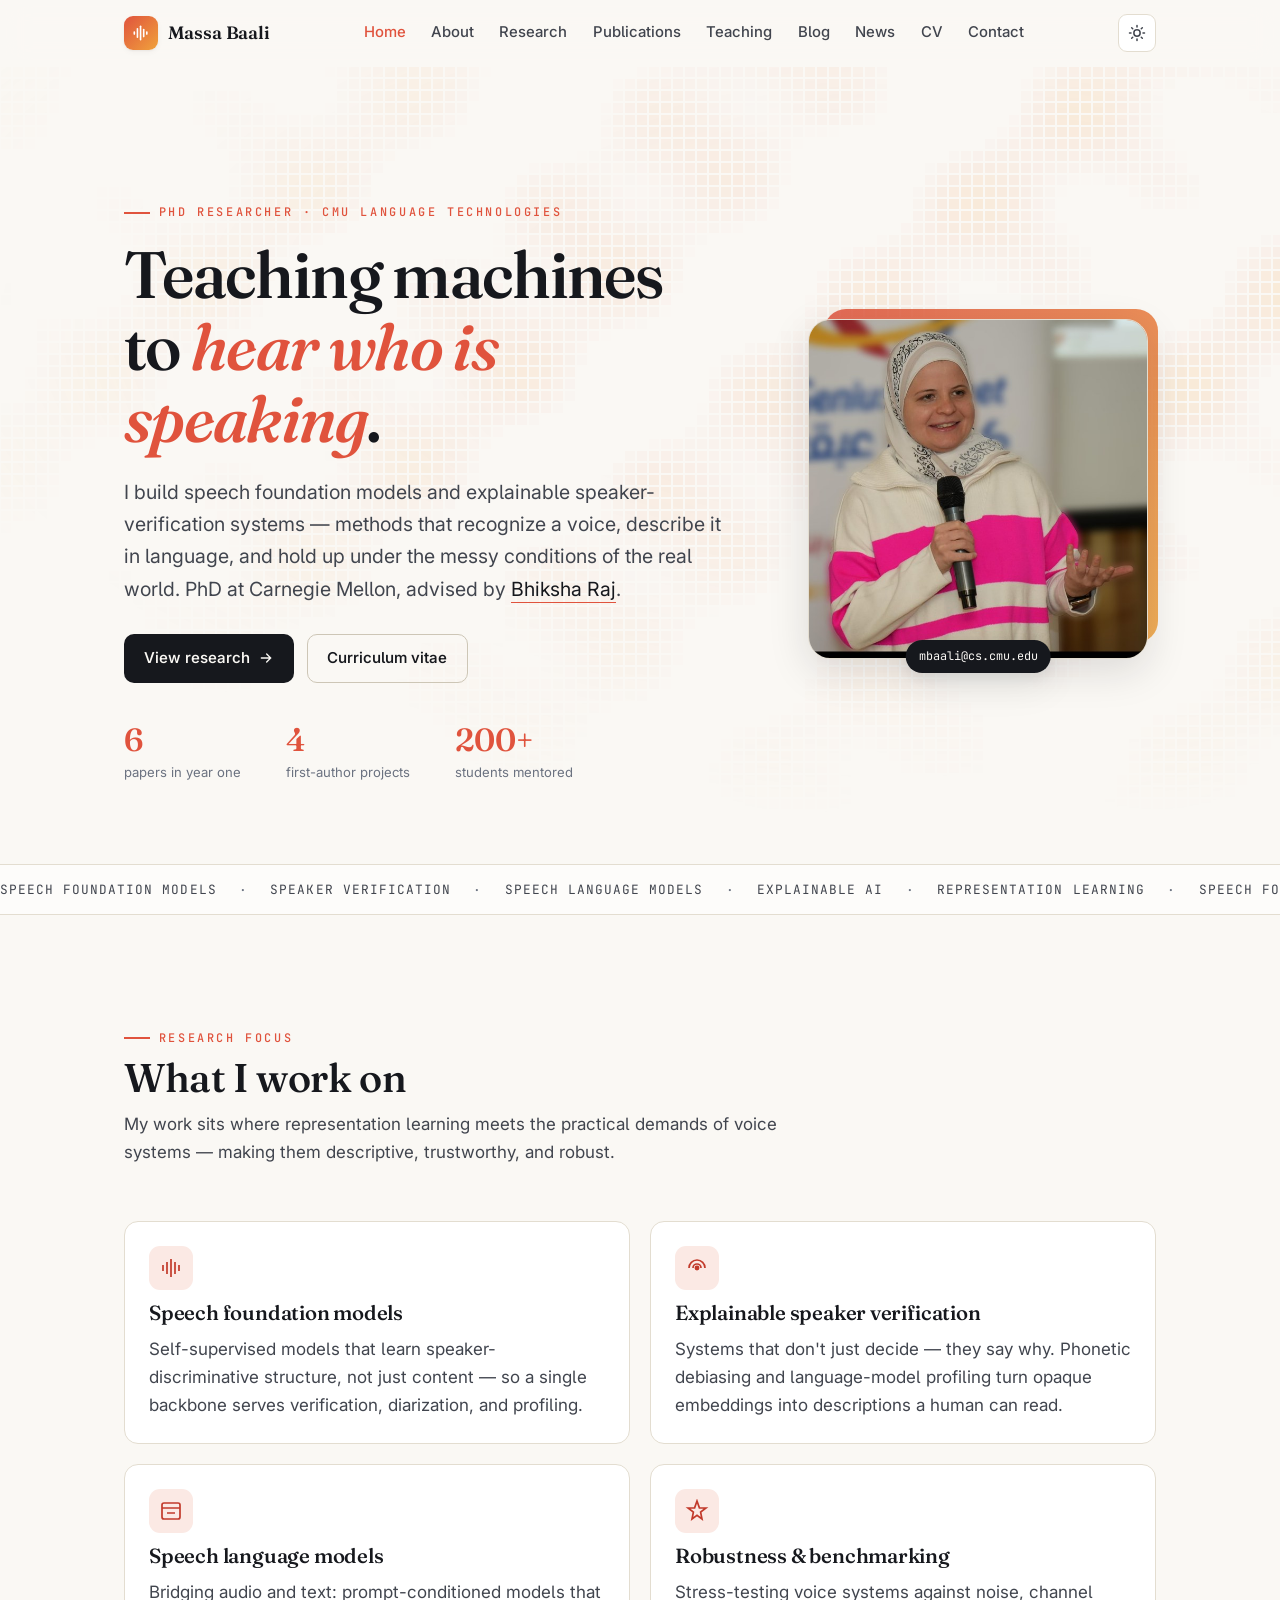
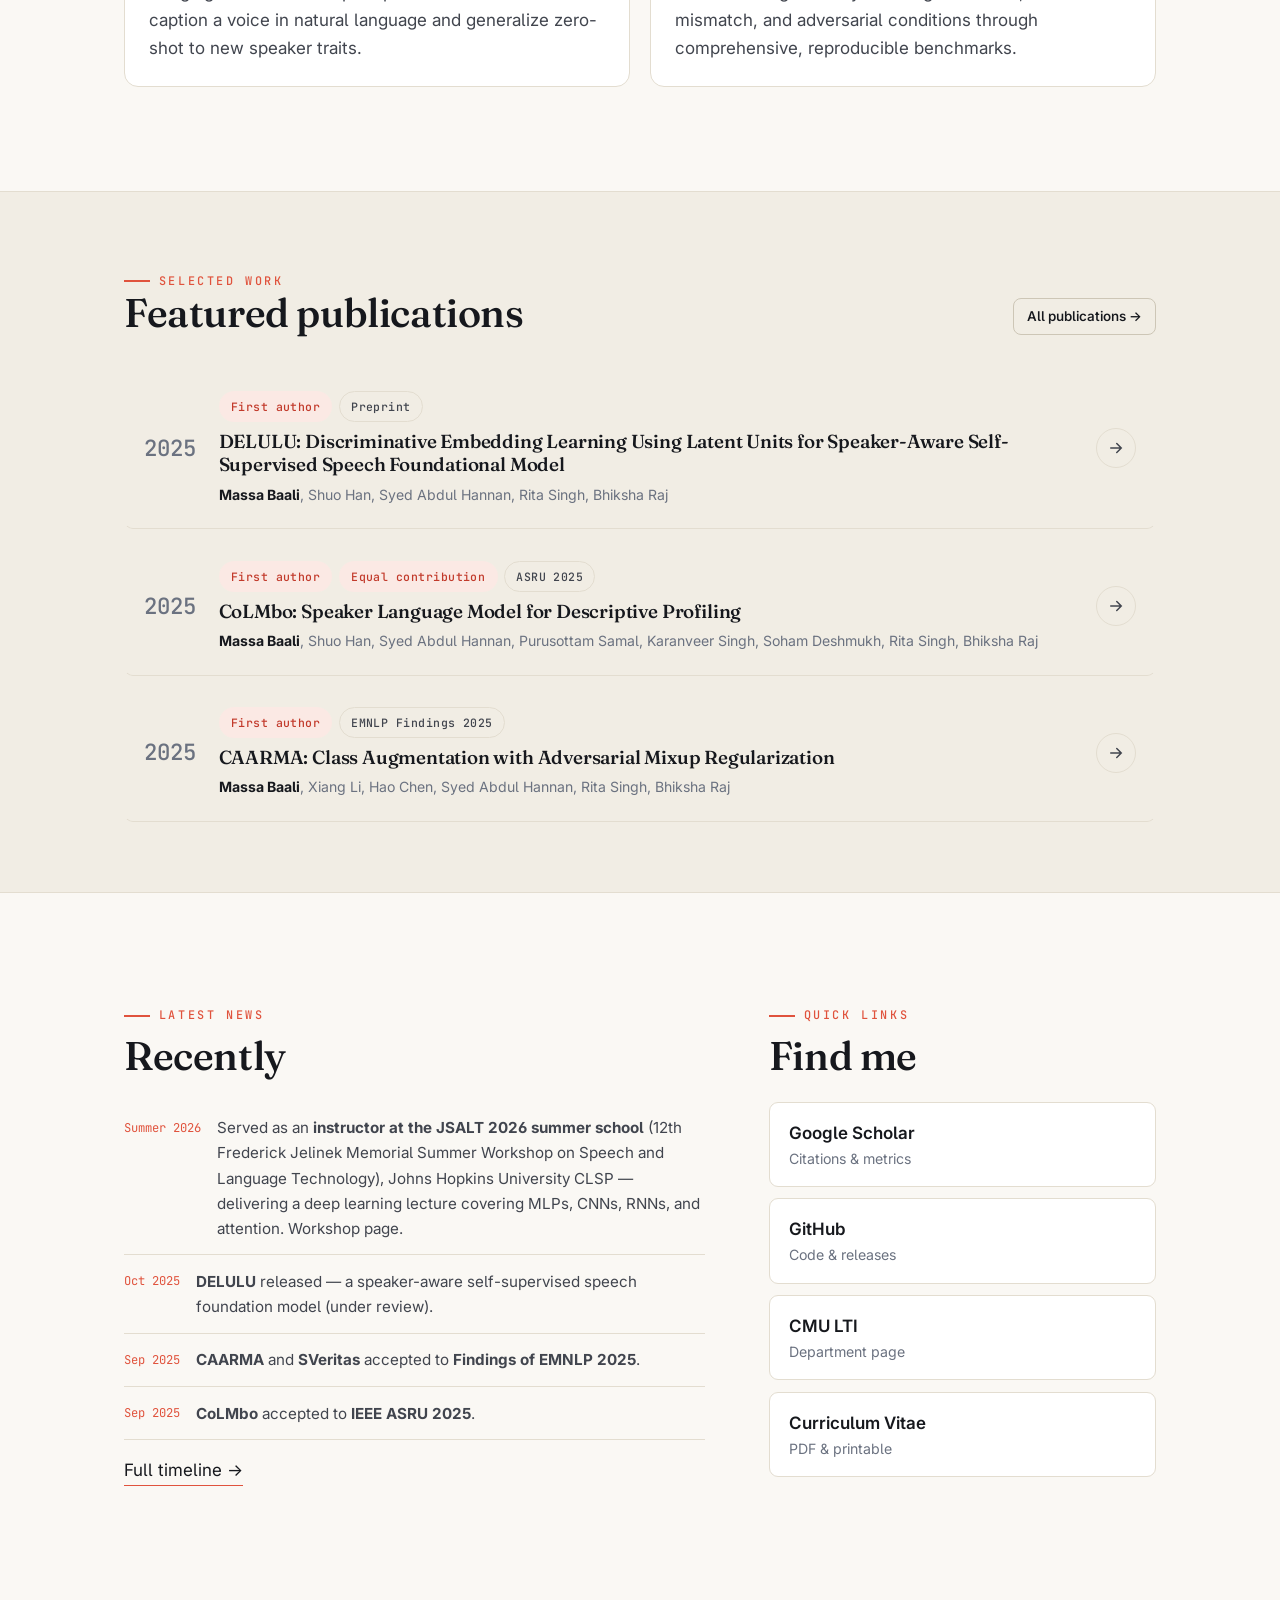
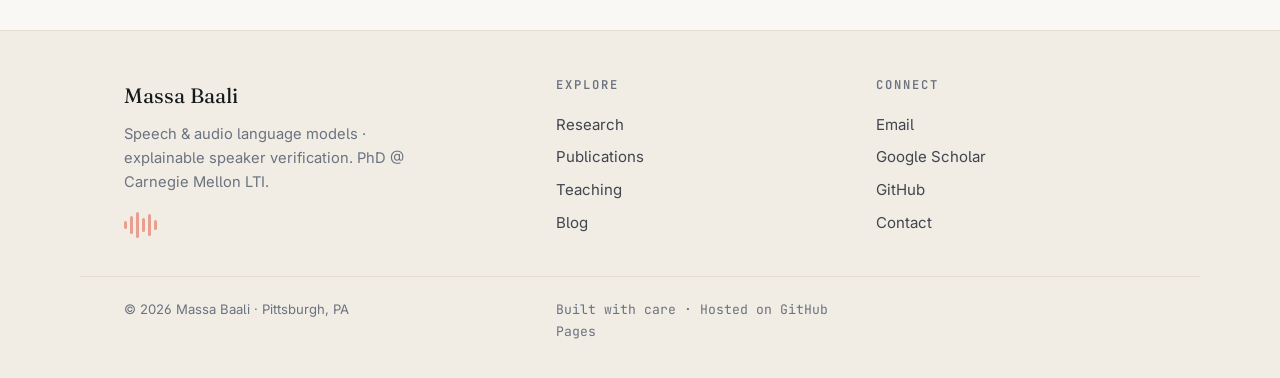
<file: index.html>
<!DOCTYPE html>
<html lang="en" data-theme="light">
<head>
<meta charset="UTF-8">
<meta name="viewport" content="width=device-width, initial-scale=1.0">
<title>Massa Baali — Speech & Audio Language Models · CMU</title>
<meta name="description" content="Massa Baali is a PhD researcher at Carnegie Mellon University's Language Technologies Institute, advised by Bhiksha Raj. Research on speech foundation models, explainable speaker verification, and speech language models.">
<link rel="canonical" href="https://massabaali7.github.io/">
<!-- Open Graph -->
<meta property="og:type" content="website">
<meta property="og:title" content="Massa Baali — Speech & Audio Language Models">
<meta property="og:description" content="PhD researcher at CMU LTI working on speech foundation models, explainable speaker verification, and speech language models.">
<meta property="og:image" content="https://massabaali7.github.io/assets/img/headshot@2x.jpg">
<meta property="og:url" content="https://massabaali7.github.io/">
<meta name="twitter:card" content="summary_large_image">
<link rel="preconnect" href="https://fonts.googleapis.com">
<link rel="preconnect" href="https://fonts.gstatic.com" crossorigin>
<link href="https://fonts.googleapis.com/css2?family=Fraunces:opsz,wght@9..144,400..600&family=Inter:wght@400;500;550;600&family=JetBrains+Mono:wght@400;500;600&display=swap" rel="stylesheet">
<link rel="stylesheet" href="assets/css/main.css">
<link rel="icon" href="data:image/svg+xml,%3Csvg xmlns='http://www.w3.org/2000/svg' viewBox='0 0 32 32'%3E%3Crect width='32' height='32' rx='8' fill='%23e0533d'/%3E%3Cg fill='white'%3E%3Crect x='6' y='13' width='2.4' height='6' rx='1.2'/%3E%3Crect x='10.5' y='9' width='2.4' height='14' rx='1.2'/%3E%3Crect x='15' y='5' width='2.4' height='22' rx='1.2'/%3E%3Crect x='19.5' y='10' width='2.4' height='12' rx='1.2'/%3E%3Crect x='24' y='14' width='2.4' height='4' rx='1.2'/%3E%3C/g%3E%3C/svg%3E">
<script type="application/ld+json">
{"@context":"https://schema.org","@type":"Person","name":"Massa Baali","jobTitle":"PhD Researcher","affiliation":{"@type":"Organization","name":"Carnegie Mellon University, Language Technologies Institute"},"email":"mbaali@cs.cmu.edu","url":"https://massabaali7.github.io/","sameAs":["https://github.com/massabaali7","https://scholar.google.com/citations?user=M5HhA0kAAAAJ","https://www.lti.cs.cmu.edu/people/students/baali-massa.html"],"knowsAbout":["Speech Foundation Models","Speaker Verification","Speech Language Models","Explainable AI","Representation Learning"]}
</script>
</head>
<body>
<a class="skip-link" href="#main">Skip to content</a>

<!-- ============ HEADER ============ -->
<header class="site-header">
  <div class="wrap">
    <a class="brand" href="index.html" aria-label="Massa Baali — home">
      <span class="glyph" aria-hidden="true">
        <svg viewBox="0 0 32 32" fill="currentColor"><rect x="4" y="13" width="2.6" height="6" rx="1.3"/><rect x="9" y="8" width="2.6" height="16" rx="1.3"/><rect x="14" y="4" width="2.6" height="24" rx="1.3"/><rect x="19" y="9" width="2.6" height="14" rx="1.3"/><rect x="24" y="13" width="2.6" height="6" rx="1.3"/></svg>
      </span>
      Massa Baali
    </a>
    <nav class="nav" aria-label="Primary">
      <a href="index.html">Home</a>
      <a href="about.html">About</a>
      <a href="research.html">Research</a>
      <a href="publications.html">Publications</a>
      <a href="teaching.html">Teaching</a>
      <a href="blog.html">Blog</a>
      <a href="news.html">News</a>
      <a href="cv.html">CV</a>
      <a href="contact.html">Contact</a>
    </nav>
    <div class="nav-tools">
      <button class="icon-btn theme-toggle" aria-label="Toggle dark mode">
        <svg class="sun" viewBox="0 0 24 24" fill="none" stroke="currentColor" stroke-width="2" stroke-linecap="round"><circle cx="12" cy="12" r="4.2"/><path d="M12 2v2M12 20v2M4.9 4.9l1.4 1.4M17.7 17.7l1.4 1.4M2 12h2M20 12h2M4.9 19.1l1.4-1.4M17.7 6.3l1.4-1.4"/></svg>
        <svg class="moon" viewBox="0 0 24 24" fill="currentColor"><path d="M21 12.8A9 9 0 1 1 11.2 3a7 7 0 0 0 9.8 9.8z"/></svg>
      </button>
      <button class="icon-btn menu-btn" aria-label="Menu" aria-expanded="false">
        <svg viewBox="0 0 24 24" fill="none" stroke="currentColor" stroke-width="2" stroke-linecap="round"><path d="M3 6h18M3 12h18M3 18h18"/></svg>
      </button>
    </div>
  </div>
</header>

<main id="main">
<!-- ============ HERO ============ -->
<section class="hero-home">
  <canvas id="spec" class="spec-canvas" aria-hidden="true"></canvas>
  <div class="wrap hero-grid">
    <div class="hero-copy">
      <span class="eyebrow reveal">PhD Researcher · CMU Language Technologies</span>
      <h1 class="reveal" data-d="1">Teaching machines<br>to <span class="ink-grad">hear who is speaking</span>.</h1>
      <p class="lede reveal" data-d="2">I build speech foundation models and explainable speaker-verification systems — methods that recognize a voice, describe it in language, and hold up under the messy conditions of the real world. PhD at Carnegie Mellon, advised by <a class="link-u" href="https://www.cs.cmu.edu/~bhiksha/" target="_blank" rel="noopener">Bhiksha Raj</a>.</p>
      <div class="hero-cta reveal" data-d="3">
        <a class="btn btn--primary" href="research.html">View research
          <svg viewBox="0 0 24 24" fill="none" stroke="currentColor" stroke-width="2" stroke-linecap="round"><path d="M5 12h14M13 6l6 6-6 6"/></svg></a>
        <a class="btn btn--ghost" href="cv.html">Curriculum vitae</a>
      </div>
      <ul class="hero-stats reveal" data-d="4">
        <li><b>6</b><span>papers in year one</span></li>
        <li><b>4</b><span>first-author projects</span></li>
        <li><b>200+</b><span>students mentored</span></li>
      </ul>
    </div>
    <div class="hero-portrait reveal" data-d="2">
      <div class="portrait-frame">
        <img src="assets/img/headshot.jpg" srcset="assets/img/headshot.jpg 640w, assets/img/headshot@2x.jpg 1000w" sizes="(max-width:600px) 70vw, 340px" width="340" height="340" alt="Massa Baali speaking at a podium" fetchpriority="high">
        <span class="portrait-tag mono">mbaali@cs.cmu.edu</span>
      </div>
    </div>
  </div>
  <div class="hero-marquee" aria-hidden="true">
    <div class="marquee-track">
      <span>Speech Foundation Models</span><span>·</span><span>Speaker Verification</span><span>·</span><span>Speech Language Models</span><span>·</span><span>Explainable AI</span><span>·</span><span>Representation Learning</span><span>·</span>
      <span>Speech Foundation Models</span><span>·</span><span>Speaker Verification</span><span>·</span><span>Speech Language Models</span><span>·</span><span>Explainable AI</span><span>·</span><span>Representation Learning</span><span>·</span>
    </div>
  </div>
</section>

<!-- ============ RESEARCH INTERESTS ============ -->
<section class="section" id="interests">
  <div class="wrap">
    <div class="section-head reveal">
      <span class="eyebrow">Research focus</span>
      <h2>What I work on</h2>
      <p>My work sits where representation learning meets the practical demands of voice systems — making them descriptive, trustworthy, and robust.</p>
    </div>
    <div class="grid cols-2 interest-grid">
      <article class="card reveal" data-d="1">
        <div class="ic"><svg viewBox="0 0 24 24" fill="none" stroke="currentColor" stroke-width="1.7"><path d="M12 3v18M8 6v12M4 9v6M16 6v12M20 9v6"/></svg></div>
        <h3>Speech foundation models</h3>
        <p>Self-supervised models that learn speaker-discriminative structure, not just content — so a single backbone serves verification, diarization, and profiling.</p>
      </article>
      <article class="card reveal" data-d="2">
        <div class="ic"><svg viewBox="0 0 24 24" fill="none" stroke="currentColor" stroke-width="1.7"><path d="M4 12a8 8 0 0 1 16 0M8 12a4 4 0 0 1 8 0"/><circle cx="12" cy="12" r="1.6" fill="currentColor"/></svg></div>
        <h3>Explainable speaker verification</h3>
        <p>Systems that don't just decide — they say why. Phonetic debiasing and language-model profiling turn opaque embeddings into descriptions a human can read.</p>
      </article>
      <article class="card reveal" data-d="3">
        <div class="ic"><svg viewBox="0 0 24 24" fill="none" stroke="currentColor" stroke-width="1.7"><rect x="3" y="4" width="18" height="16" rx="2"/><path d="M3 9h18M8 14h8"/></svg></div>
        <h3>Speech language models</h3>
        <p>Bridging audio and text: prompt-conditioned models that caption a voice in natural language and generalize zero-shot to new speaker traits.</p>
      </article>
      <article class="card reveal" data-d="4">
        <div class="ic"><svg viewBox="0 0 24 24" fill="none" stroke="currentColor" stroke-width="1.7"><path d="M12 2l2.4 6.8L21 9l-5.4 4.2L17 20l-5-3.6L7 20l1.4-6.8L3 9l6.6-.2z"/></svg></div>
        <h3>Robustness & benchmarking</h3>
        <p>Stress-testing voice systems against noise, channel mismatch, and adversarial conditions through comprehensive, reproducible benchmarks.</p>
      </article>
    </div>
  </div>
</section>

<!-- ============ FEATURED PUBLICATIONS ============ -->
<section class="section section--tight" id="featured" style="background:var(--bg-sunken);border-block:1px solid var(--line)">
  <div class="wrap">
    <div class="feat-head reveal">
      <div>
        <span class="eyebrow">Selected work</span>
        <h2>Featured publications</h2>
      </div>
      <a class="btn btn--ghost btn--sm" href="publications.html">All publications &rarr;</a>
    </div>
    <div id="featured-list" class="feat-list"></div>
  </div>
</section>

<!-- ============ NEWS + QUICK LINKS ============ -->
<section class="section">
  <div class="wrap news-split">
    <div class="reveal">
      <span class="eyebrow">Latest news</span>
      <h2 style="margin:.5rem 0 1.5rem">Recently</h2>
      <ol class="mini-timeline" id="mini-news"></ol>
      <a class="link-u" href="news.html" style="margin-top:1rem;display:inline-block">Full timeline &rarr;</a>
    </div>
    <aside class="reveal" data-d="2">
      <span class="eyebrow">Quick links</span>
      <h2 style="margin:.5rem 0 1.5rem">Find me</h2>
      <div class="quick-grid">
        <a class="quick" href="https://scholar.google.com/citations?user=M5HhA0kAAAAJ" target="_blank" rel="noopener"><span>Google Scholar</span><small>Citations & metrics</small></a>
        <a class="quick" href="https://github.com/massabaali7" target="_blank" rel="noopener"><span>GitHub</span><small>Code & releases</small></a>
        <a class="quick" href="https://www.lti.cs.cmu.edu/people/students/baali-massa.html" target="_blank" rel="noopener"><span>CMU LTI</span><small>Department page</small></a>
        <a class="quick" href="cv.html"><span>Curriculum Vitae</span><small>PDF & printable</small></a>
      </div>
    </aside>
  </div>
</section>
</main>

<!-- ============ FOOTER ============ -->
<footer class="site-footer">
  <div class="wrap">
    <div class="foot-brand-col">
      <div class="foot-brand">Massa Baali</div>
      <p class="muted" style="max-width:34ch;font-size:.92rem">Speech & audio language models · explainable speaker verification. PhD @ Carnegie Mellon LTI.</p>
      <div class="wave-rule" aria-hidden="true" style="margin-top:1.1rem">
        <span style="height:30%"></span><span style="height:70%;animation-delay:.1s"></span><span style="height:100%;animation-delay:.2s"></span><span style="height:55%;animation-delay:.3s"></span><span style="height:85%;animation-delay:.4s"></span><span style="height:40%;animation-delay:.5s"></span>
      </div>
    </div>
    <div>
      <h4>Explore</h4>
      <a href="research.html">Research</a><a href="publications.html">Publications</a><a href="teaching.html">Teaching</a><a href="blog.html">Blog</a>
    </div>
    <div>
      <h4>Connect</h4>
      <a href="mailto:mbaali@cs.cmu.edu">Email</a>
      <a href="https://scholar.google.com/citations?user=M5HhA0kAAAAJ" target="_blank" rel="noopener">Google Scholar</a>
      <a href="https://github.com/massabaali7" target="_blank" rel="noopener">GitHub</a>
      <a href="contact.html">Contact</a>
    </div>
  </div>
  <div class="wrap foot-bottom">
    <span>© <span id="yr"></span> Massa Baali · Pittsburgh, PA</span>
    <span class="mono">Built with care · Hosted on GitHub Pages</span>
  </div>
</footer>

<style>
/* ---- home-specific ---- */
.ink-grad { color: var(--accent); font-style: italic; }
.link-u { color: var(--ink); border-bottom: 1.5px solid var(--accent); padding-bottom: 1px; transition: color .2s; }
.link-u:hover { color: var(--accent); }

.hero-home { position: relative; overflow: hidden; padding-block: clamp(40px,7vw,80px) 0; }
.spec-canvas { position: absolute; inset: 0; width: 100%; height: 100%; opacity: .22; pointer-events: none; z-index: 0;
  -webkit-mask-image: radial-gradient(120% 80% at 75% 30%, #000 30%, transparent 75%);
  mask-image: radial-gradient(120% 80% at 75% 30%, #000 30%, transparent 75%); }
.hero-grid { position: relative; z-index: 1; display: grid; grid-template-columns: 1.55fr .9fr; gap: clamp(2rem,5vw,4rem); align-items: center; padding-block: clamp(1rem,4vw,3rem); }
.hero-copy h1 { margin: 1rem 0 1.3rem; }
.hero-cta { display: flex; gap: .8rem; flex-wrap: wrap; margin-top: 1.8rem; }
.hero-stats { list-style: none; padding: 0; display: flex; gap: clamp(1.4rem,4vw,2.8rem); margin-top: 2.6rem; flex-wrap: wrap; }
.hero-stats li { display: flex; flex-direction: column; }
.hero-stats b { font-family: var(--ff-display); font-size: 2rem; font-weight: 560; color: var(--accent); line-height: 1; }
.hero-stats span { font-size: .82rem; color: var(--ink-faint); margin-top: .35rem; }

.hero-portrait { display: flex; justify-content: center; }
.portrait-frame { position: relative; width: min(340px, 78vw); }
.portrait-frame img { border-radius: var(--radius-lg); aspect-ratio: 1; object-fit: cover; box-shadow: var(--shadow-lg); border: 1px solid var(--line); }
.portrait-frame::before { content:""; position: absolute; inset: -10px -10px 16px 16px; border-radius: var(--radius-lg); background: linear-gradient(135deg, var(--accent), var(--accent-warm)); z-index: -1; opacity: .85; }
.portrait-tag { position: absolute; bottom: -14px; left: 50%; transform: translateX(-50%); background: var(--ink); color: var(--bg); font-size: .74rem; padding: .4rem .8rem; border-radius: 100px; box-shadow: var(--shadow); white-space: nowrap; }

.hero-marquee { position: relative; z-index: 1; overflow: hidden; border-top: 1px solid var(--line); border-bottom: 1px solid var(--line); padding: .9rem 0; margin-top: clamp(1rem,3vw,2rem); background: color-mix(in srgb, var(--bg-raised) 60%, transparent); }
.marquee-track { display: flex; gap: 1.4rem; white-space: nowrap; width: max-content; animation: marquee 34s linear infinite; font-family: var(--ff-mono); font-size: .8rem; letter-spacing: .08em; text-transform: uppercase; color: var(--ink-faint); }
.marquee-track span:not(:nth-child(even)) { color: var(--ink-soft); }
@keyframes marquee { to { transform: translateX(-50%); } }

.interest-grid .card { display: flex; flex-direction: column; gap: .7rem; }
.ic { width: 44px; height: 44px; border-radius: 11px; background: var(--accent-tint); color: var(--accent-deep); display: grid; place-items: center; }
html[data-theme="dark"] .ic { color: var(--accent); }
.ic svg { width: 24px; height: 24px; }

.feat-head { display: flex; justify-content: space-between; align-items: flex-end; gap: 1rem; margin-bottom: 2rem; flex-wrap: wrap; }
.feat-list { display: flex; flex-direction: column; gap: .5rem; }

.news-split { display: grid; grid-template-columns: 1.5fr 1fr; gap: clamp(2rem,5vw,4rem); }
.mini-timeline { list-style: none; padding: 0; margin: 0; }
.mini-timeline li { display: grid; grid-template-columns: auto 1fr; gap: 1rem; padding: .85rem 0; border-bottom: 1px solid var(--line); }
.mini-timeline time { font-family: var(--ff-mono); font-size: .76rem; color: var(--accent); white-space: nowrap; padding-top: .15rem; }
.mini-timeline p { font-size: .95rem; color: var(--ink-soft); }
.quick-grid { display: grid; gap: .7rem; }
.quick { display: flex; flex-direction: column; padding: 1rem 1.2rem; border: 1px solid var(--line); border-radius: var(--radius-sm); background: var(--bg-raised); transition: all .2s var(--ease); }
.quick:hover { border-color: var(--accent); transform: translateX(4px); }
.quick span { font-weight: 600; }
.quick small { color: var(--ink-faint); }

@media (max-width: 860px){ .hero-grid { grid-template-columns: 1fr; } .hero-portrait { order: -1; } .news-split { grid-template-columns: 1fr; } }
</style>

<script src="assets/js/publications-data.js"></script>
<script src="assets/js/news-data.js"></script>
<script src="assets/js/site.js"></script>
<script>
document.getElementById("yr").textContent = new Date().getFullYear();

/* featured pubs (first 3) */
(function(){
  const wrap = document.getElementById("featured-list");
  if (!wrap || !window.PUBLICATIONS) return;
  const flagLabel = { first:"First author", equal:"Equal contribution" };
  PUBLICATIONS.slice(0,3).forEach((p,i) => {
    const authors = p.authors.map(a => a.me ? `<b>${a.n}</b>` : a.n).join(", ");
    const badges = (p.flags||[]).map(f => `<span class="chip chip--accent tag-mono">${flagLabel[f]||f}</span>`).join("");
    const el = document.createElement("article");
    el.className = "feat-item reveal"; el.dataset.d = (i+1);
    el.innerHTML = `
      <div class="feat-year mono">${p.year}</div>
      <div class="feat-body">
        <div class="feat-badges">${badges}<span class="chip tag-mono">${p.venueShort}</span></div>
        <h3><a href="publications.html#${p.id}">${p.title}</a></h3>
        <p class="feat-auth">${authors}</p>
      </div>
      <a class="feat-arrow" href="publications.html#${p.id}" aria-label="Read more">
        <svg viewBox="0 0 24 24" fill="none" stroke="currentColor" stroke-width="2" stroke-linecap="round"><path d="M5 12h14M13 6l6 6-6 6"/></svg>
      </a>`;
    wrap.appendChild(el);
  });
})();

/* mini news (first 4) */
(function(){
  const ol = document.getElementById("mini-news");
  if (!ol || !window.NEWS) return;
  NEWS.slice(0,4).forEach(n => {
    const li = document.createElement("li");
    li.innerHTML = `<time>${n.date}</time><p>${n.html}</p>`;
    ol.appendChild(li);
  });
})();

/* signature: animated spectrogram canvas */
(function(){
  const c = document.getElementById("spec"); if(!c) return;
  const ctx = c.getContext("2d");
  const reduce = window.matchMedia("(prefers-reduced-motion: reduce)").matches;
  let W,H,cols,rows, t=0, raf;
  const cell = 12;
  function size(){ W=c.width=c.offsetWidth*devicePixelRatio; H=c.height=c.offsetHeight*devicePixelRatio;
    cols=Math.ceil(W/(cell*devicePixelRatio)); rows=Math.ceil(H/(cell*devicePixelRatio)); }
  function hot(v){ // 0..1 -> spectrogram color
    const stops=[[46,111,149],[224,83,61],[240,162,60]];
    if(v<.5){const k=v/.5;return mix(stops[0],stops[1],k);} const k=(v-.5)/.5;return mix(stops[1],stops[2],k);
  }
  function mix(a,b,k){return `rgb(${a.map((x,i)=>Math.round(x+(b[i]-x)*k)).join(",")})`;}
  function draw(){
    ctx.clearRect(0,0,W,H); const s=cell*devicePixelRatio;
    for(let x=0;x<cols;x++){ for(let y=0;y<rows;y++){
      const n=Math.sin(x*.35+t*.04)*Math.cos(y*.4-t*.02)+Math.sin((x+y)*.2+t*.03);
      const v=(n+2)/4; const a=Math.max(0,(v-.45))*1.3;
      if(a<=0.02) continue;
      ctx.globalAlpha=a; ctx.fillStyle=hot(v);
      ctx.fillRect(x*s+1,y*s+1,s-2,s-2);
    }}
    ctx.globalAlpha=1; t++; raf=requestAnimationFrame(draw);
  }
  size(); window.addEventListener("resize",size);
  if(reduce){ draw(); cancelAnimationFrame(raf); } else draw();
})();
</script>
<style>
.feat-item { display: grid; grid-template-columns: auto 1fr auto; gap: 1.4rem; align-items: center; padding: 1.4rem 1.2rem; border: 1px solid transparent; border-bottom-color: var(--line); border-radius: var(--radius-sm); transition: all .25s var(--ease); }
.feat-item:hover { background: var(--bg-raised); border-color: var(--line); transform: translateX(4px); box-shadow: var(--shadow-sm); }
.feat-year { font-size: 1.4rem; color: var(--ink-faint); font-weight: 500; }
.feat-badges { display: flex; gap: .4rem; flex-wrap: wrap; margin-bottom: .5rem; }
.feat-body h3 { font-size: 1.18rem; line-height: 1.25; margin-bottom: .35rem; }
.feat-body h3 a:hover { color: var(--accent); }
.feat-auth { font-size: .88rem; color: var(--ink-faint); }
.feat-auth b { color: var(--ink); }
.feat-arrow { width: 40px; height: 40px; border-radius: 50%; border: 1px solid var(--line); display: grid; place-items: center; color: var(--ink-soft); flex: none; transition: all .2s; }
.feat-arrow:hover { background: var(--accent); color: #fff; border-color: var(--accent); }
.feat-arrow svg { width: 18px; height: 18px; }
@media(max-width:640px){ .feat-item { grid-template-columns: 1fr; gap: .6rem; } .feat-year{font-size:1rem} .feat-arrow{display:none} }
</style>
</body>
</html>
</file>
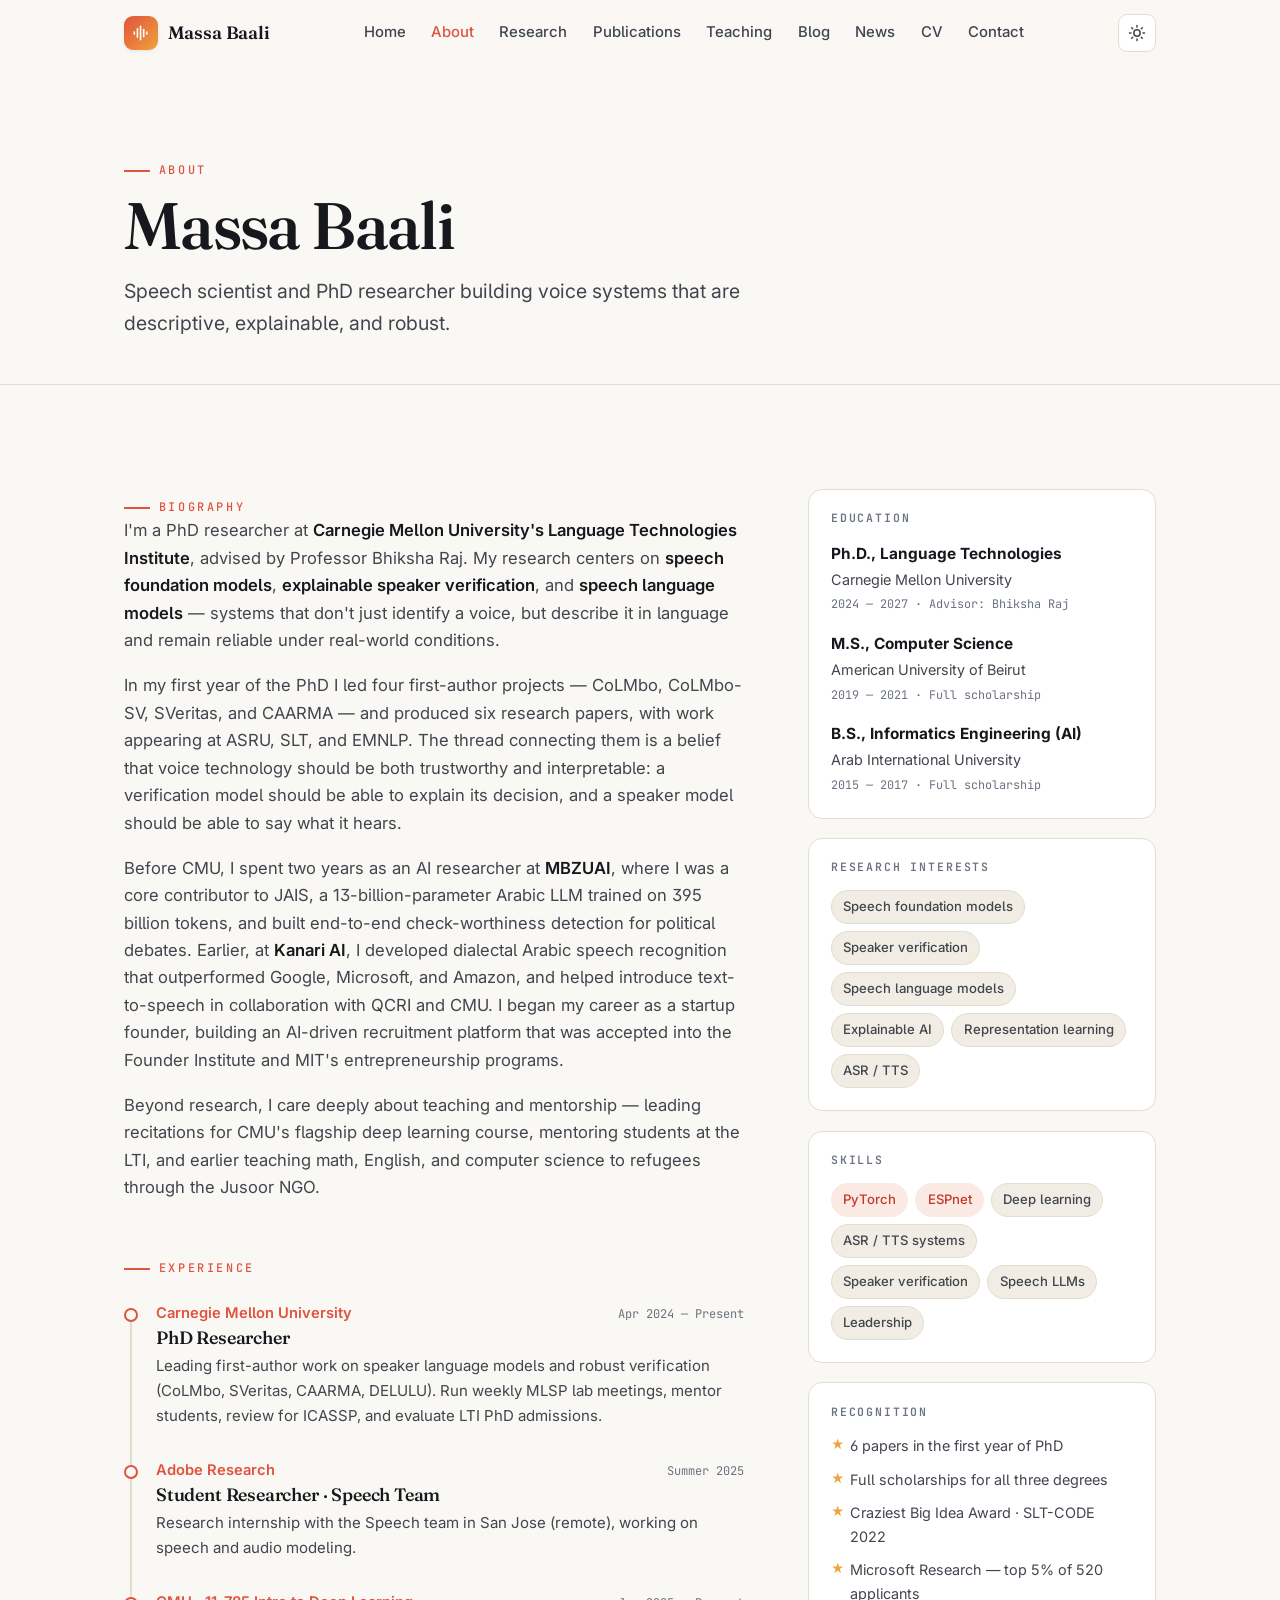
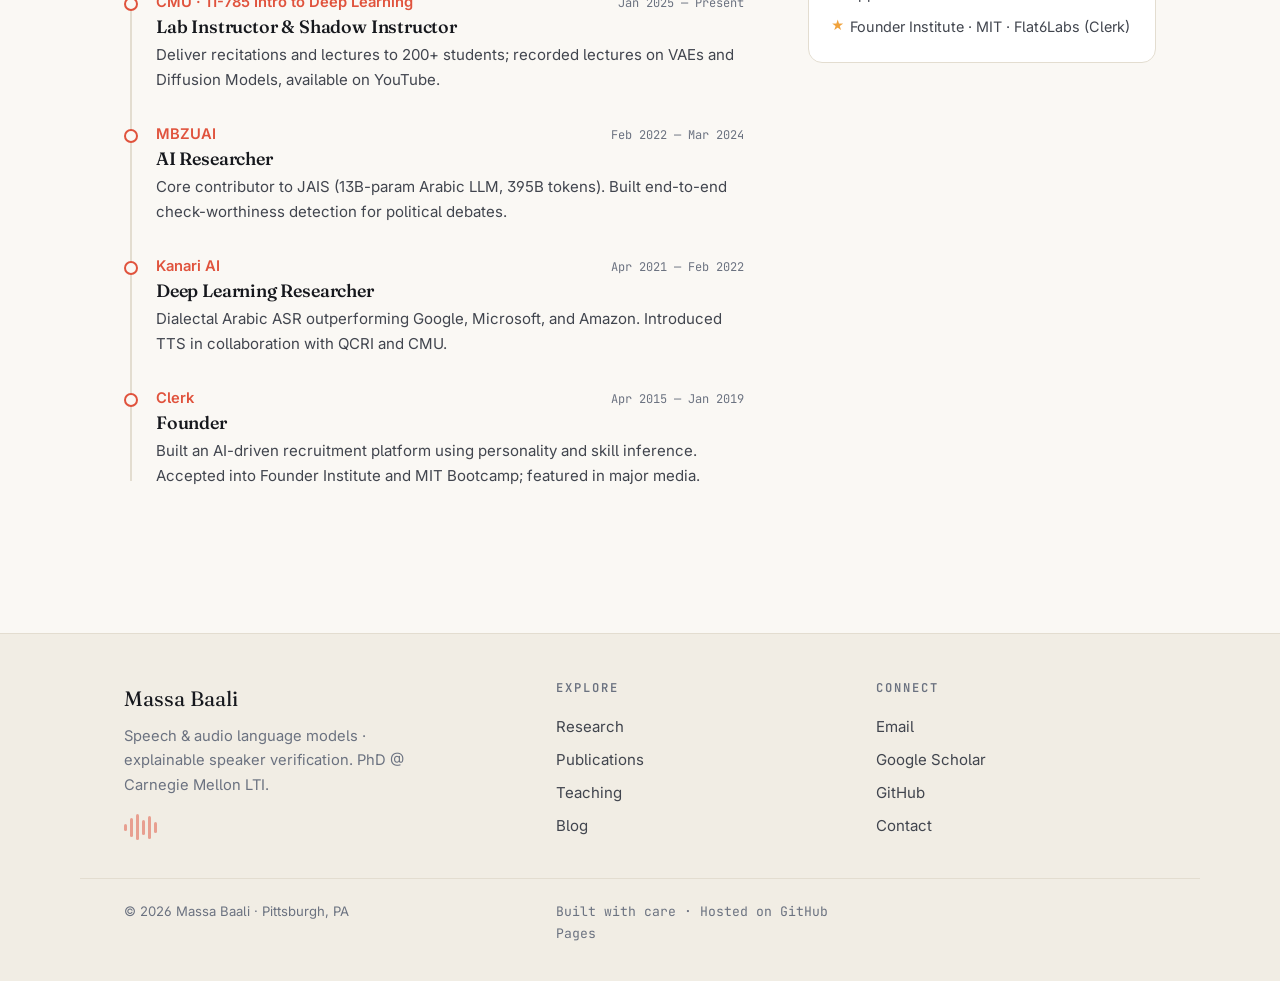
<file: about.html>
<!DOCTYPE html>
<html lang="en" data-theme="light">
<head>
<meta charset="UTF-8">
<meta name="viewport" content="width=device-width, initial-scale=1.0">
<title>About — Massa Baali</title>
<meta name="description" content="Biography, education, experience, and skills of Massa Baali, a PhD researcher at Carnegie Mellon University working on speech foundation models and explainable speaker verification.">
<link rel="canonical" href="https://massabaali7.github.io/about.html">
<meta property="og:type" content="website">
<meta property="og:title" content="About — Massa Baali">
<meta property="og:description" content="Biography, education, experience, and skills of Massa Baali, a PhD researcher at Carnegie Mellon University working on speech foundation models and explainable speaker verification.">
<meta property="og:image" content="https://massabaali7.github.io/assets/img/headshot@2x.jpg">
<meta property="og:url" content="https://massabaali7.github.io/about.html">
<meta name="twitter:card" content="summary_large_image">
<link rel="preconnect" href="https://fonts.googleapis.com">
<link rel="preconnect" href="https://fonts.gstatic.com" crossorigin>
<link href="https://fonts.googleapis.com/css2?family=Fraunces:opsz,wght@9..144,400..600&family=Inter:wght@400;500;550;600&family=JetBrains+Mono:wght@400;500;600&display=swap" rel="stylesheet">
<link rel="stylesheet" href="assets/css/main.css">
<link rel="icon" href="data:image/svg+xml,%3Csvg xmlns='http://www.w3.org/2000/svg' viewBox='0 0 32 32'%3E%3Crect width='32' height='32' rx='8' fill='%23e0533d'/%3E%3Cg fill='white'%3E%3Crect x='6' y='13' width='2.4' height='6' rx='1.2'/%3E%3Crect x='10.5' y='9' width='2.4' height='14' rx='1.2'/%3E%3Crect x='15' y='5' width='2.4' height='22' rx='1.2'/%3E%3Crect x='19.5' y='10' width='2.4' height='12' rx='1.2'/%3E%3Crect x='24' y='14' width='2.4' height='4' rx='1.2'/%3E%3C/g%3E%3C/svg%3E">
<script>document.documentElement.classList.remove('no-js');</script>
</head>
<body class="no-js">
<a class="skip-link" href="#main">Skip to content</a>
<!-- ============ HEADER ============ -->
<header class="site-header">
  <div class="wrap">
    <a class="brand" href="index.html" aria-label="Massa Baali — home">
      <span class="glyph" aria-hidden="true">
        <svg viewBox="0 0 32 32" fill="currentColor"><rect x="4" y="13" width="2.6" height="6" rx="1.3"/><rect x="9" y="8" width="2.6" height="16" rx="1.3"/><rect x="14" y="4" width="2.6" height="24" rx="1.3"/><rect x="19" y="9" width="2.6" height="14" rx="1.3"/><rect x="24" y="13" width="2.6" height="6" rx="1.3"/></svg>
      </span>
      Massa Baali
    </a>
    <nav class="nav" aria-label="Primary">
      <a href="index.html">Home</a>
      <a href="about.html">About</a>
      <a href="research.html">Research</a>
      <a href="publications.html">Publications</a>
      <a href="teaching.html">Teaching</a>
      <a href="blog.html">Blog</a>
      <a href="news.html">News</a>
      <a href="cv.html">CV</a>
      <a href="contact.html">Contact</a>
    </nav>
    <div class="nav-tools">
      <button class="icon-btn theme-toggle" aria-label="Toggle dark mode">
        <svg class="sun" viewBox="0 0 24 24" fill="none" stroke="currentColor" stroke-width="2" stroke-linecap="round"><circle cx="12" cy="12" r="4.2"/><path d="M12 2v2M12 20v2M4.9 4.9l1.4 1.4M17.7 17.7l1.4 1.4M2 12h2M20 12h2M4.9 19.1l1.4-1.4M17.7 6.3l1.4-1.4"/></svg>
        <svg class="moon" viewBox="0 0 24 24" fill="currentColor"><path d="M21 12.8A9 9 0 1 1 11.2 3a7 7 0 0 0 9.8 9.8z"/></svg>
      </button>
      <button class="icon-btn menu-btn" aria-label="Menu" aria-expanded="false">
        <svg viewBox="0 0 24 24" fill="none" stroke="currentColor" stroke-width="2" stroke-linecap="round"><path d="M3 6h18M3 12h18M3 18h18"/></svg>
      </button>
    </div>
  </div>
</header>


<main id="main">
<section class="page-hero">
  <div class="wrap">
    <span class="eyebrow reveal">About</span>
    <h1 class="reveal" data-d="1">Massa Baali</h1>
    <p class="lede reveal" data-d="2">Speech scientist and PhD researcher building voice systems that are descriptive, explainable, and robust.</p>
  </div>
</section>

<section class="section">
  <div class="wrap about-grid">
    <div class="about-main">
      <div class="reveal">
        <span class="eyebrow">Biography</span>
        <div class="prose">
          <p>I'm a PhD researcher at <b>Carnegie Mellon University's Language Technologies Institute</b>, advised by Professor <a class="link-u" href="https://www.cs.cmu.edu/~bhiksha/" target="_blank" rel="noopener">Bhiksha Raj</a>. My research centers on <b>speech foundation models</b>, <b>explainable speaker verification</b>, and <b>speech language models</b> — systems that don't just identify a voice, but describe it in language and remain reliable under real-world conditions.</p>
          <p>In my first year of the PhD I led four first-author projects — CoLMbo, CoLMbo-SV, SVeritas, and CAARMA — and produced six research papers, with work appearing at ASRU, SLT, and EMNLP. The thread connecting them is a belief that voice technology should be both trustworthy and interpretable: a verification model should be able to explain its decision, and a speaker model should be able to say what it hears.</p>
          <p>Before CMU, I spent two years as an AI researcher at <b>MBZUAI</b>, where I was a core contributor to JAIS, a 13-billion-parameter Arabic LLM trained on 395 billion tokens, and built end-to-end check-worthiness detection for political debates. Earlier, at <b>Kanari AI</b>, I developed dialectal Arabic speech recognition that outperformed Google, Microsoft, and Amazon, and helped introduce text-to-speech in collaboration with QCRI and CMU. I began my career as a startup founder, building an AI-driven recruitment platform that was accepted into the Founder Institute and MIT's entrepreneurship programs.</p>
          <p>Beyond research, I care deeply about teaching and mentorship — leading recitations for CMU's flagship deep learning course, mentoring students at the LTI, and earlier teaching math, English, and computer science to refugees through the Jusoor NGO.</p>
        </div>
      </div>

      <div class="reveal" style="margin-top:3rem">
        <span class="eyebrow">Experience</span>
        <ol class="xp">
          <li>
            <div class="xp-meta"><span class="xp-org">Carnegie Mellon University</span><span class="xp-date mono">Apr 2024 — Present</span></div>
            <h3>PhD Researcher</h3>
            <p>Leading first-author work on speaker language models and robust verification (CoLMbo, SVeritas, CAARMA, DELULU). Run weekly MLSP lab meetings, mentor students, review for ICASSP, and evaluate LTI PhD admissions.</p>
          </li>
          <li>
            <div class="xp-meta"><span class="xp-org">Adobe Research</span><span class="xp-date mono">Summer 2025</span></div>
            <h3>Student Researcher · Speech Team</h3>
            <p>Research internship with the Speech team in San Jose (remote), working on speech and audio modeling.</p>
          </li>
          <li>
            <div class="xp-meta"><span class="xp-org">CMU · 11-785 Intro to Deep Learning</span><span class="xp-date mono">Jan 2025 — Present</span></div>
            <h3>Lab Instructor & Shadow Instructor</h3>
            <p>Deliver recitations and lectures to 200+ students; recorded lectures on VAEs and Diffusion Models, available on YouTube.</p>
          </li>
          <li>
            <div class="xp-meta"><span class="xp-org">MBZUAI</span><span class="xp-date mono">Feb 2022 — Mar 2024</span></div>
            <h3>AI Researcher</h3>
            <p>Core contributor to JAIS (13B-param Arabic LLM, 395B tokens). Built end-to-end check-worthiness detection for political debates.</p>
          </li>
          <li>
            <div class="xp-meta"><span class="xp-org">Kanari AI</span><span class="xp-date mono">Apr 2021 — Feb 2022</span></div>
            <h3>Deep Learning Researcher</h3>
            <p>Dialectal Arabic ASR outperforming Google, Microsoft, and Amazon. Introduced TTS in collaboration with QCRI and CMU.</p>
          </li>
          <li>
            <div class="xp-meta"><span class="xp-org">Clerk</span><span class="xp-date mono">Apr 2015 — Jan 2019</span></div>
            <h3>Founder</h3>
            <p>Built an AI-driven recruitment platform using personality and skill inference. Accepted into Founder Institute and MIT Bootcamp; featured in major media.</p>
          </li>
        </ol>
      </div>
    </div>

    <aside class="about-side">
      <div class="side-card reveal" data-d="1">
        <h4 class="mono">Education</h4>
        <ul class="edu">
          <li><b>Ph.D., Language Technologies</b><span>Carnegie Mellon University</span><small class="mono">2024 — 2027 · Advisor: Bhiksha Raj</small></li>
          <li><b>M.S., Computer Science</b><span>American University of Beirut</span><small class="mono">2019 — 2021 · Full scholarship</small></li>
          <li><b>B.S., Informatics Engineering (AI)</b><span>Arab International University</span><small class="mono">2015 — 2017 · Full scholarship</small></li>
        </ul>
      </div>

      <div class="side-card reveal" data-d="2">
        <h4 class="mono">Research interests</h4>
        <div class="tag-cloud">
          <span class="chip">Speech foundation models</span>
          <span class="chip">Speaker verification</span>
          <span class="chip">Speech language models</span>
          <span class="chip">Explainable AI</span>
          <span class="chip">Representation learning</span>
          <span class="chip">ASR / TTS</span>
        </div>
      </div>

      <div class="side-card reveal" data-d="3">
        <h4 class="mono">Skills</h4>
        <div class="tag-cloud">
          <span class="chip chip--accent">PyTorch</span>
          <span class="chip chip--accent">ESPnet</span>
          <span class="chip">Deep learning</span>
          <span class="chip">ASR / TTS systems</span>
          <span class="chip">Speaker verification</span>
          <span class="chip">Speech LLMs</span>
          <span class="chip">Leadership</span>
        </div>
      </div>

      <div class="side-card reveal" data-d="4">
        <h4 class="mono">Recognition</h4>
        <ul class="awards">
          <li>6 papers in the first year of PhD</li>
          <li>Full scholarships for all three degrees</li>
          <li>Craziest Big Idea Award · SLT-CODE 2022</li>
          <li>Microsoft Research — top 5% of 520 applicants</li>
          <li>Founder Institute · MIT · Flat6Labs (Clerk)</li>
        </ul>
      </div>
    </aside>
  </div>
</section>
</main>

<style>
.about-grid { display:grid; grid-template-columns:1.6fr .9fr; gap:clamp(2rem,5vw,4rem); align-items:start; }
.prose p { margin-bottom:1.1rem; font-size:1.04rem; }
.prose p:last-child { margin-bottom:0; }
.prose b { color:var(--ink); font-weight:600; }
.xp { list-style:none; padding:0; margin:1.4rem 0 0; position:relative; }
.xp::before { content:""; position:absolute; left:6px; top:8px; bottom:8px; width:2px; background:var(--line); }
.xp li { position:relative; padding-left:2rem; padding-bottom:1.8rem; }
.xp li::before { content:""; position:absolute; left:0; top:7px; width:14px; height:14px; border-radius:50%; background:var(--bg); border:2px solid var(--accent); }
.xp li:last-child { padding-bottom:0; }
.xp-meta { display:flex; justify-content:space-between; gap:1rem; flex-wrap:wrap; align-items:baseline; }
.xp-org { font-weight:600; font-size:.92rem; color:var(--accent); }
.xp-date { font-size:.75rem; color:var(--ink-faint); }
.xp h3 { font-size:1.12rem; margin:.2rem 0 .4rem; }
.xp p { font-size:.94rem; }
.about-side { display:flex; flex-direction:column; gap:1.2rem; position:sticky; top:90px; }
.side-card { background:var(--bg-raised); border:1px solid var(--line); border-radius:var(--radius); padding:1.4rem; }
.side-card h4 { font-size:.72rem; font-weight:600; letter-spacing:.16em; text-transform:uppercase; color:var(--ink-faint); margin-bottom:1rem; }
.edu { list-style:none; padding:0; display:flex; flex-direction:column; gap:1rem; }
.edu li { display:flex; flex-direction:column; gap:.1rem; }
.edu b { font-size:.96rem; }
.edu span { font-size:.9rem; color:var(--ink-soft); }
.edu small { font-size:.74rem; color:var(--ink-faint); margin-top:.15rem; }
.tag-cloud { display:flex; flex-wrap:wrap; gap:.45rem; }
.awards { list-style:none; padding:0; display:flex; flex-direction:column; gap:.6rem; }
.awards li { font-size:.9rem; color:var(--ink-soft); padding-left:1.2rem; position:relative; }
.awards li::before { content:"★"; position:absolute; left:0; color:var(--accent-warm); font-size:.8rem; }
@media(max-width:880px){ .about-grid { grid-template-columns:1fr; } .about-side { position:static; } }
</style>



<!-- ============ FOOTER ============ -->
<footer class="site-footer">
  <div class="wrap">
    <div class="foot-brand-col">
      <div class="foot-brand">Massa Baali</div>
      <p class="muted" style="max-width:34ch;font-size:.92rem">Speech & audio language models · explainable speaker verification. PhD @ Carnegie Mellon LTI.</p>
      <div class="wave-rule" aria-hidden="true" style="margin-top:1.1rem">
        <span style="height:30%"></span><span style="height:70%;animation-delay:.1s"></span><span style="height:100%;animation-delay:.2s"></span><span style="height:55%;animation-delay:.3s"></span><span style="height:85%;animation-delay:.4s"></span><span style="height:40%;animation-delay:.5s"></span>
      </div>
    </div>
    <div>
      <h4>Explore</h4>
      <a href="research.html">Research</a><a href="publications.html">Publications</a><a href="teaching.html">Teaching</a><a href="blog.html">Blog</a>
    </div>
    <div>
      <h4>Connect</h4>
      <a href="mailto:mbaali@cs.cmu.edu">Email</a>
      <a href="https://scholar.google.com/citations?user=M5HhA0kAAAAJ" target="_blank" rel="noopener">Google Scholar</a>
      <a href="https://github.com/massabaali7" target="_blank" rel="noopener">GitHub</a>
      <a href="contact.html">Contact</a>
    </div>
  </div>
  <div class="wrap foot-bottom">
    <span>© <span id="yr"></span> Massa Baali · Pittsburgh, PA</span>
    <span class="mono">Built with care · Hosted on GitHub Pages</span>
  </div>
</footer>


<script src="assets/js/site.js"></script>
<script>(function(){var y=document.getElementById("yr");if(y)y.textContent=new Date().getFullYear();})();</script>

</body>
</html>
</file>
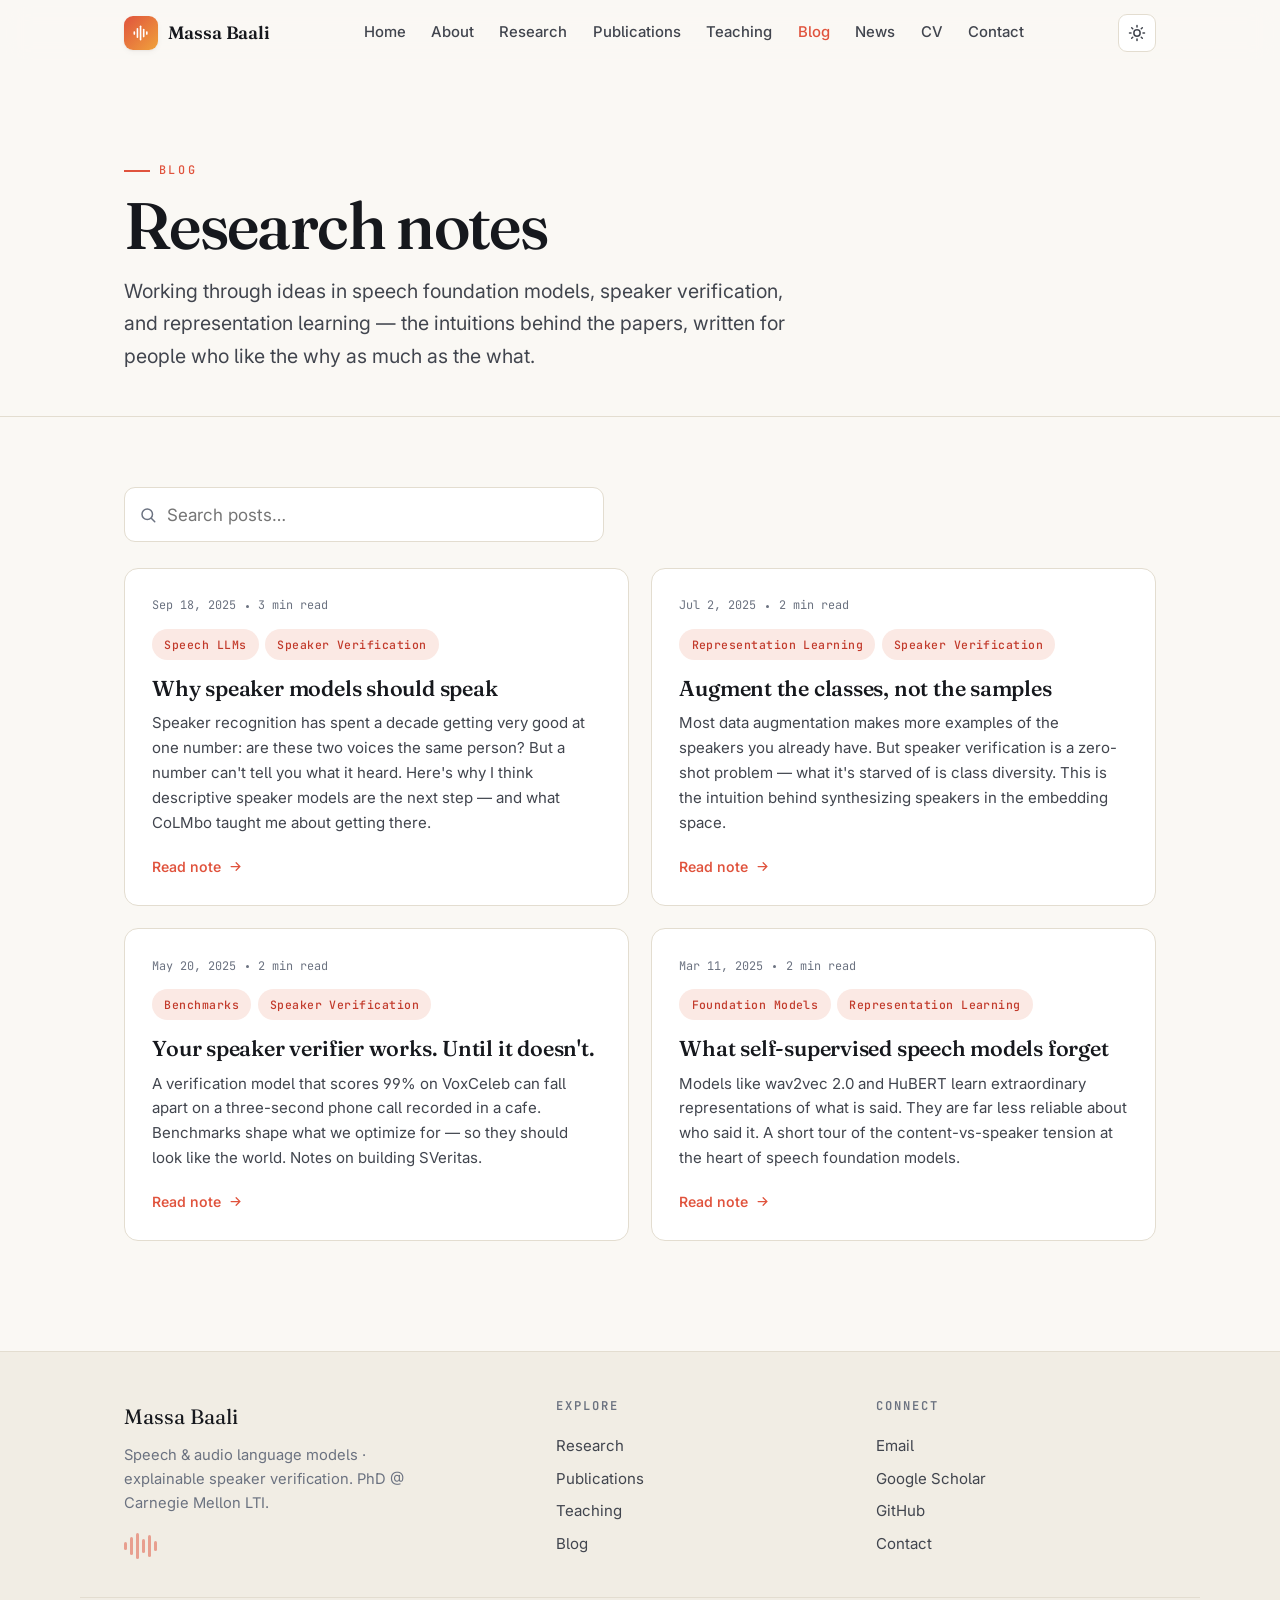
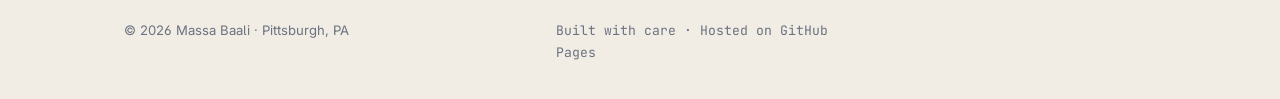
<file: blog.html>
<!DOCTYPE html>
<html lang="en" data-theme="light">
<head>
<meta charset="UTF-8">
<meta name="viewport" content="width=device-width, initial-scale=1.0">
<title>Blog — Massa Baali</title>
<meta name="description" content="Research notes on speech foundation models, speaker verification, and representation learning by Massa Baali.">
<link rel="canonical" href="https://massabaali7.github.io/blog.html">
<meta property="og:type" content="website">
<meta property="og:title" content="Blog — Massa Baali">
<meta property="og:description" content="Research notes on speech foundation models, speaker verification, and representation learning by Massa Baali.">
<meta property="og:image" content="https://massabaali7.github.io/assets/img/headshot@2x.jpg">
<meta property="og:url" content="https://massabaali7.github.io/blog.html">
<meta name="twitter:card" content="summary_large_image">
<link rel="preconnect" href="https://fonts.googleapis.com">
<link rel="preconnect" href="https://fonts.gstatic.com" crossorigin>
<link href="https://fonts.googleapis.com/css2?family=Fraunces:opsz,wght@9..144,400..600&family=Inter:wght@400;500;550;600&family=JetBrains+Mono:wght@400;500;600&display=swap" rel="stylesheet">
<link rel="stylesheet" href="assets/css/main.css">
<link rel="icon" href="data:image/svg+xml,%3Csvg xmlns='http://www.w3.org/2000/svg' viewBox='0 0 32 32'%3E%3Crect width='32' height='32' rx='8' fill='%23e0533d'/%3E%3Cg fill='white'%3E%3Crect x='6' y='13' width='2.4' height='6' rx='1.2'/%3E%3Crect x='10.5' y='9' width='2.4' height='14' rx='1.2'/%3E%3Crect x='15' y='5' width='2.4' height='22' rx='1.2'/%3E%3Crect x='19.5' y='10' width='2.4' height='12' rx='1.2'/%3E%3Crect x='24' y='14' width='2.4' height='4' rx='1.2'/%3E%3C/g%3E%3C/svg%3E">
<script>document.documentElement.classList.remove('no-js');</script>
</head>
<body class="no-js">
<a class="skip-link" href="#main">Skip to content</a>
<!-- ============ HEADER ============ -->
<header class="site-header">
  <div class="wrap">
    <a class="brand" href="index.html" aria-label="Massa Baali — home">
      <span class="glyph" aria-hidden="true">
        <svg viewBox="0 0 32 32" fill="currentColor"><rect x="4" y="13" width="2.6" height="6" rx="1.3"/><rect x="9" y="8" width="2.6" height="16" rx="1.3"/><rect x="14" y="4" width="2.6" height="24" rx="1.3"/><rect x="19" y="9" width="2.6" height="14" rx="1.3"/><rect x="24" y="13" width="2.6" height="6" rx="1.3"/></svg>
      </span>
      Massa Baali
    </a>
    <nav class="nav" aria-label="Primary">
      <a href="index.html">Home</a>
      <a href="about.html">About</a>
      <a href="research.html">Research</a>
      <a href="publications.html">Publications</a>
      <a href="teaching.html">Teaching</a>
      <a href="blog.html">Blog</a>
      <a href="news.html">News</a>
      <a href="cv.html">CV</a>
      <a href="contact.html">Contact</a>
    </nav>
    <div class="nav-tools">
      <button class="icon-btn theme-toggle" aria-label="Toggle dark mode">
        <svg class="sun" viewBox="0 0 24 24" fill="none" stroke="currentColor" stroke-width="2" stroke-linecap="round"><circle cx="12" cy="12" r="4.2"/><path d="M12 2v2M12 20v2M4.9 4.9l1.4 1.4M17.7 17.7l1.4 1.4M2 12h2M20 12h2M4.9 19.1l1.4-1.4M17.7 6.3l1.4-1.4"/></svg>
        <svg class="moon" viewBox="0 0 24 24" fill="currentColor"><path d="M21 12.8A9 9 0 1 1 11.2 3a7 7 0 0 0 9.8 9.8z"/></svg>
      </button>
      <button class="icon-btn menu-btn" aria-label="Menu" aria-expanded="false">
        <svg viewBox="0 0 24 24" fill="none" stroke="currentColor" stroke-width="2" stroke-linecap="round"><path d="M3 6h18M3 12h18M3 18h18"/></svg>
      </button>
    </div>
  </div>
</header>


<main id="main">
<section class="page-hero">
  <canvas id="spec" class="spec-bg" aria-hidden="true"></canvas>
  <div class="wrap">
    <span class="eyebrow reveal">Blog</span>
    <h1 class="reveal" data-d="1">Research notes</h1>
    <p class="lede reveal" data-d="2">Working through ideas in speech foundation models, speaker verification, and representation learning — the intuitions behind the papers, written for people who like the why as much as the what.</p>
  </div>
</section>

<section class="section--tight">
  <div class="wrap">
    <div class="search-box reveal" style="max-width:480px;margin-bottom:1.6rem">
      <svg viewBox="0 0 24 24" fill="none" stroke="currentColor" stroke-width="2" stroke-linecap="round"><circle cx="11" cy="11" r="7"/><path d="M21 21l-4.3-4.3"/></svg>
      <input type="search" id="blog-search" placeholder="Search posts…" aria-label="Search blog posts">
    </div>
    <div class="blog-grid" id="blog-grid"></div>
    <p id="blog-empty" class="pub-empty" hidden>No posts match your search.</p>
  </div>
</section>
</main>

<style>
.search-box { display:flex; align-items:center; gap:.6rem; background:var(--bg-raised); border:1px solid var(--line); border-radius:11px; padding:.1rem .9rem; transition:border-color .2s; }
.search-box:focus-within { border-color:var(--accent); }
.search-box svg { width:18px; height:18px; color:var(--ink-faint); flex:none; }
.search-box input { border:0; background:transparent; padding:.7rem 0; font:inherit; color:var(--ink); width:100%; outline:none; }
.blog-grid { display:grid; grid-template-columns:repeat(2,1fr); gap:1.4rem; }
.post-card { display:flex; flex-direction:column; background:var(--bg-raised); border:1px solid var(--line); border-radius:var(--radius); padding:1.7rem; transition:transform .3s var(--ease), box-shadow .3s, border-color .3s; }
.post-card:hover { transform:translateY(-4px); box-shadow:var(--shadow); border-color:var(--line-strong); }
.post-meta { display:flex; align-items:center; gap:.6rem; font-family:var(--ff-mono); font-size:.74rem; color:var(--ink-faint); margin-bottom:.8rem; }
.post-meta .dot { width:3px; height:3px; border-radius:50%; background:var(--ink-faint); }
.post-card h3 { font-size:1.35rem; line-height:1.2; margin-bottom:.6rem; }
.post-card h3 a:hover { color:var(--accent); }
.post-card .excerpt { font-size:.94rem; color:var(--ink-soft); margin-bottom:1.2rem; flex:1; }
.post-tags { display:flex; gap:.4rem; flex-wrap:wrap; margin-bottom:1rem; }
.read-more { display:inline-flex; align-items:center; gap:.4rem; font-size:.88rem; font-weight:550; color:var(--accent); margin-top:auto; }
.read-more svg { width:15px; height:15px; transition:transform .2s; }
.post-card:hover .read-more svg { transform:translateX(3px); }
.pub-empty { text-align:center; padding:3rem 1rem; color:var(--ink-faint); }
@media(max-width:680px){ .blog-grid { grid-template-columns:1fr; } }
</style>



<!-- ============ FOOTER ============ -->
<footer class="site-footer">
  <div class="wrap">
    <div class="foot-brand-col">
      <div class="foot-brand">Massa Baali</div>
      <p class="muted" style="max-width:34ch;font-size:.92rem">Speech & audio language models · explainable speaker verification. PhD @ Carnegie Mellon LTI.</p>
      <div class="wave-rule" aria-hidden="true" style="margin-top:1.1rem">
        <span style="height:30%"></span><span style="height:70%;animation-delay:.1s"></span><span style="height:100%;animation-delay:.2s"></span><span style="height:55%;animation-delay:.3s"></span><span style="height:85%;animation-delay:.4s"></span><span style="height:40%;animation-delay:.5s"></span>
      </div>
    </div>
    <div>
      <h4>Explore</h4>
      <a href="research.html">Research</a><a href="publications.html">Publications</a><a href="teaching.html">Teaching</a><a href="blog.html">Blog</a>
    </div>
    <div>
      <h4>Connect</h4>
      <a href="mailto:mbaali@cs.cmu.edu">Email</a>
      <a href="https://scholar.google.com/citations?user=M5HhA0kAAAAJ" target="_blank" rel="noopener">Google Scholar</a>
      <a href="https://github.com/massabaali7" target="_blank" rel="noopener">GitHub</a>
      <a href="contact.html">Contact</a>
    </div>
  </div>
  <div class="wrap foot-bottom">
    <span>© <span id="yr"></span> Massa Baali · Pittsburgh, PA</span>
    <span class="mono">Built with care · Hosted on GitHub Pages</span>
  </div>
</footer>


<script src="assets/js/blog-data.js"></script>
<script src="assets/js/site.js"></script>
<script>
(function(){var y=document.getElementById("yr");if(y)y.textContent=new Date().getFullYear();})();
const fmtDate = s => new Date(s+"T00:00").toLocaleDateString("en-US",{year:"numeric",month:"short",day:"numeric"});
const readTime = excerpt => Math.max(3, Math.round(excerpt.split(/\s+/).length/3)); // rough; full time computed on post page
let q="";
function render(){
  const grid=document.getElementById("blog-grid");
  const items=POSTS.filter(p=>{
    if(!q) return true;
    return (p.title+" "+p.excerpt+" "+p.tags.join(" ")).toLowerCase().includes(q);
  });
  document.getElementById("blog-empty").hidden=items.length>0;
  grid.innerHTML=items.map(p=>`
    <article class="post-card in">
      <div class="post-meta"><time>${fmtDate(p.date)}</time><span class="dot"></span><span>${p.readMin||readTime(p.excerpt)} min read</span></div>
      <div class="post-tags">${p.tags.map(t=>`<span class="chip chip--accent tag-mono">${t}</span>`).join("")}</div>
      <h3><a href="post.html?slug=${p.slug}">${p.title}</a></h3>
      <p class="excerpt">${p.excerpt}</p>
      <a class="read-more" href="post.html?slug=${p.slug}">Read note
        <svg viewBox="0 0 24 24" fill="none" stroke="currentColor" stroke-width="2" stroke-linecap="round"><path d="M5 12h14M13 6l6 6-6 6"/></svg></a>
    </article>`).join("");
}
document.getElementById("blog-search").addEventListener("input",e=>{q=e.target.value.toLowerCase();render();});
render();
</script>

</body>
</html>
</file>
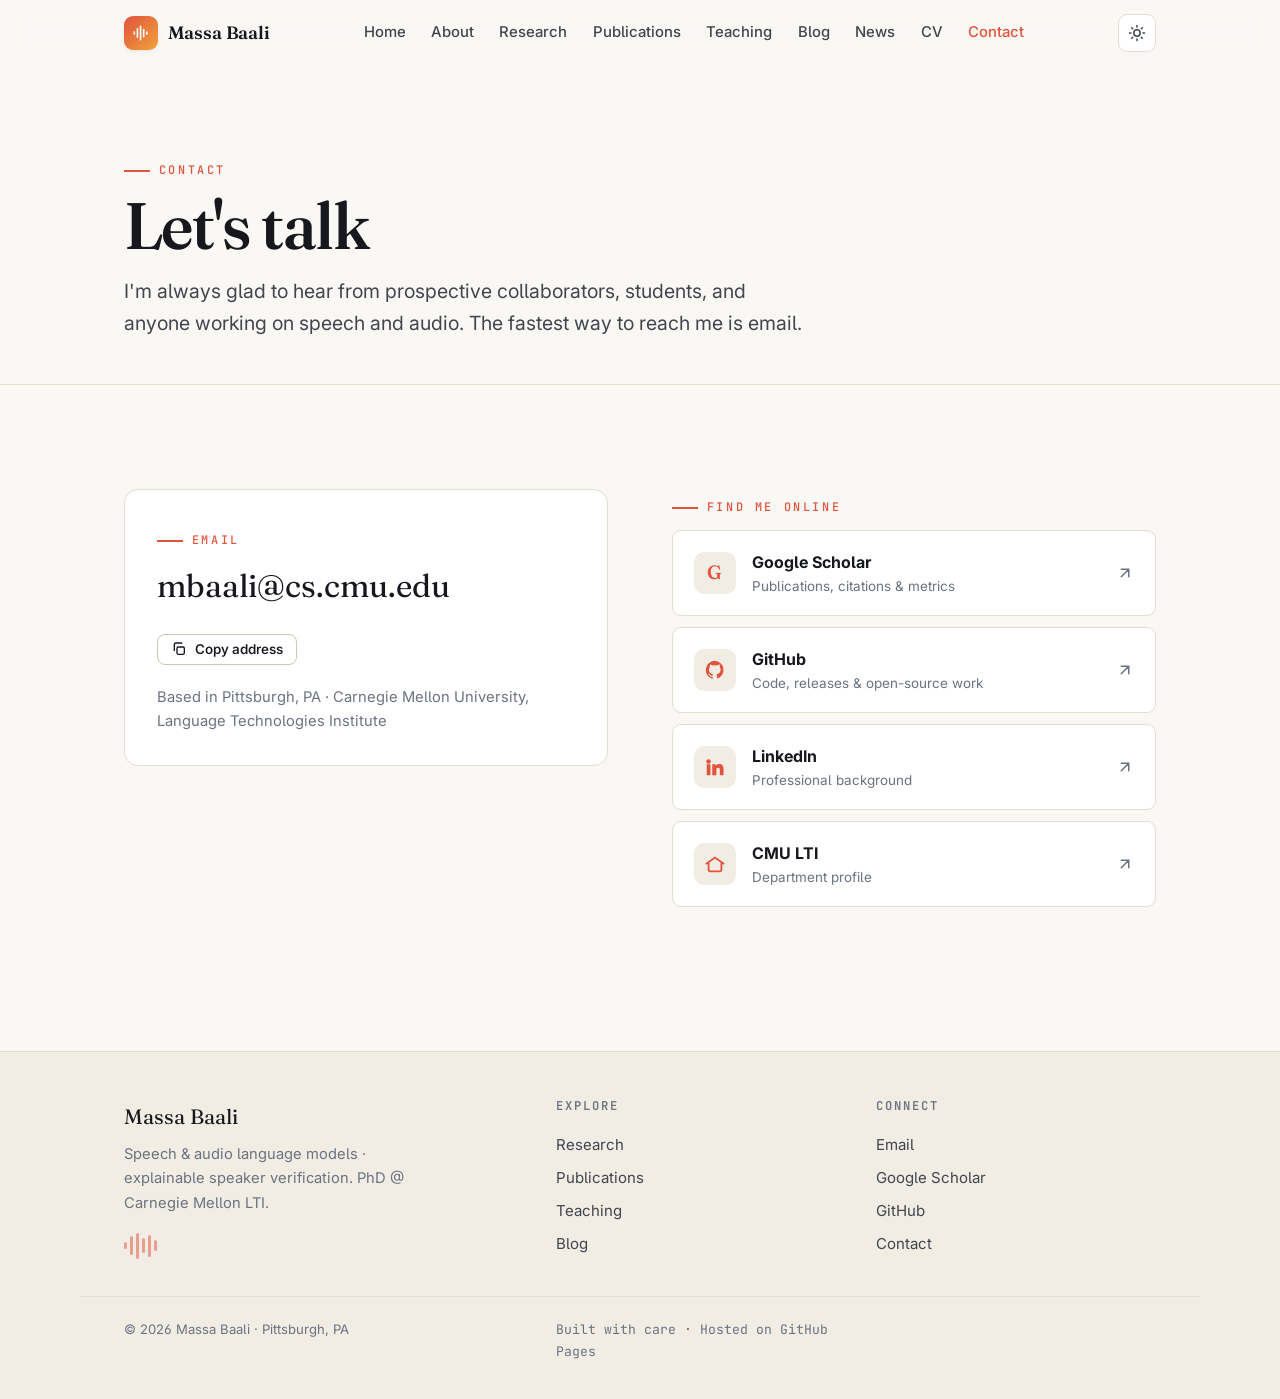
<file: contact.html>
<!DOCTYPE html>
<html lang="en" data-theme="light">
<head>
<meta charset="UTF-8">
<meta name="viewport" content="width=device-width, initial-scale=1.0">
<title>Contact — Massa Baali</title>
<meta name="description" content="Get in touch with Massa Baali — email, Google Scholar, GitHub, LinkedIn, and CMU LTI.">
<link rel="canonical" href="https://massabaali7.github.io/contact.html">
<meta property="og:type" content="website">
<meta property="og:title" content="Contact — Massa Baali">
<meta property="og:description" content="Get in touch with Massa Baali — email, Google Scholar, GitHub, LinkedIn, and CMU LTI.">
<meta property="og:image" content="https://massabaali7.github.io/assets/img/headshot@2x.jpg">
<meta property="og:url" content="https://massabaali7.github.io/contact.html">
<meta name="twitter:card" content="summary_large_image">
<link rel="preconnect" href="https://fonts.googleapis.com">
<link rel="preconnect" href="https://fonts.gstatic.com" crossorigin>
<link href="https://fonts.googleapis.com/css2?family=Fraunces:opsz,wght@9..144,400..600&family=Inter:wght@400;500;550;600&family=JetBrains+Mono:wght@400;500;600&display=swap" rel="stylesheet">
<link rel="stylesheet" href="assets/css/main.css">
<link rel="icon" href="data:image/svg+xml,%3Csvg xmlns='http://www.w3.org/2000/svg' viewBox='0 0 32 32'%3E%3Crect width='32' height='32' rx='8' fill='%23e0533d'/%3E%3Cg fill='white'%3E%3Crect x='6' y='13' width='2.4' height='6' rx='1.2'/%3E%3Crect x='10.5' y='9' width='2.4' height='14' rx='1.2'/%3E%3Crect x='15' y='5' width='2.4' height='22' rx='1.2'/%3E%3Crect x='19.5' y='10' width='2.4' height='12' rx='1.2'/%3E%3Crect x='24' y='14' width='2.4' height='4' rx='1.2'/%3E%3C/g%3E%3C/svg%3E">
<script>document.documentElement.classList.remove('no-js');</script>
</head>
<body class="no-js">
<a class="skip-link" href="#main">Skip to content</a>
<!-- ============ HEADER ============ -->
<header class="site-header">
  <div class="wrap">
    <a class="brand" href="index.html" aria-label="Massa Baali — home">
      <span class="glyph" aria-hidden="true">
        <svg viewBox="0 0 32 32" fill="currentColor"><rect x="4" y="13" width="2.6" height="6" rx="1.3"/><rect x="9" y="8" width="2.6" height="16" rx="1.3"/><rect x="14" y="4" width="2.6" height="24" rx="1.3"/><rect x="19" y="9" width="2.6" height="14" rx="1.3"/><rect x="24" y="13" width="2.6" height="6" rx="1.3"/></svg>
      </span>
      Massa Baali
    </a>
    <nav class="nav" aria-label="Primary">
      <a href="index.html">Home</a>
      <a href="about.html">About</a>
      <a href="research.html">Research</a>
      <a href="publications.html">Publications</a>
      <a href="teaching.html">Teaching</a>
      <a href="blog.html">Blog</a>
      <a href="news.html">News</a>
      <a href="cv.html">CV</a>
      <a href="contact.html">Contact</a>
    </nav>
    <div class="nav-tools">
      <button class="icon-btn theme-toggle" aria-label="Toggle dark mode">
        <svg class="sun" viewBox="0 0 24 24" fill="none" stroke="currentColor" stroke-width="2" stroke-linecap="round"><circle cx="12" cy="12" r="4.2"/><path d="M12 2v2M12 20v2M4.9 4.9l1.4 1.4M17.7 17.7l1.4 1.4M2 12h2M20 12h2M4.9 19.1l1.4-1.4M17.7 6.3l1.4-1.4"/></svg>
        <svg class="moon" viewBox="0 0 24 24" fill="currentColor"><path d="M21 12.8A9 9 0 1 1 11.2 3a7 7 0 0 0 9.8 9.8z"/></svg>
      </button>
      <button class="icon-btn menu-btn" aria-label="Menu" aria-expanded="false">
        <svg viewBox="0 0 24 24" fill="none" stroke="currentColor" stroke-width="2" stroke-linecap="round"><path d="M3 6h18M3 12h18M3 18h18"/></svg>
      </button>
    </div>
  </div>
</header>


<main id="main">
<section class="page-hero">
  <canvas id="spec" class="spec-bg" aria-hidden="true"></canvas>
  <div class="wrap">
    <span class="eyebrow reveal">Contact</span>
    <h1 class="reveal" data-d="1">Let's talk</h1>
    <p class="lede reveal" data-d="2">I'm always glad to hear from prospective collaborators, students, and anyone working on speech and audio. The fastest way to reach me is email.</p>
  </div>
</section>

<section class="section">
  <div class="wrap contact-grid">
    <div class="reveal">
      <div class="email-card">
        <span class="eyebrow">Email</span>
        <a class="email-big" href="mailto:mbaali@cs.cmu.edu">mbaali@cs.cmu.edu</a>
        <button class="btn btn--ghost btn--sm" id="copy-email">
          <svg viewBox="0 0 24 24" fill="none" stroke="currentColor" stroke-width="2"><rect x="9" y="9" width="11" height="11" rx="2"/><path d="M5 15V5a2 2 0 0 1 2-2h10"/></svg>
          Copy address
        </button>
        <p class="muted" style="margin-top:1.2rem;font-size:.92rem">Based in Pittsburgh, PA · Carnegie Mellon University, Language Technologies Institute</p>
      </div>
    </div>

    <div class="reveal" data-d="2">
      <span class="eyebrow">Find me online</span>
      <div class="links-list">
        <a class="contact-link" href="https://scholar.google.com/citations?user=M5HhA0kAAAAJ" target="_blank" rel="noopener">
          <span class="cl-ic">G</span>
          <span class="cl-text"><b>Google Scholar</b><small>Publications, citations & metrics</small></span>
          <svg class="cl-arrow" viewBox="0 0 24 24" fill="none" stroke="currentColor" stroke-width="2" stroke-linecap="round"><path d="M7 17L17 7M7 7h10v10"/></svg>
        </a>
        <a class="contact-link" href="https://github.com/massabaali7" target="_blank" rel="noopener">
          <span class="cl-ic"><svg viewBox="0 0 24 24" fill="currentColor"><path d="M12 2A10 10 0 0 0 8.8 21.5c.5.1.7-.2.7-.5v-1.7c-2.8.6-3.4-1.3-3.4-1.3-.5-1.2-1.1-1.5-1.1-1.5-.9-.6.1-.6.1-.6 1 .1 1.5 1 1.5 1 .9 1.5 2.3 1.1 2.9.8.1-.6.3-1.1.6-1.3-2.2-.300-4.6-1.1-4.6-5a3.9 3.9 0 0 1 1-2.7c-.1-.3-.4-1.3.1-2.6 0 0 .8-.3 2.7 1a9.4 9.4 0 0 1 5 0c1.9-1.3 2.7-1 2.7-1 .5 1.3.2 2.3.1 2.6a3.9 3.9 0 0 1 1 2.7c0 3.9-2.3 4.7-4.6 5 .4.3.7.9.7 1.8v2.6c0 .3.2.6.7.5A10 10 0 0 0 12 2z"/></svg></span>
          <span class="cl-text"><b>GitHub</b><small>Code, releases & open-source work</small></span>
          <svg class="cl-arrow" viewBox="0 0 24 24" fill="none" stroke="currentColor" stroke-width="2" stroke-linecap="round"><path d="M7 17L17 7M7 7h10v10"/></svg>
        </a>
        <a class="contact-link" href="https://www.linkedin.com/in/massa-baali" target="_blank" rel="noopener">
          <span class="cl-ic"><svg viewBox="0 0 24 24" fill="currentColor"><path d="M4.98 3.5A2.5 2.5 0 1 0 5 8.5a2.5 2.5 0 0 0 0-5zM3 9h4v12H3zM9 9h3.8v1.7h.1c.5-1 1.8-2 3.7-2 4 0 4.7 2.6 4.7 6V21h-4v-5.3c0-1.3 0-2.9-1.8-2.9s-2 1.4-2 2.8V21H9z"/></svg></span>
          <span class="cl-text"><b>LinkedIn</b><small>Professional background</small></span>
          <svg class="cl-arrow" viewBox="0 0 24 24" fill="none" stroke="currentColor" stroke-width="2" stroke-linecap="round"><path d="M7 17L17 7M7 7h10v10"/></svg>
        </a>
        <a class="contact-link" href="https://www.lti.cs.cmu.edu/people/students/baali-massa.html" target="_blank" rel="noopener">
          <span class="cl-ic"><svg viewBox="0 0 24 24" fill="none" stroke="currentColor" stroke-width="2"><path d="M2 12l10-7 10 7M5 10v8a2 2 0 0 0 2 2h10a2 2 0 0 0 2-2v-8"/></svg></span>
          <span class="cl-text"><b>CMU LTI</b><small>Department profile</small></span>
          <svg class="cl-arrow" viewBox="0 0 24 24" fill="none" stroke="currentColor" stroke-width="2" stroke-linecap="round"><path d="M7 17L17 7M7 7h10v10"/></svg>
        </a>
      </div>
    </div>
  </div>
</section>

<style>
.contact-grid { display:grid; grid-template-columns:1fr 1fr; gap:clamp(2rem,5vw,4rem); align-items:start; }
.email-card { background:var(--bg-raised); border:1px solid var(--line); border-radius:var(--radius); padding:2rem; }
.email-big { display:block; font-family:var(--ff-display); font-size:clamp(1.4rem,3vw,2rem); color:var(--ink); margin:.6rem 0 1.3rem; word-break:break-all; transition:color .2s; }
.email-big:hover { color:var(--accent); }
#copy-email.ok { color:var(--ok); border-color:var(--ok); }
.links-list { display:flex; flex-direction:column; gap:.7rem; margin-top:.8rem; }
.contact-link { display:flex; align-items:center; gap:1rem; padding:1.1rem 1.3rem; background:var(--bg-raised); border:1px solid var(--line); border-radius:var(--radius-sm); transition:all .2s var(--ease); }
.contact-link:hover { border-color:var(--accent); transform:translateX(4px); }
.cl-ic { width:42px; height:42px; flex:none; border-radius:10px; background:var(--bg-sunken); display:grid; place-items:center; font-family:var(--ff-display); font-weight:600; font-size:1.2rem; color:var(--accent); }
.cl-ic svg { width:22px; height:22px; }
.cl-text { flex:1; display:flex; flex-direction:column; }
.cl-text b { font-size:1rem; }
.cl-text small { color:var(--ink-faint); font-size:.84rem; }
.cl-arrow { width:18px; height:18px; color:var(--ink-faint); transition:transform .2s,color .2s; }
.contact-link:hover .cl-arrow { color:var(--accent); transform:translate(2px,-2px); }
@media(max-width:780px){ .contact-grid { grid-template-columns:1fr; } }
</style>



<!-- ============ FOOTER ============ -->
<footer class="site-footer">
  <div class="wrap">
    <div class="foot-brand-col">
      <div class="foot-brand">Massa Baali</div>
      <p class="muted" style="max-width:34ch;font-size:.92rem">Speech & audio language models · explainable speaker verification. PhD @ Carnegie Mellon LTI.</p>
      <div class="wave-rule" aria-hidden="true" style="margin-top:1.1rem">
        <span style="height:30%"></span><span style="height:70%;animation-delay:.1s"></span><span style="height:100%;animation-delay:.2s"></span><span style="height:55%;animation-delay:.3s"></span><span style="height:85%;animation-delay:.4s"></span><span style="height:40%;animation-delay:.5s"></span>
      </div>
    </div>
    <div>
      <h4>Explore</h4>
      <a href="research.html">Research</a><a href="publications.html">Publications</a><a href="teaching.html">Teaching</a><a href="blog.html">Blog</a>
    </div>
    <div>
      <h4>Connect</h4>
      <a href="mailto:mbaali@cs.cmu.edu">Email</a>
      <a href="https://scholar.google.com/citations?user=M5HhA0kAAAAJ" target="_blank" rel="noopener">Google Scholar</a>
      <a href="https://github.com/massabaali7" target="_blank" rel="noopener">GitHub</a>
      <a href="contact.html">Contact</a>
    </div>
  </div>
  <div class="wrap foot-bottom">
    <span>© <span id="yr"></span> Massa Baali · Pittsburgh, PA</span>
    <span class="mono">Built with care · Hosted on GitHub Pages</span>
  </div>
</footer>


<script src="assets/js/site.js"></script>
<script>
(function(){var y=document.getElementById("yr");if(y)y.textContent=new Date().getFullYear();})();
document.getElementById("copy-email").addEventListener("click",function(){ copyToClipboard("mbaali@cs.cmu.edu",this); });
</script>

</body>
</html>
</file>
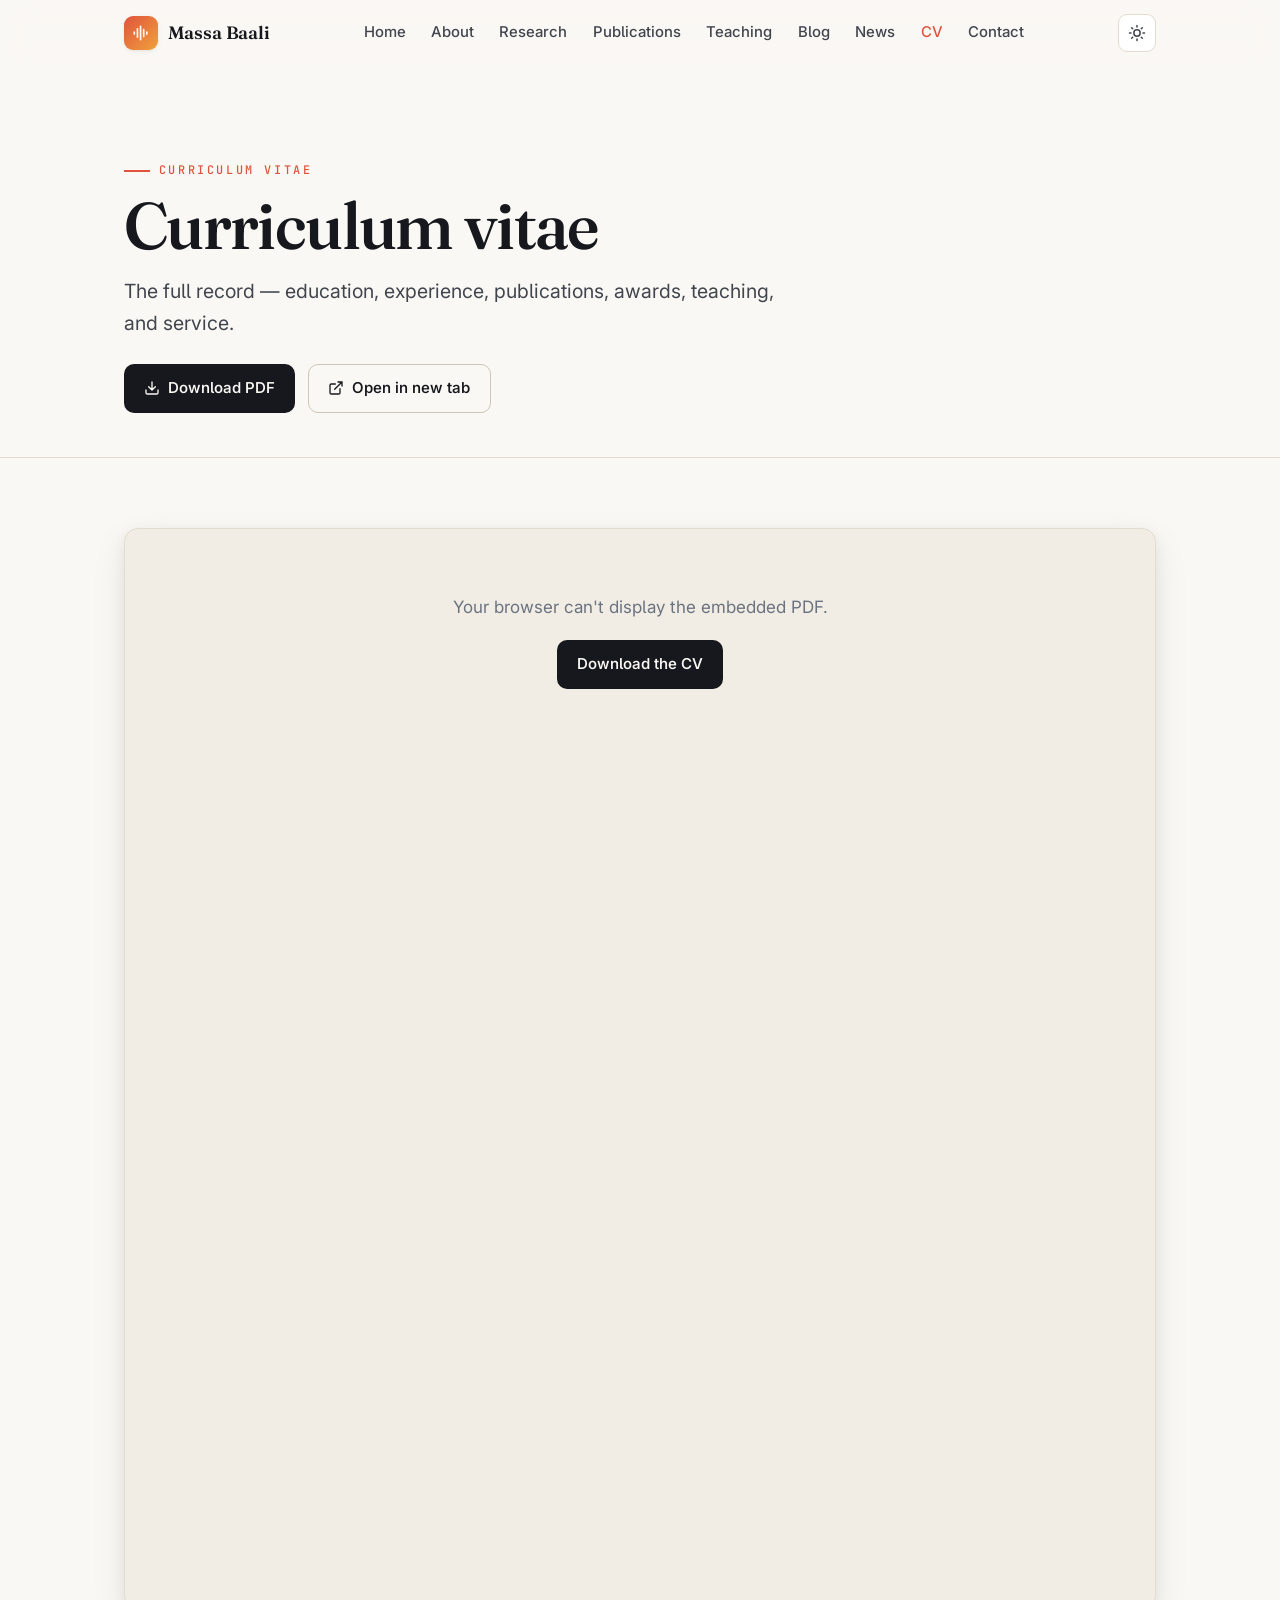
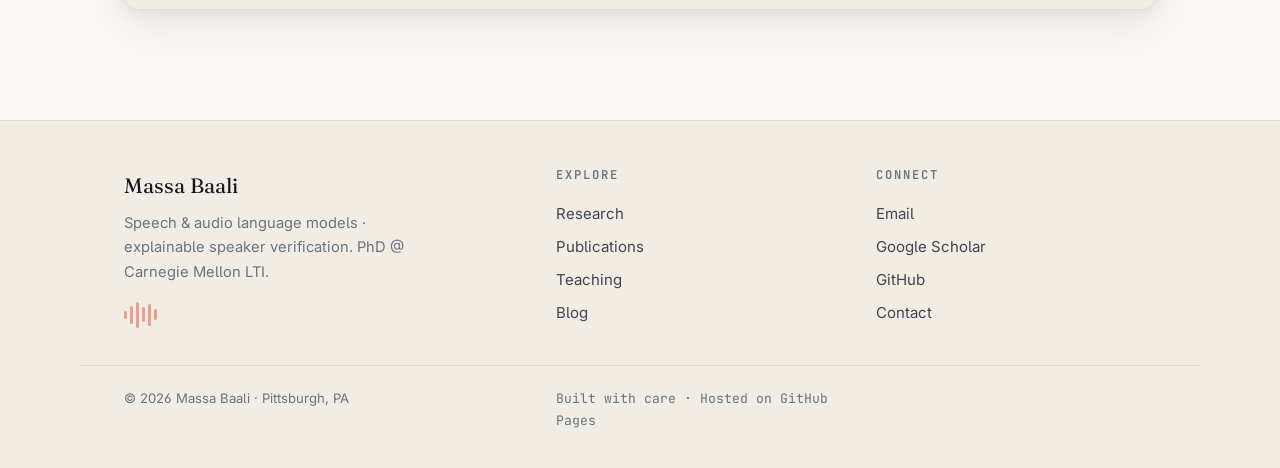
<file: cv.html>
<!DOCTYPE html>
<html lang="en" data-theme="light">
<head>
<meta charset="UTF-8">
<meta name="viewport" content="width=device-width, initial-scale=1.0">
<title>CV — Massa Baali</title>
<meta name="description" content="Curriculum vitae of Massa Baali, PhD researcher at Carnegie Mellon University.">
<link rel="canonical" href="https://massabaali7.github.io/cv.html">
<meta property="og:type" content="website">
<meta property="og:title" content="CV — Massa Baali">
<meta property="og:description" content="Curriculum vitae of Massa Baali, PhD researcher at Carnegie Mellon University.">
<meta property="og:image" content="https://massabaali7.github.io/assets/img/headshot@2x.jpg">
<meta property="og:url" content="https://massabaali7.github.io/cv.html">
<meta name="twitter:card" content="summary_large_image">
<link rel="preconnect" href="https://fonts.googleapis.com">
<link rel="preconnect" href="https://fonts.gstatic.com" crossorigin>
<link href="https://fonts.googleapis.com/css2?family=Fraunces:opsz,wght@9..144,400..600&family=Inter:wght@400;500;550;600&family=JetBrains+Mono:wght@400;500;600&display=swap" rel="stylesheet">
<link rel="stylesheet" href="assets/css/main.css">
<link rel="icon" href="data:image/svg+xml,%3Csvg xmlns='http://www.w3.org/2000/svg' viewBox='0 0 32 32'%3E%3Crect width='32' height='32' rx='8' fill='%23e0533d'/%3E%3Cg fill='white'%3E%3Crect x='6' y='13' width='2.4' height='6' rx='1.2'/%3E%3Crect x='10.5' y='9' width='2.4' height='14' rx='1.2'/%3E%3Crect x='15' y='5' width='2.4' height='22' rx='1.2'/%3E%3Crect x='19.5' y='10' width='2.4' height='12' rx='1.2'/%3E%3Crect x='24' y='14' width='2.4' height='4' rx='1.2'/%3E%3C/g%3E%3C/svg%3E">
<script>document.documentElement.classList.remove('no-js');</script>
</head>
<body class="no-js">
<a class="skip-link" href="#main">Skip to content</a>
<!-- ============ HEADER ============ -->
<header class="site-header">
  <div class="wrap">
    <a class="brand" href="index.html" aria-label="Massa Baali — home">
      <span class="glyph" aria-hidden="true">
        <svg viewBox="0 0 32 32" fill="currentColor"><rect x="4" y="13" width="2.6" height="6" rx="1.3"/><rect x="9" y="8" width="2.6" height="16" rx="1.3"/><rect x="14" y="4" width="2.6" height="24" rx="1.3"/><rect x="19" y="9" width="2.6" height="14" rx="1.3"/><rect x="24" y="13" width="2.6" height="6" rx="1.3"/></svg>
      </span>
      Massa Baali
    </a>
    <nav class="nav" aria-label="Primary">
      <a href="index.html">Home</a>
      <a href="about.html">About</a>
      <a href="research.html">Research</a>
      <a href="publications.html">Publications</a>
      <a href="teaching.html">Teaching</a>
      <a href="blog.html">Blog</a>
      <a href="news.html">News</a>
      <a href="cv.html">CV</a>
      <a href="contact.html">Contact</a>
    </nav>
    <div class="nav-tools">
      <button class="icon-btn theme-toggle" aria-label="Toggle dark mode">
        <svg class="sun" viewBox="0 0 24 24" fill="none" stroke="currentColor" stroke-width="2" stroke-linecap="round"><circle cx="12" cy="12" r="4.2"/><path d="M12 2v2M12 20v2M4.9 4.9l1.4 1.4M17.7 17.7l1.4 1.4M2 12h2M20 12h2M4.9 19.1l1.4-1.4M17.7 6.3l1.4-1.4"/></svg>
        <svg class="moon" viewBox="0 0 24 24" fill="currentColor"><path d="M21 12.8A9 9 0 1 1 11.2 3a7 7 0 0 0 9.8 9.8z"/></svg>
      </button>
      <button class="icon-btn menu-btn" aria-label="Menu" aria-expanded="false">
        <svg viewBox="0 0 24 24" fill="none" stroke="currentColor" stroke-width="2" stroke-linecap="round"><path d="M3 6h18M3 12h18M3 18h18"/></svg>
      </button>
    </div>
  </div>
</header>


<main id="main">
<section class="page-hero">
  <div class="wrap cv-hero">
    <div class="reveal">
      <span class="eyebrow">Curriculum Vitae</span>
      <h1 style="margin:.6rem 0 .8rem">Curriculum vitae</h1>
      <p class="lede">The full record — education, experience, publications, awards, teaching, and service.</p>
    </div>
    <div class="cv-actions reveal" data-d="1">
      <a class="btn btn--primary" href="cv/Massa_Baali_CV.pdf" download>
        <svg viewBox="0 0 24 24" fill="none" stroke="currentColor" stroke-width="2" stroke-linecap="round"><path d="M21 15v4a2 2 0 0 1-2 2H5a2 2 0 0 1-2-2v-4M7 10l5 5 5-5M12 15V3"/></svg>
        Download PDF
      </a>
      <a class="btn btn--ghost" href="cv/Massa_Baali_CV.pdf" target="_blank" rel="noopener">
        <svg viewBox="0 0 24 24" fill="none" stroke="currentColor" stroke-width="2" stroke-linecap="round"><path d="M18 13v6a2 2 0 0 1-2 2H5a2 2 0 0 1-2-2V8a2 2 0 0 1 2-2h6M15 3h6v6M10 14L21 3"/></svg>
        Open in new tab
      </a>
    </div>
  </div>
</section>

<section class="section--tight">
  <div class="wrap">
    <div class="cv-viewer reveal">
      <object data="cv/Massa_Baali_CV.pdf#view=FitH" type="application/pdf" class="cv-frame" aria-label="Massa Baali CV PDF">
        <div class="cv-fallback">
          <p>Your browser can't display the embedded PDF.</p>
          <a class="btn btn--primary" href="cv/Massa_Baali_CV.pdf" download>Download the CV</a>
        </div>
      </object>
    </div>
  </div>
</section>
</main>

<style>
.cv-hero { display:flex; justify-content:space-between; align-items:flex-end; gap:1.5rem; flex-wrap:wrap; }
.cv-actions { display:flex; gap:.8rem; flex-wrap:wrap; }
.cv-viewer { border:1px solid var(--line); border-radius:var(--radius); overflow:hidden; box-shadow:var(--shadow); background:var(--bg-sunken); }
.cv-frame { width:100%; height:min(1100px,120vh); border:0; display:block; }
.cv-fallback { padding:4rem 2rem; text-align:center; }
.cv-fallback p { margin-bottom:1.2rem; color:var(--ink-faint); }
@media print { .site-header,.site-footer,.cv-actions,.page-hero .eyebrow,.page-hero .lede{display:none} .cv-viewer{border:0;box-shadow:none} }
</style>



<!-- ============ FOOTER ============ -->
<footer class="site-footer">
  <div class="wrap">
    <div class="foot-brand-col">
      <div class="foot-brand">Massa Baali</div>
      <p class="muted" style="max-width:34ch;font-size:.92rem">Speech & audio language models · explainable speaker verification. PhD @ Carnegie Mellon LTI.</p>
      <div class="wave-rule" aria-hidden="true" style="margin-top:1.1rem">
        <span style="height:30%"></span><span style="height:70%;animation-delay:.1s"></span><span style="height:100%;animation-delay:.2s"></span><span style="height:55%;animation-delay:.3s"></span><span style="height:85%;animation-delay:.4s"></span><span style="height:40%;animation-delay:.5s"></span>
      </div>
    </div>
    <div>
      <h4>Explore</h4>
      <a href="research.html">Research</a><a href="publications.html">Publications</a><a href="teaching.html">Teaching</a><a href="blog.html">Blog</a>
    </div>
    <div>
      <h4>Connect</h4>
      <a href="mailto:mbaali@cs.cmu.edu">Email</a>
      <a href="https://scholar.google.com/citations?user=M5HhA0kAAAAJ" target="_blank" rel="noopener">Google Scholar</a>
      <a href="https://github.com/massabaali7" target="_blank" rel="noopener">GitHub</a>
      <a href="contact.html">Contact</a>
    </div>
  </div>
  <div class="wrap foot-bottom">
    <span>© <span id="yr"></span> Massa Baali · Pittsburgh, PA</span>
    <span class="mono">Built with care · Hosted on GitHub Pages</span>
  </div>
</footer>


<script src="assets/js/site.js"></script>
<script>(function(){var y=document.getElementById("yr");if(y)y.textContent=new Date().getFullYear();})();</script>

</body>
</html>
</file>
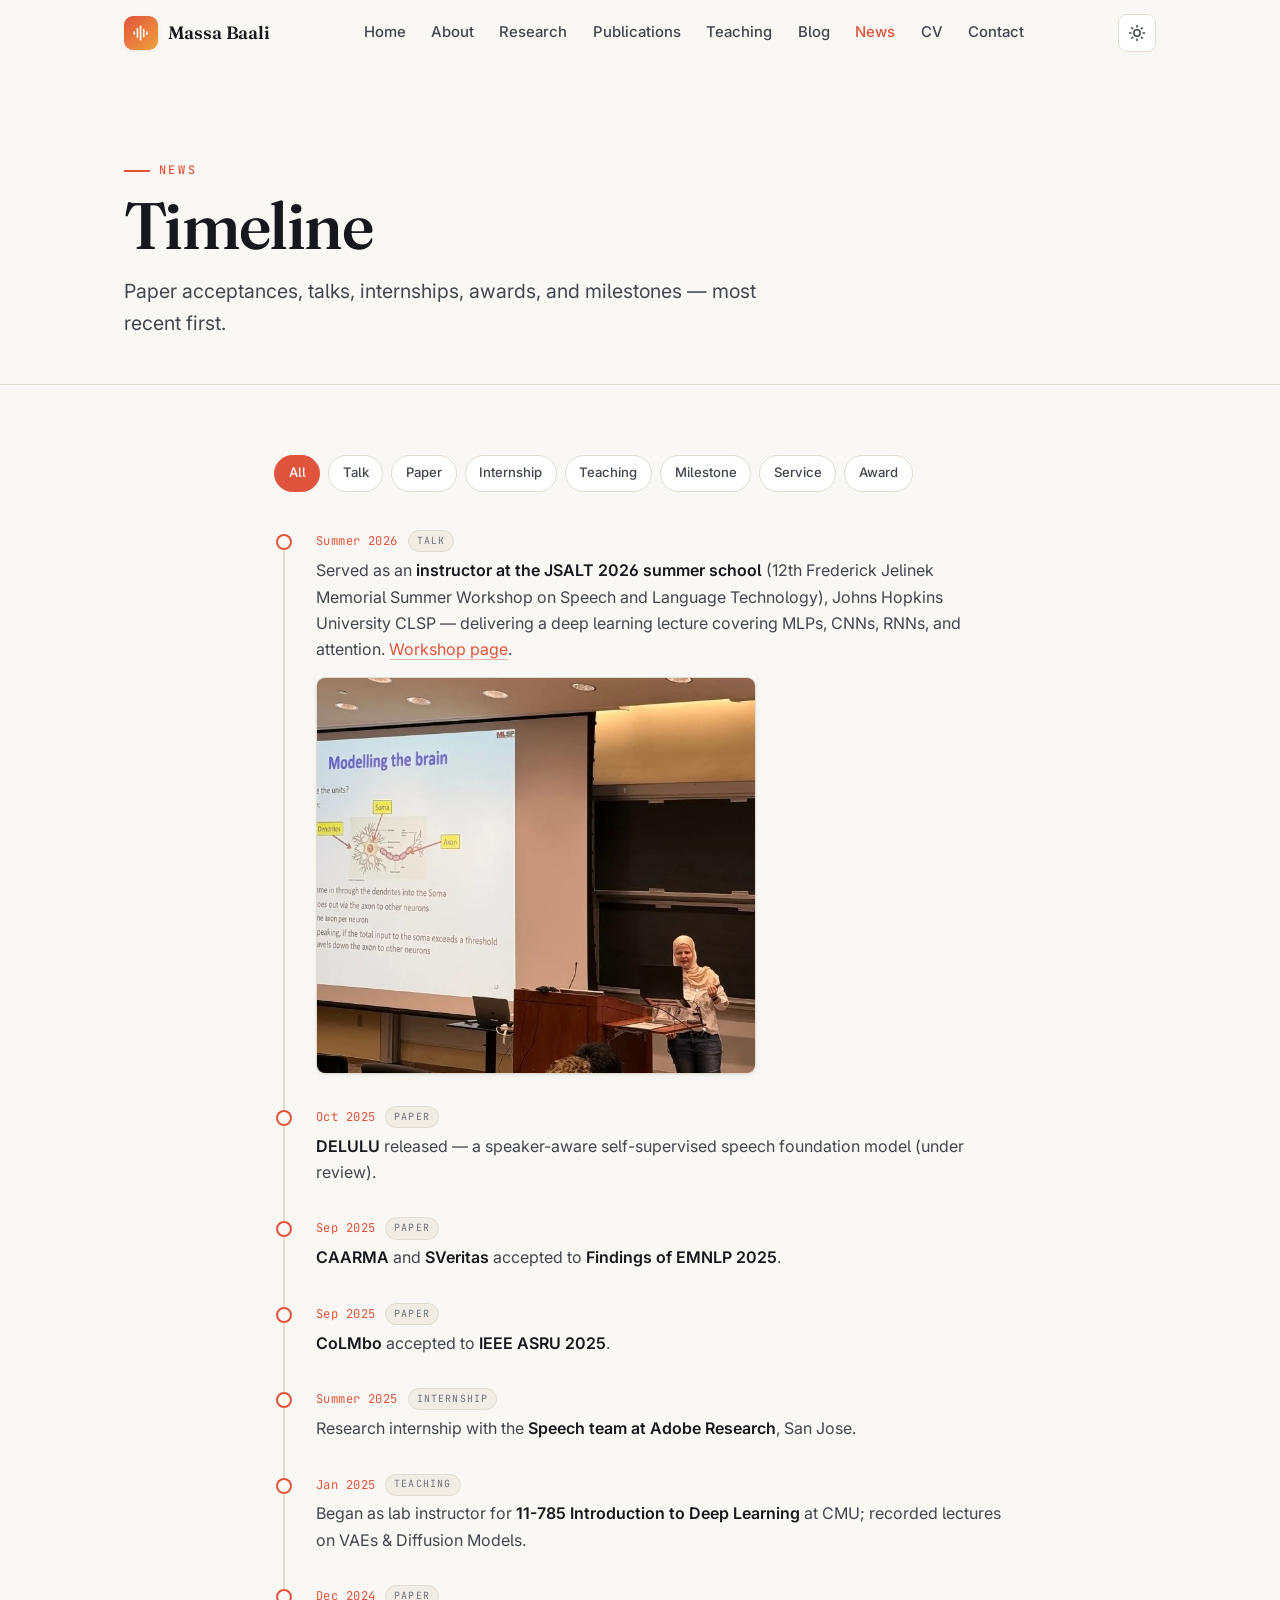
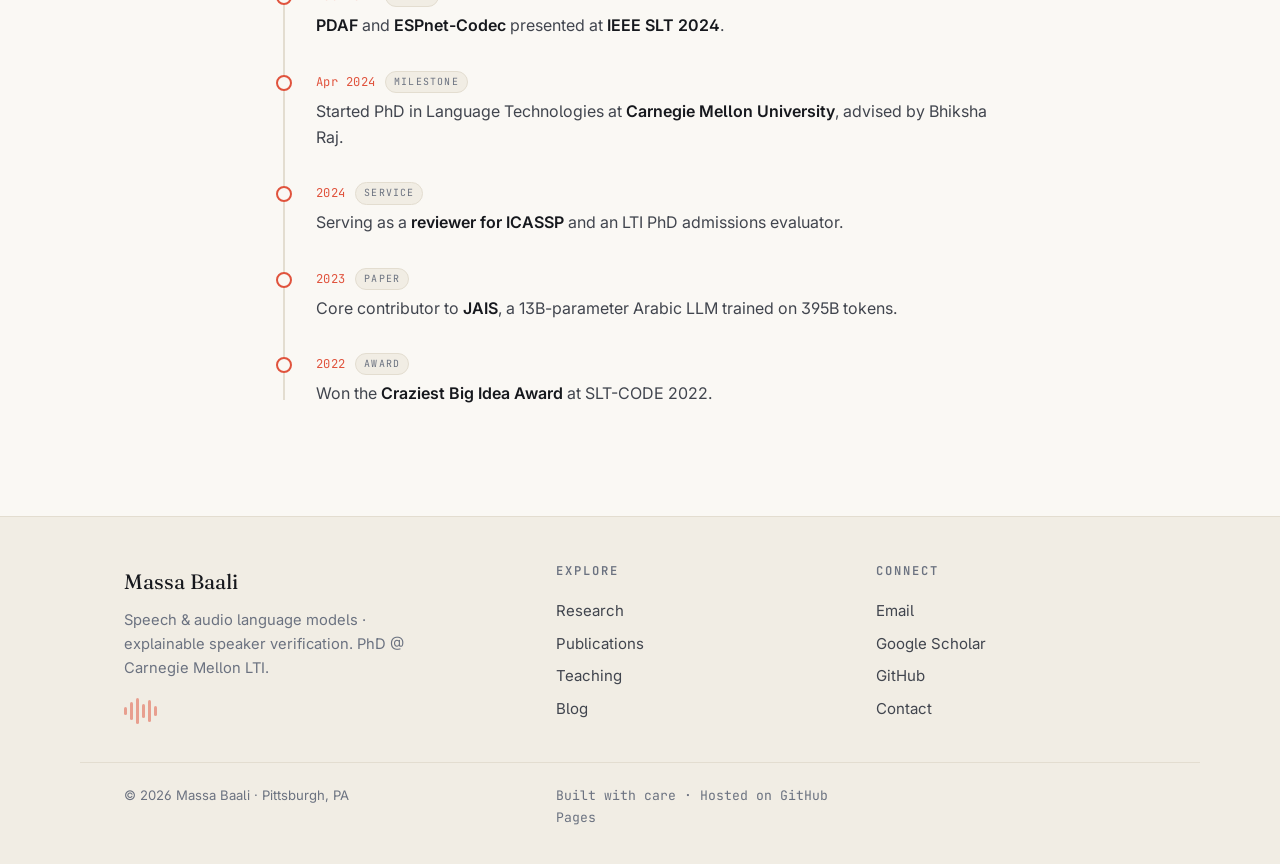
<file: news.html>
<!DOCTYPE html>
<html lang="en" data-theme="light">
<head>
<meta charset="UTF-8">
<meta name="viewport" content="width=device-width, initial-scale=1.0">
<title>News — Massa Baali</title>
<meta name="description" content="Recent news, talks, paper acceptances, and milestones from Massa Baali.">
<link rel="canonical" href="https://massabaali7.github.io/news.html">
<meta property="og:type" content="website">
<meta property="og:title" content="News — Massa Baali">
<meta property="og:description" content="Recent news, talks, paper acceptances, and milestones from Massa Baali.">
<meta property="og:image" content="https://massabaali7.github.io/assets/img/headshot@2x.jpg">
<meta property="og:url" content="https://massabaali7.github.io/news.html">
<meta name="twitter:card" content="summary_large_image">
<link rel="preconnect" href="https://fonts.googleapis.com">
<link rel="preconnect" href="https://fonts.gstatic.com" crossorigin>
<link href="https://fonts.googleapis.com/css2?family=Fraunces:opsz,wght@9..144,400..600&family=Inter:wght@400;500;550;600&family=JetBrains+Mono:wght@400;500;600&display=swap" rel="stylesheet">
<link rel="stylesheet" href="assets/css/main.css">
<link rel="icon" href="data:image/svg+xml,%3Csvg xmlns='http://www.w3.org/2000/svg' viewBox='0 0 32 32'%3E%3Crect width='32' height='32' rx='8' fill='%23e0533d'/%3E%3Cg fill='white'%3E%3Crect x='6' y='13' width='2.4' height='6' rx='1.2'/%3E%3Crect x='10.5' y='9' width='2.4' height='14' rx='1.2'/%3E%3Crect x='15' y='5' width='2.4' height='22' rx='1.2'/%3E%3Crect x='19.5' y='10' width='2.4' height='12' rx='1.2'/%3E%3Crect x='24' y='14' width='2.4' height='4' rx='1.2'/%3E%3C/g%3E%3C/svg%3E">
<script>document.documentElement.classList.remove('no-js');</script>
</head>
<body class="no-js">
<a class="skip-link" href="#main">Skip to content</a>
<!-- ============ HEADER ============ -->
<header class="site-header">
  <div class="wrap">
    <a class="brand" href="index.html" aria-label="Massa Baali — home">
      <span class="glyph" aria-hidden="true">
        <svg viewBox="0 0 32 32" fill="currentColor"><rect x="4" y="13" width="2.6" height="6" rx="1.3"/><rect x="9" y="8" width="2.6" height="16" rx="1.3"/><rect x="14" y="4" width="2.6" height="24" rx="1.3"/><rect x="19" y="9" width="2.6" height="14" rx="1.3"/><rect x="24" y="13" width="2.6" height="6" rx="1.3"/></svg>
      </span>
      Massa Baali
    </a>
    <nav class="nav" aria-label="Primary">
      <a href="index.html">Home</a>
      <a href="about.html">About</a>
      <a href="research.html">Research</a>
      <a href="publications.html">Publications</a>
      <a href="teaching.html">Teaching</a>
      <a href="blog.html">Blog</a>
      <a href="news.html">News</a>
      <a href="cv.html">CV</a>
      <a href="contact.html">Contact</a>
    </nav>
    <div class="nav-tools">
      <button class="icon-btn theme-toggle" aria-label="Toggle dark mode">
        <svg class="sun" viewBox="0 0 24 24" fill="none" stroke="currentColor" stroke-width="2" stroke-linecap="round"><circle cx="12" cy="12" r="4.2"/><path d="M12 2v2M12 20v2M4.9 4.9l1.4 1.4M17.7 17.7l1.4 1.4M2 12h2M20 12h2M4.9 19.1l1.4-1.4M17.7 6.3l1.4-1.4"/></svg>
        <svg class="moon" viewBox="0 0 24 24" fill="currentColor"><path d="M21 12.8A9 9 0 1 1 11.2 3a7 7 0 0 0 9.8 9.8z"/></svg>
      </button>
      <button class="icon-btn menu-btn" aria-label="Menu" aria-expanded="false">
        <svg viewBox="0 0 24 24" fill="none" stroke="currentColor" stroke-width="2" stroke-linecap="round"><path d="M3 6h18M3 12h18M3 18h18"/></svg>
      </button>
    </div>
  </div>
</header>


<main id="main">
<section class="page-hero">
  <canvas id="spec" class="spec-bg" aria-hidden="true"></canvas>
  <div class="wrap">
    <span class="eyebrow reveal">News</span>
    <h1 class="reveal" data-d="1">Timeline</h1>
    <p class="lede reveal" data-d="2">Paper acceptances, talks, internships, awards, and milestones — most recent first.</p>
  </div>
</section>

<section class="section--tight">
  <div class="wrap" style="max-width:820px">
    <div class="filter-chips reveal" id="news-filters" role="group" aria-label="Filter news by type"></div>
    <ol class="timeline" id="timeline"></ol>
  </div>
</section>
</main>

<style>
.filter-chips { display:flex; gap:.5rem; flex-wrap:wrap; margin-bottom:2.4rem; }
.filter-chips button { font:inherit; font-size:.82rem; font-weight:500; padding:.42rem .85rem; border-radius:100px; border:1px solid var(--line); background:var(--bg-raised); color:var(--ink-soft); cursor:pointer; transition:all .2s; text-transform:capitalize; }
.filter-chips button:hover { border-color:var(--line-strong); }
.filter-chips button.on { background:var(--accent); color:#fff; border-color:var(--accent); }
.timeline { list-style:none; padding:0; margin:0; position:relative; }
.timeline::before { content:""; position:absolute; left:9px; top:6px; bottom:6px; width:2px; background:var(--line); }
.tl-item { position:relative; padding-left:2.6rem; padding-bottom:2rem; }
.tl-item:last-child { padding-bottom:0; }
.tl-item::before { content:""; position:absolute; left:2px; top:4px; width:16px; height:16px; border-radius:50%; background:var(--bg); border:2px solid var(--accent); z-index:1; transition:transform .2s; }
.tl-item:hover::before { transform:scale(1.25); }
.tl-date { font-family:var(--ff-mono); font-size:.76rem; color:var(--accent); letter-spacing:.04em; margin-bottom:.3rem; display:flex; align-items:center; gap:.6rem; }
.tl-type { font-size:.62rem; text-transform:uppercase; letter-spacing:.12em; padding:.12rem .5rem; border-radius:100px; background:var(--bg-sunken); color:var(--ink-faint); border:1px solid var(--line); }
.tl-body { font-size:1rem; color:var(--ink-soft); }
.tl-body b { color:var(--ink); font-weight:600; }
.tl-body a { color:var(--accent); border-bottom:1px solid color-mix(in srgb,var(--accent) 40%,transparent); }
.tl-body a:hover { border-bottom-color:var(--accent); }
.tl-photo { margin:.9rem 0 0; max-width:440px; }
.tl-photo img { border-radius:var(--radius-sm); border:1px solid var(--line); box-shadow:var(--shadow-sm); width:100%; }
.tl-photo figcaption { font-size:.78rem; color:var(--ink-faint); margin-top:.5rem; font-style:italic; }
</style>



<!-- ============ FOOTER ============ -->
<footer class="site-footer">
  <div class="wrap">
    <div class="foot-brand-col">
      <div class="foot-brand">Massa Baali</div>
      <p class="muted" style="max-width:34ch;font-size:.92rem">Speech & audio language models · explainable speaker verification. PhD @ Carnegie Mellon LTI.</p>
      <div class="wave-rule" aria-hidden="true" style="margin-top:1.1rem">
        <span style="height:30%"></span><span style="height:70%;animation-delay:.1s"></span><span style="height:100%;animation-delay:.2s"></span><span style="height:55%;animation-delay:.3s"></span><span style="height:85%;animation-delay:.4s"></span><span style="height:40%;animation-delay:.5s"></span>
      </div>
    </div>
    <div>
      <h4>Explore</h4>
      <a href="research.html">Research</a><a href="publications.html">Publications</a><a href="teaching.html">Teaching</a><a href="blog.html">Blog</a>
    </div>
    <div>
      <h4>Connect</h4>
      <a href="mailto:mbaali@cs.cmu.edu">Email</a>
      <a href="https://scholar.google.com/citations?user=M5HhA0kAAAAJ" target="_blank" rel="noopener">Google Scholar</a>
      <a href="https://github.com/massabaali7" target="_blank" rel="noopener">GitHub</a>
      <a href="contact.html">Contact</a>
    </div>
  </div>
  <div class="wrap foot-bottom">
    <span>© <span id="yr"></span> Massa Baali · Pittsburgh, PA</span>
    <span class="mono">Built with care · Hosted on GitHub Pages</span>
  </div>
</footer>


<script src="assets/js/news-data.js"></script>
<script src="assets/js/site.js"></script>
<script>
(function(){var y=document.getElementById("yr");if(y)y.textContent=new Date().getFullYear();})();
const typeLabel={ paper:"Paper", talk:"Talk", award:"Award", service:"Service", internship:"Internship", teaching:"Teaching", milestone:"Milestone" };
const types=[...new Set(NEWS.map(n=>n.type))];
let active="all";
const fc=document.getElementById("news-filters");
function chip(label,val){ const b=document.createElement("button"); b.textContent=label; b.dataset.t=val; if(val==="all")b.classList.add("on"); fc.appendChild(b); }
chip("All","all"); types.forEach(t=>chip(typeLabel[t]||t,t));
fc.addEventListener("click",e=>{ const b=e.target.closest("button"); if(!b)return; active=b.dataset.t; [...fc.children].forEach(x=>x.classList.toggle("on",x===b)); render(); });
function render(){
  const tl=document.getElementById("timeline");
  const items=NEWS.filter(n=>active==="all"||n.type===active);
  tl.innerHTML=items.map(n=>`
    <li class="tl-item in">
      <div class="tl-date">${n.date}<span class="tl-type">${typeLabel[n.type]||n.type}</span></div>
      <div class="tl-body">${n.html}</div>
      ${n.photo?`<figure class="tl-photo"><img src="${n.photo}" alt="${n.photoAlt||''}" loading="lazy" onerror="this.closest('figure').remove()">${n.photoCaption?`<figcaption>${n.photoCaption}</figcaption>`:''}</figure>`:''}
    </li>`).join("");
}
render();
</script>

</body>
</html>
</file>
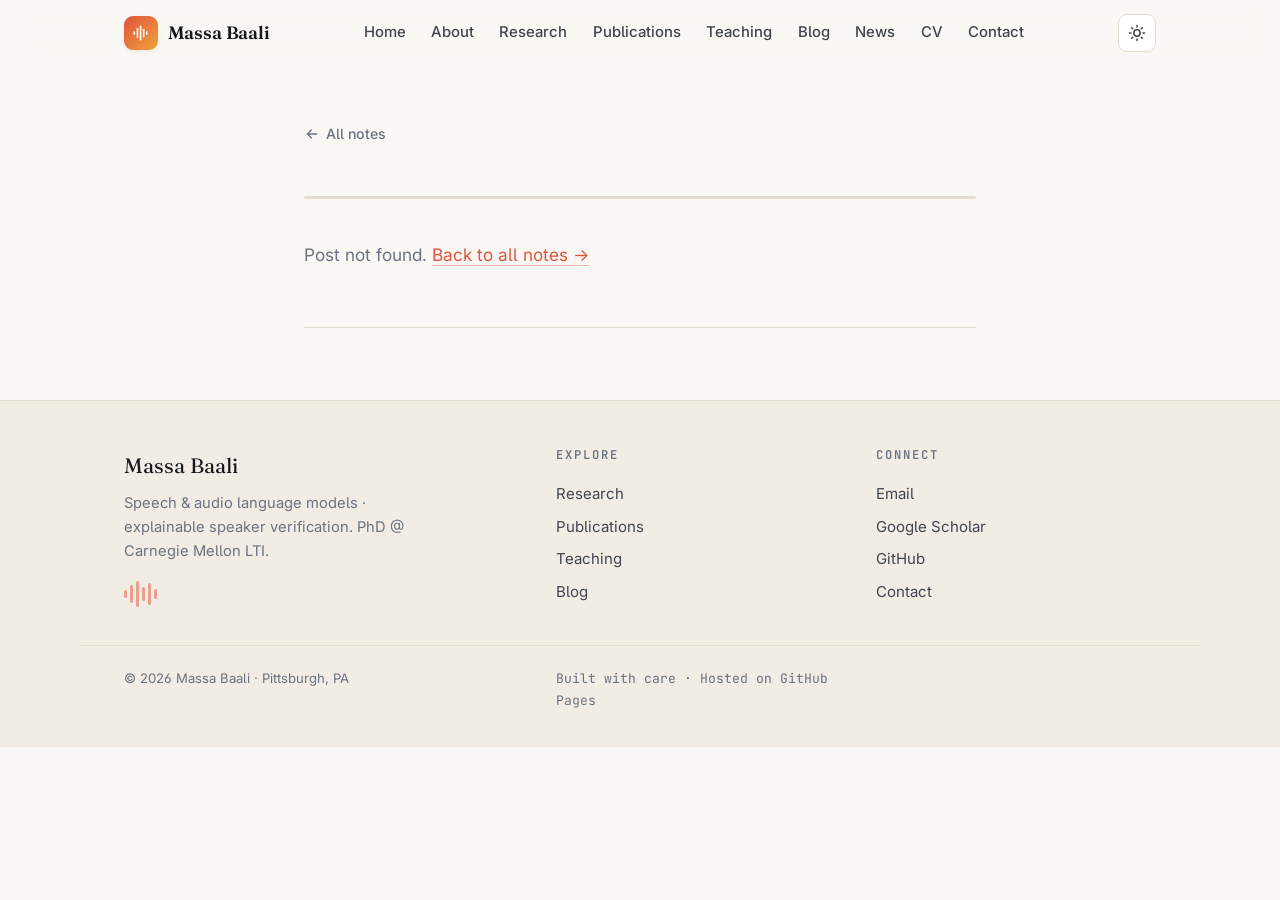
<file: post.html>
<!DOCTYPE html>
<html lang="en" data-theme="light">
<head>
<meta charset="UTF-8">
<meta name="viewport" content="width=device-width, initial-scale=1.0">
<title>Note — Massa Baali</title>
<meta name="description" content="A research note by Massa Baali.">
<link rel="canonical" href="https://massabaali7.github.io/post.html">
<meta property="og:type" content="website">
<meta property="og:title" content="Note — Massa Baali">
<meta property="og:description" content="A research note by Massa Baali.">
<meta property="og:image" content="https://massabaali7.github.io/assets/img/headshot@2x.jpg">
<meta property="og:url" content="https://massabaali7.github.io/post.html">
<meta name="twitter:card" content="summary_large_image">
<link rel="preconnect" href="https://fonts.googleapis.com">
<link rel="preconnect" href="https://fonts.gstatic.com" crossorigin>
<link href="https://fonts.googleapis.com/css2?family=Fraunces:opsz,wght@9..144,400..600&family=Inter:wght@400;500;550;600&family=JetBrains+Mono:wght@400;500;600&display=swap" rel="stylesheet">
<link rel="stylesheet" href="assets/css/main.css">
<link rel="icon" href="data:image/svg+xml,%3Csvg xmlns='http://www.w3.org/2000/svg' viewBox='0 0 32 32'%3E%3Crect width='32' height='32' rx='8' fill='%23e0533d'/%3E%3Cg fill='white'%3E%3Crect x='6' y='13' width='2.4' height='6' rx='1.2'/%3E%3Crect x='10.5' y='9' width='2.4' height='14' rx='1.2'/%3E%3Crect x='15' y='5' width='2.4' height='22' rx='1.2'/%3E%3Crect x='19.5' y='10' width='2.4' height='12' rx='1.2'/%3E%3Crect x='24' y='14' width='2.4' height='4' rx='1.2'/%3E%3C/g%3E%3C/svg%3E">
<script>document.documentElement.classList.remove('no-js');</script>
</head>
<body class="no-js">
<a class="skip-link" href="#main">Skip to content</a>
<!-- ============ HEADER ============ -->
<header class="site-header">
  <div class="wrap">
    <a class="brand" href="index.html" aria-label="Massa Baali — home">
      <span class="glyph" aria-hidden="true">
        <svg viewBox="0 0 32 32" fill="currentColor"><rect x="4" y="13" width="2.6" height="6" rx="1.3"/><rect x="9" y="8" width="2.6" height="16" rx="1.3"/><rect x="14" y="4" width="2.6" height="24" rx="1.3"/><rect x="19" y="9" width="2.6" height="14" rx="1.3"/><rect x="24" y="13" width="2.6" height="6" rx="1.3"/></svg>
      </span>
      Massa Baali
    </a>
    <nav class="nav" aria-label="Primary">
      <a href="index.html">Home</a>
      <a href="about.html">About</a>
      <a href="research.html">Research</a>
      <a href="publications.html">Publications</a>
      <a href="teaching.html">Teaching</a>
      <a href="blog.html">Blog</a>
      <a href="news.html">News</a>
      <a href="cv.html">CV</a>
      <a href="contact.html">Contact</a>
    </nav>
    <div class="nav-tools">
      <button class="icon-btn theme-toggle" aria-label="Toggle dark mode">
        <svg class="sun" viewBox="0 0 24 24" fill="none" stroke="currentColor" stroke-width="2" stroke-linecap="round"><circle cx="12" cy="12" r="4.2"/><path d="M12 2v2M12 20v2M4.9 4.9l1.4 1.4M17.7 17.7l1.4 1.4M2 12h2M20 12h2M4.9 19.1l1.4-1.4M17.7 6.3l1.4-1.4"/></svg>
        <svg class="moon" viewBox="0 0 24 24" fill="currentColor"><path d="M21 12.8A9 9 0 1 1 11.2 3a7 7 0 0 0 9.8 9.8z"/></svg>
      </button>
      <button class="icon-btn menu-btn" aria-label="Menu" aria-expanded="false">
        <svg viewBox="0 0 24 24" fill="none" stroke="currentColor" stroke-width="2" stroke-linecap="round"><path d="M3 6h18M3 12h18M3 18h18"/></svg>
      </button>
    </div>
  </div>
</header>


<main id="main">
<article class="post-view">
  <div class="wrap post-wrap">
    <a class="back-link" href="blog.html">
      <svg viewBox="0 0 24 24" fill="none" stroke="currentColor" stroke-width="2" stroke-linecap="round"><path d="M19 12H5M11 18l-6-6 6-6"/></svg>
      All notes
    </a>
    <div id="post-header" class="post-header"></div>
    <div class="reading-bar"><div id="reading-progress"></div></div>
    <div id="post-body" class="post-body">
      <p class="muted">Loading…</p>
    </div>
    <div id="post-footer" class="post-footer"></div>
  </div>
</article>
</main>

<style>
.post-wrap { max-width:760px; }
.back-link { display:inline-flex; align-items:center; gap:.4rem; font-size:.88rem; font-weight:500; color:var(--ink-faint); margin:clamp(2rem,5vw,3.5rem) 0 1.6rem; transition:color .2s; }
.back-link:hover { color:var(--accent); }
.back-link svg { width:16px; height:16px; }
.post-header { margin-bottom:1.6rem; }
.post-header .post-meta { display:flex; align-items:center; gap:.6rem; font-family:var(--ff-mono); font-size:.78rem; color:var(--ink-faint); margin-bottom:1rem; }
.post-header .post-meta .dot { width:3px;height:3px;border-radius:50%;background:var(--ink-faint); }
.post-header h1 { font-size:clamp(2rem,4.5vw,3rem); margin-bottom:1rem; }
.post-header .post-tags { display:flex; gap:.4rem; flex-wrap:wrap; }
.reading-bar { position:sticky; top:var(--header-h); height:3px; background:var(--line); border-radius:2px; margin-bottom:2.5rem; z-index:5; }
#reading-progress { height:100%; width:0; background:linear-gradient(90deg,var(--accent),var(--accent-warm)); border-radius:2px; }
.post-body { font-size:1.08rem; line-height:1.8; color:var(--ink-soft); }
.post-body h2 { font-size:1.6rem; margin:2.4rem 0 1rem; color:var(--ink); }
.post-body h3 { font-size:1.25rem; margin:1.8rem 0 .8rem; color:var(--ink); }
.post-body p { margin-bottom:1.3rem; }
.post-body a { color:var(--accent); border-bottom:1px solid color-mix(in srgb,var(--accent) 40%,transparent); }
.post-body a:hover { border-bottom-color:var(--accent); }
.post-body strong { color:var(--ink); font-weight:600; }
.post-body em { font-style:italic; }
.post-body ul,.post-body ol { margin:0 0 1.3rem 1.4rem; }
.post-body li { margin-bottom:.5rem; }
.post-body blockquote { border-left:3px solid var(--accent); padding:.4rem 0 .4rem 1.4rem; margin:1.6rem 0; font-style:italic; color:var(--ink); font-size:1.12rem; }
.post-body code { font-family:var(--ff-mono); font-size:.86em; background:var(--bg-sunken); padding:.1rem .4rem; border-radius:5px; }
.post-footer { margin-top:3.5rem; padding-top:2rem; border-top:1px solid var(--line); }
.post-cta { display:flex; align-items:center; justify-content:space-between; gap:1rem; flex-wrap:wrap; }
</style>



<!-- ============ FOOTER ============ -->
<footer class="site-footer">
  <div class="wrap">
    <div class="foot-brand-col">
      <div class="foot-brand">Massa Baali</div>
      <p class="muted" style="max-width:34ch;font-size:.92rem">Speech & audio language models · explainable speaker verification. PhD @ Carnegie Mellon LTI.</p>
      <div class="wave-rule" aria-hidden="true" style="margin-top:1.1rem">
        <span style="height:30%"></span><span style="height:70%;animation-delay:.1s"></span><span style="height:100%;animation-delay:.2s"></span><span style="height:55%;animation-delay:.3s"></span><span style="height:85%;animation-delay:.4s"></span><span style="height:40%;animation-delay:.5s"></span>
      </div>
    </div>
    <div>
      <h4>Explore</h4>
      <a href="research.html">Research</a><a href="publications.html">Publications</a><a href="teaching.html">Teaching</a><a href="blog.html">Blog</a>
    </div>
    <div>
      <h4>Connect</h4>
      <a href="mailto:mbaali@cs.cmu.edu">Email</a>
      <a href="https://scholar.google.com/citations?user=M5HhA0kAAAAJ" target="_blank" rel="noopener">Google Scholar</a>
      <a href="https://github.com/massabaali7" target="_blank" rel="noopener">GitHub</a>
      <a href="contact.html">Contact</a>
    </div>
  </div>
  <div class="wrap foot-bottom">
    <span>© <span id="yr"></span> Massa Baali · Pittsburgh, PA</span>
    <span class="mono">Built with care · Hosted on GitHub Pages</span>
  </div>
</footer>


<script src="assets/js/blog-data.js"></script>
<script src="assets/js/site.js"></script>
<script>
(function(){var y=document.getElementById("yr");if(y)y.textContent=new Date().getFullYear();})();

// tiny, safe-enough markdown renderer for trusted local content
function mdToHtml(md){
  const esc = s => s.replace(/&/g,"&amp;").replace(/</g,"&lt;").replace(/>/g,"&gt;");
  const lines = md.replace(/\r/g,"").split("\n");
  let html="", i=0;
  const inline = t => esc(t)
    .replace(/\[([^\]]+)\]\(([^)]+)\)/g,'<a href="$2">$1</a>')
    .replace(/\*\*([^*]+)\*\*/g,"<strong>$1</strong>")
    .replace(/\*([^*]+)\*/g,"<em>$1</em>")
    .replace(/`([^`]+)`/g,"<code>$1</code>");
  while(i<lines.length){
    let l=lines[i];
    if(/^### /.test(l)){ html+=`<h3>${inline(l.slice(4))}</h3>`; i++; continue; }
    if(/^## /.test(l)){ html+=`<h2>${inline(l.slice(3))}</h2>`; i++; continue; }
    if(/^> /.test(l)){ let buf=[]; while(i<lines.length&&/^> /.test(lines[i])){buf.push(lines[i].slice(2));i++;} html+=`<blockquote>${inline(buf.join(" "))}</blockquote>`; continue; }
    if(/^[-*] /.test(l)){ let buf=[]; while(i<lines.length&&/^[-*] /.test(lines[i])){buf.push(`<li>${inline(lines[i].slice(2))}</li>`);i++;} html+=`<ul>${buf.join("")}</ul>`; continue; }
    if(/^\d+\. /.test(l)){ let buf=[]; while(i<lines.length&&/^\d+\. /.test(lines[i])){buf.push(`<li>${inline(lines[i].replace(/^\d+\. /,""))}</li>`);i++;} html+=`<ol>${buf.join("")}</ol>`; continue; }
    if(l.trim()===""){ i++; continue; }
    let buf=[l]; i++;
    while(i<lines.length && lines[i].trim()!=="" && !/^(#{2,3} |> |[-*] |\d+\. )/.test(lines[i])){ buf.push(lines[i]); i++; }
    html+=`<p>${inline(buf.join(" "))}</p>`;
  }
  return html;
}
const fmtDate = s => new Date(s+"T00:00").toLocaleDateString("en-US",{year:"numeric",month:"long",day:"numeric"});

async function load(){
  const slug=new URLSearchParams(location.search).get("slug");
  const post=(window.POSTS||[]).find(p=>p.slug===slug);
  if(!post){ document.getElementById("post-body").innerHTML='<p class="muted">Post not found. <a href="blog.html">Back to all notes →</a></p>'; return; }
  document.title=post.title+" — Massa Baali";
  let md = post.body || "";
  if(!md){
    try { const r=await fetch(post.file); md=await r.text(); }
    catch(e){ md=post.excerpt; }
  }
  const words=md.split(/\s+/).filter(Boolean).length;
  const mins=Math.max(1,Math.round(words/200));
  document.getElementById("post-header").innerHTML=`
    <div class="post-meta"><time>${fmtDate(post.date)}</time><span class="dot"></span><span>${mins} min read</span></div>
    <h1>${post.title}</h1>
    <div class="post-tags">${post.tags.map(t=>`<span class="chip chip--accent tag-mono">${t}</span>`).join("")}</div>`;
  document.getElementById("post-body").innerHTML=mdToHtml(md);
  document.getElementById("post-footer").innerHTML=`
    <div class="post-cta">
      <a class="btn btn--ghost btn--sm" href="blog.html">← All notes</a>
      <a class="btn btn--primary btn--sm" href="publications.html">See the papers →</a>
    </div>`;
}
// reading progress
window.addEventListener("scroll",()=>{
  const bar=document.getElementById("reading-progress"); if(!bar)return;
  const body=document.getElementById("post-body"); if(!body)return;
  const top=body.offsetTop, h=body.offsetHeight, y=window.scrollY+window.innerHeight*0.5;
  const pct=Math.min(100,Math.max(0,((y-top)/h)*100));
  bar.style.width=pct+"%";
},{passive:true});
load();
</script>

</body>
</html>
</file>
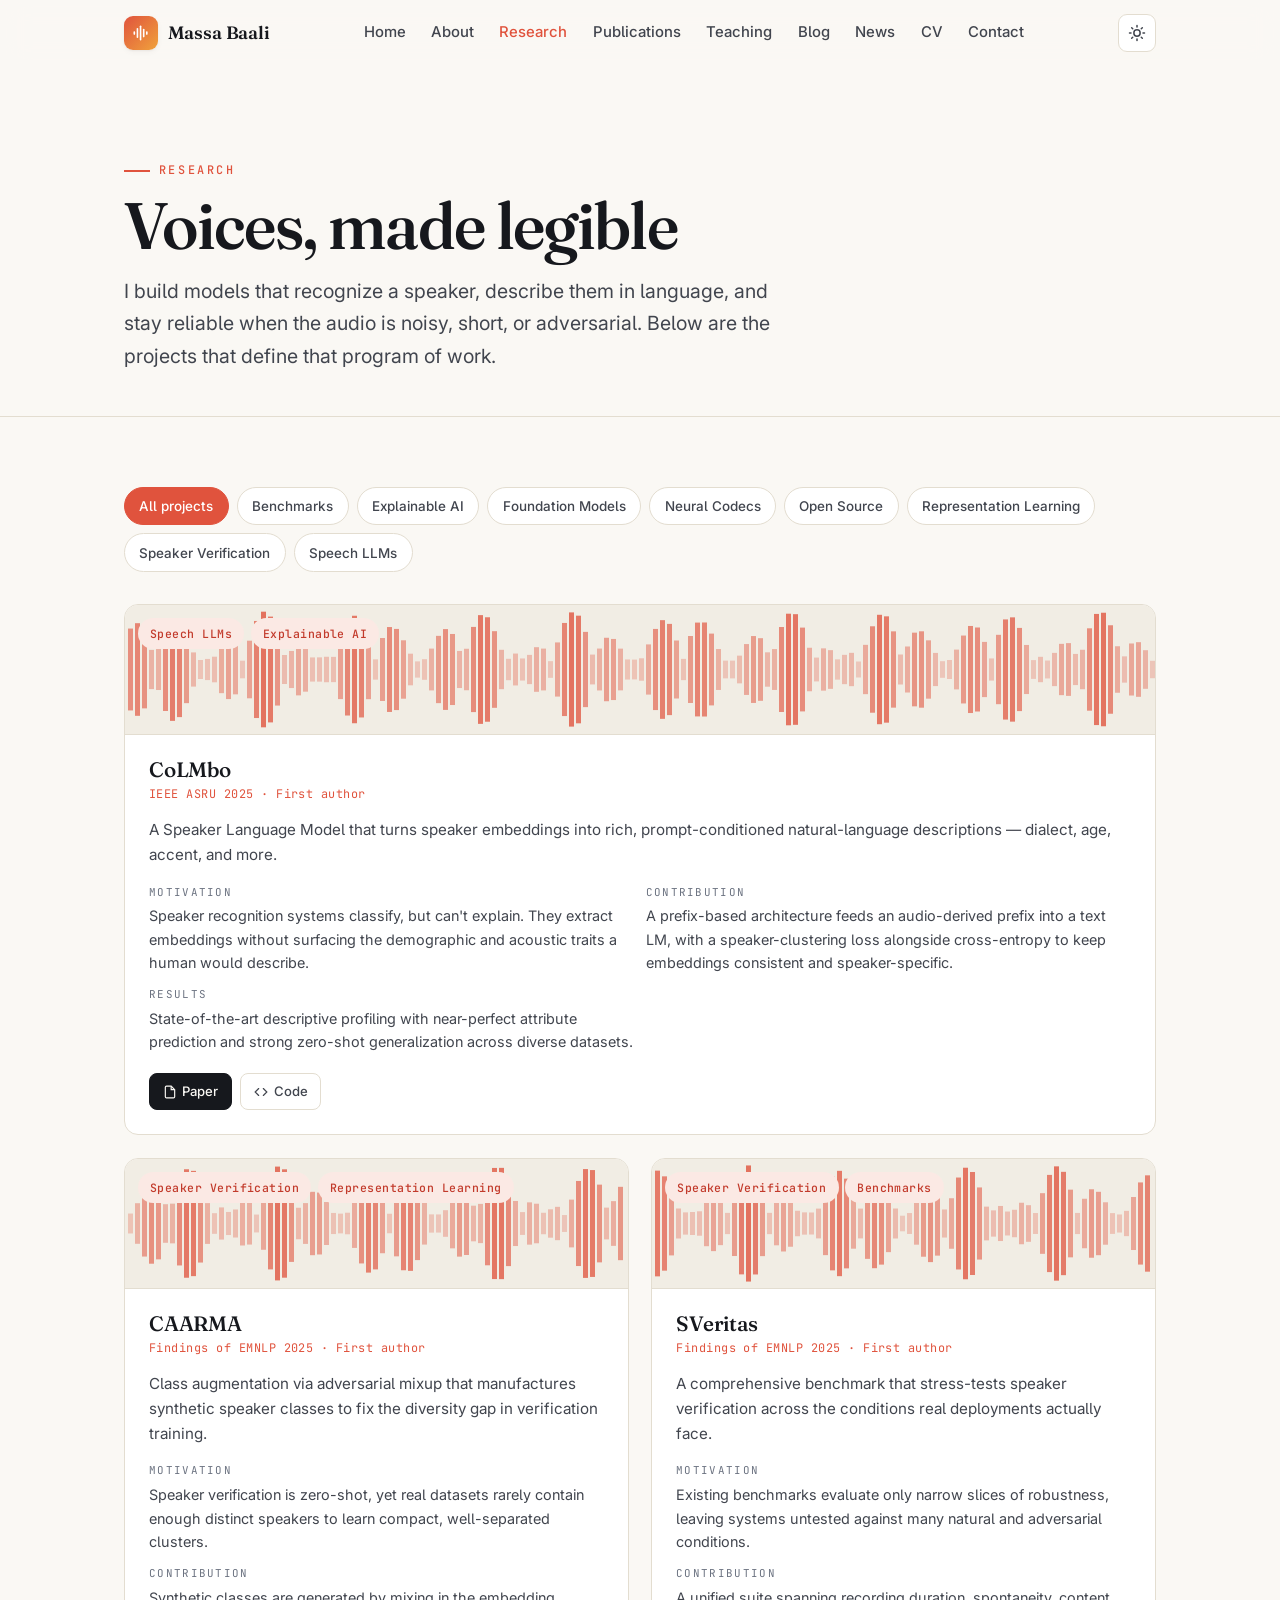
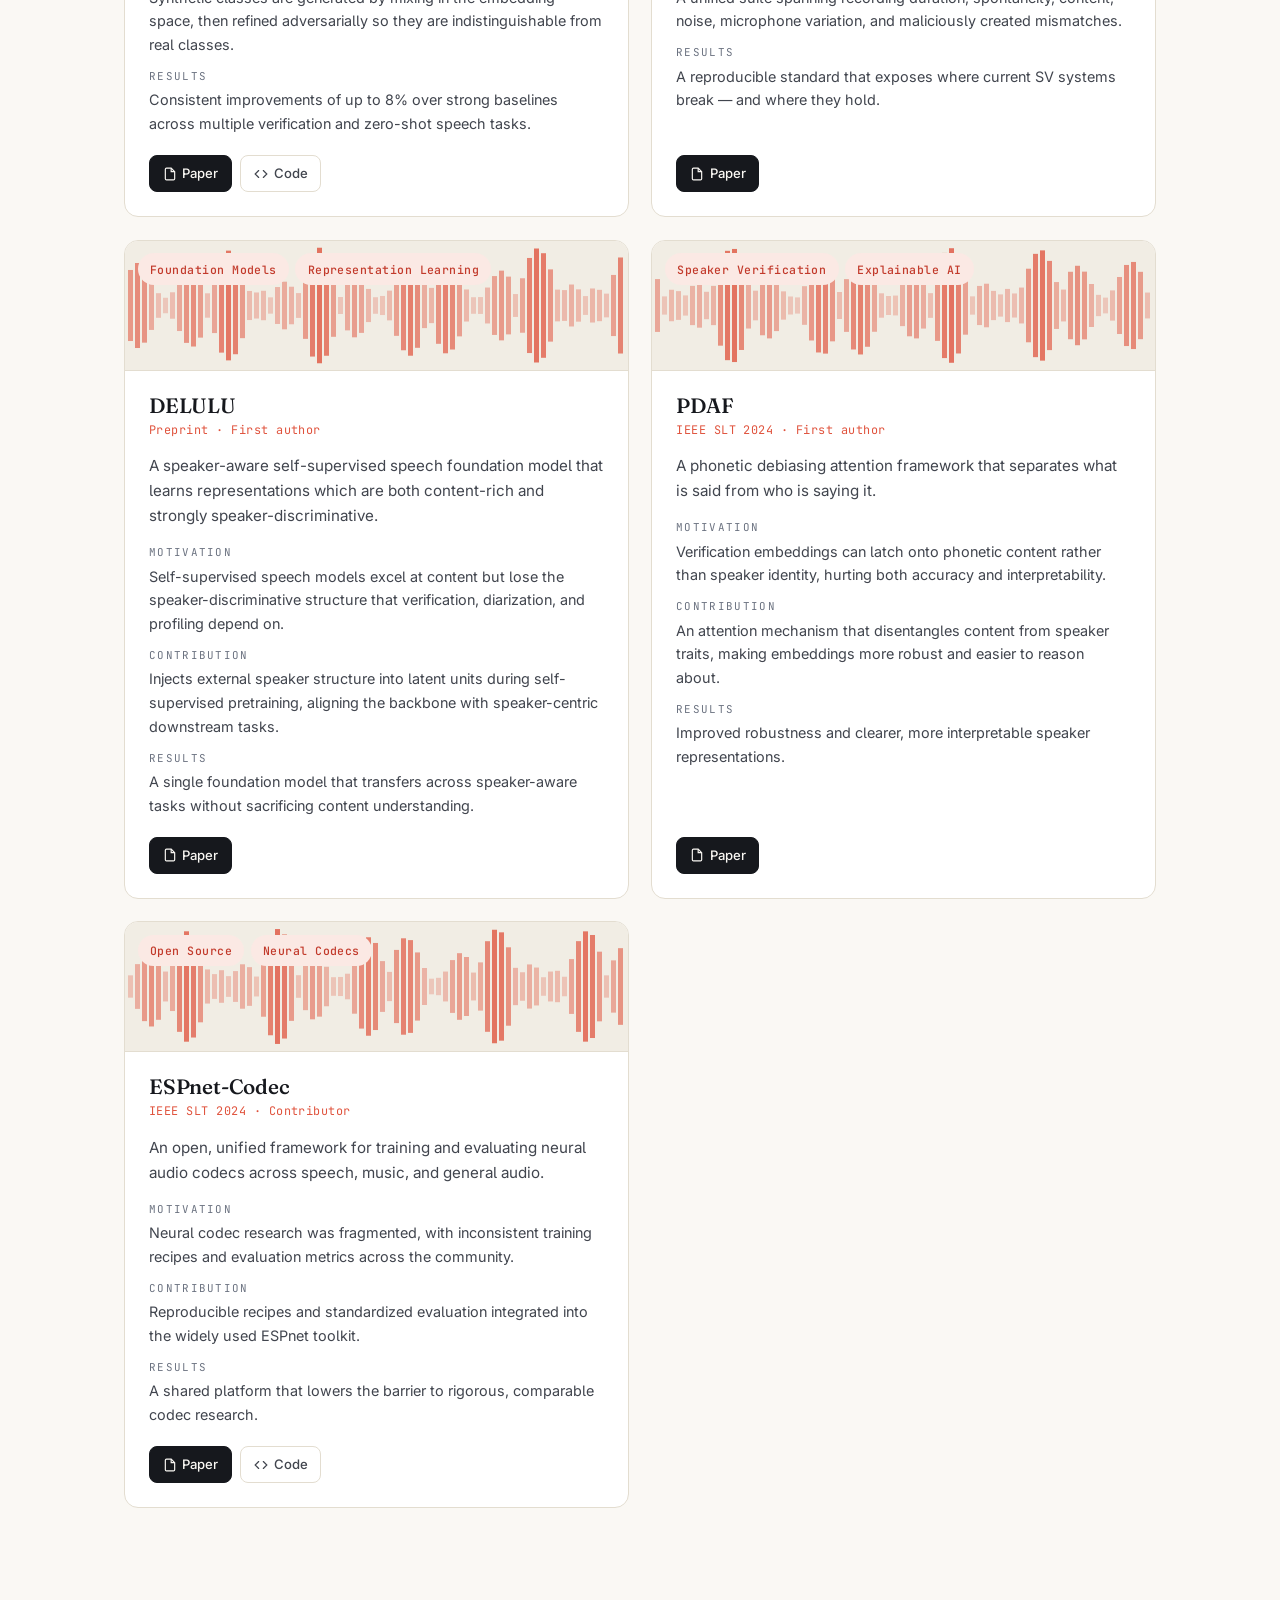
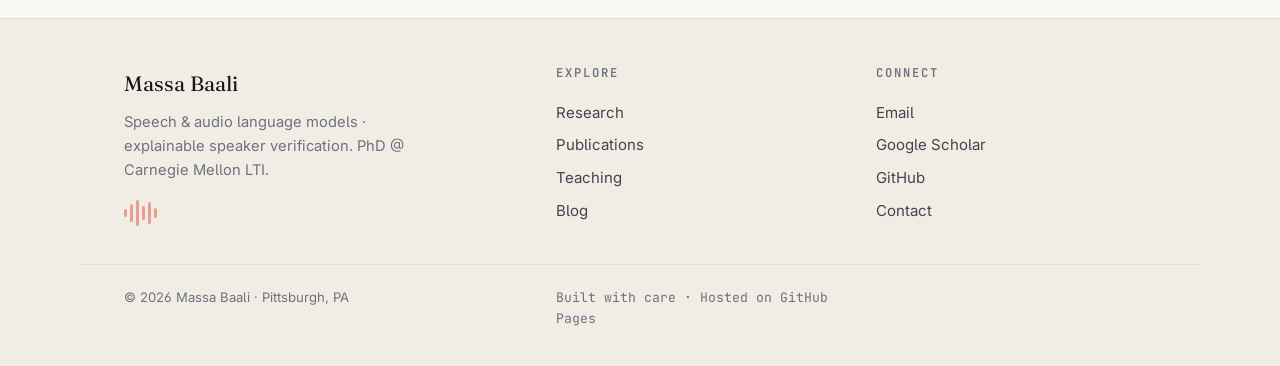
<file: research.html>
<!DOCTYPE html>
<html lang="en" data-theme="light">
<head>
<meta charset="UTF-8">
<meta name="viewport" content="width=device-width, initial-scale=1.0">
<title>Research — Massa Baali</title>
<meta name="description" content="Research projects by Massa Baali on speech foundation models, speaker verification, speech language models, and explainable AI.">
<link rel="canonical" href="https://massabaali7.github.io/research.html">
<meta property="og:type" content="website">
<meta property="og:title" content="Research — Massa Baali">
<meta property="og:description" content="Research projects by Massa Baali on speech foundation models, speaker verification, speech language models, and explainable AI.">
<meta property="og:image" content="https://massabaali7.github.io/assets/img/headshot@2x.jpg">
<meta property="og:url" content="https://massabaali7.github.io/research.html">
<meta name="twitter:card" content="summary_large_image">
<link rel="preconnect" href="https://fonts.googleapis.com">
<link rel="preconnect" href="https://fonts.gstatic.com" crossorigin>
<link href="https://fonts.googleapis.com/css2?family=Fraunces:opsz,wght@9..144,400..600&family=Inter:wght@400;500;550;600&family=JetBrains+Mono:wght@400;500;600&display=swap" rel="stylesheet">
<link rel="stylesheet" href="assets/css/main.css">
<link rel="icon" href="data:image/svg+xml,%3Csvg xmlns='http://www.w3.org/2000/svg' viewBox='0 0 32 32'%3E%3Crect width='32' height='32' rx='8' fill='%23e0533d'/%3E%3Cg fill='white'%3E%3Crect x='6' y='13' width='2.4' height='6' rx='1.2'/%3E%3Crect x='10.5' y='9' width='2.4' height='14' rx='1.2'/%3E%3Crect x='15' y='5' width='2.4' height='22' rx='1.2'/%3E%3Crect x='19.5' y='10' width='2.4' height='12' rx='1.2'/%3E%3Crect x='24' y='14' width='2.4' height='4' rx='1.2'/%3E%3C/g%3E%3C/svg%3E">
<script>document.documentElement.classList.remove('no-js');</script>
</head>
<body class="no-js">
<a class="skip-link" href="#main">Skip to content</a>
<!-- ============ HEADER ============ -->
<header class="site-header">
  <div class="wrap">
    <a class="brand" href="index.html" aria-label="Massa Baali — home">
      <span class="glyph" aria-hidden="true">
        <svg viewBox="0 0 32 32" fill="currentColor"><rect x="4" y="13" width="2.6" height="6" rx="1.3"/><rect x="9" y="8" width="2.6" height="16" rx="1.3"/><rect x="14" y="4" width="2.6" height="24" rx="1.3"/><rect x="19" y="9" width="2.6" height="14" rx="1.3"/><rect x="24" y="13" width="2.6" height="6" rx="1.3"/></svg>
      </span>
      Massa Baali
    </a>
    <nav class="nav" aria-label="Primary">
      <a href="index.html">Home</a>
      <a href="about.html">About</a>
      <a href="research.html">Research</a>
      <a href="publications.html">Publications</a>
      <a href="teaching.html">Teaching</a>
      <a href="blog.html">Blog</a>
      <a href="news.html">News</a>
      <a href="cv.html">CV</a>
      <a href="contact.html">Contact</a>
    </nav>
    <div class="nav-tools">
      <button class="icon-btn theme-toggle" aria-label="Toggle dark mode">
        <svg class="sun" viewBox="0 0 24 24" fill="none" stroke="currentColor" stroke-width="2" stroke-linecap="round"><circle cx="12" cy="12" r="4.2"/><path d="M12 2v2M12 20v2M4.9 4.9l1.4 1.4M17.7 17.7l1.4 1.4M2 12h2M20 12h2M4.9 19.1l1.4-1.4M17.7 6.3l1.4-1.4"/></svg>
        <svg class="moon" viewBox="0 0 24 24" fill="currentColor"><path d="M21 12.8A9 9 0 1 1 11.2 3a7 7 0 0 0 9.8 9.8z"/></svg>
      </button>
      <button class="icon-btn menu-btn" aria-label="Menu" aria-expanded="false">
        <svg viewBox="0 0 24 24" fill="none" stroke="currentColor" stroke-width="2" stroke-linecap="round"><path d="M3 6h18M3 12h18M3 18h18"/></svg>
      </button>
    </div>
  </div>
</header>


<main id="main">
<section class="page-hero">
  <canvas id="spec" class="spec-bg" aria-hidden="true"></canvas>
  <div class="wrap">
    <span class="eyebrow reveal">Research</span>
    <h1 class="reveal" data-d="1">Voices, made legible</h1>
    <p class="lede reveal" data-d="2">I build models that recognize a speaker, describe them in language, and stay reliable when the audio is noisy, short, or adversarial. Below are the projects that define that program of work.</p>
  </div>
</section>

<section class="section--tight">
  <div class="wrap">
    <div class="filter-chips reveal" id="proj-filters" role="group" aria-label="Filter projects by area"></div>
    <div class="proj-grid" id="proj-grid"></div>
  </div>
</section>
</main>

<style>
.filter-chips { display:flex; gap:.5rem; flex-wrap:wrap; margin-bottom:2rem; }
.filter-chips button { font:inherit; font-size:.84rem; font-weight:500; padding:.45rem .9rem; border-radius:100px; border:1px solid var(--line); background:var(--bg-raised); color:var(--ink-soft); cursor:pointer; transition:all .2s; }
.filter-chips button:hover { border-color:var(--line-strong); }
.filter-chips button.on { background:var(--accent); color:#fff; border-color:var(--accent); }

.proj-grid { display:grid; grid-template-columns:repeat(2,1fr); gap:1.4rem; }
.proj { display:flex; flex-direction:column; background:var(--bg-raised); border:1px solid var(--line); border-radius:var(--radius); overflow:hidden; transition:transform .3s var(--ease), box-shadow .3s, border-color .3s; }
.proj:hover { transform:translateY(-5px); box-shadow:var(--shadow); border-color:var(--line-strong); }
.proj.feature { grid-column:1 / -1; }
.proj-viz { height:130px; position:relative; overflow:hidden; background:var(--bg-sunken); border-bottom:1px solid var(--line); }
.proj-viz canvas { width:100%; height:100%; display:block; }
.proj-tag-row { position:absolute; top:.8rem; left:.8rem; display:flex; gap:.4rem; }
.proj-body { padding:1.5rem; display:flex; flex-direction:column; flex:1; }
.proj-body h3 { font-size:1.3rem; margin-bottom:.2rem; }
.proj-venue { font-family:var(--ff-mono); font-size:.74rem; color:var(--accent); letter-spacing:.04em; margin-bottom:.8rem; }
.proj-sum { font-size:.95rem; color:var(--ink-soft); margin-bottom:1rem; }
.proj-detail { display:grid; gap:.7rem; margin-bottom:1.2rem; }
.proj-detail dt { font-family:var(--ff-mono); font-size:.68rem; letter-spacing:.12em; text-transform:uppercase; color:var(--ink-faint); margin-bottom:.15rem; }
.proj-detail dd { margin:0; font-size:.9rem; color:var(--ink-soft); }
.proj-links { display:flex; gap:.5rem; flex-wrap:wrap; margin-top:auto; }
.proj-links a { display:inline-flex; align-items:center; gap:.35rem; font-size:.82rem; font-weight:500; padding:.42rem .8rem; border-radius:8px; border:1px solid var(--line); color:var(--ink-soft); transition:all .2s; }
.proj-links a:hover { border-color:var(--accent); color:var(--accent); }
.proj-links a svg { width:14px; height:14px; }
.proj-links a.primary { background:var(--ink); color:var(--bg); border-color:var(--ink); }
.proj-links a.primary:hover { background:var(--accent); border-color:var(--accent); color:#fff; }
@media(max-width:760px){ .proj-grid { grid-template-columns:1fr; } .proj.feature { grid-column:auto; } }
.feature .proj-detail { grid-template-columns:1fr 1fr; }
</style>



<!-- ============ FOOTER ============ -->
<footer class="site-footer">
  <div class="wrap">
    <div class="foot-brand-col">
      <div class="foot-brand">Massa Baali</div>
      <p class="muted" style="max-width:34ch;font-size:.92rem">Speech & audio language models · explainable speaker verification. PhD @ Carnegie Mellon LTI.</p>
      <div class="wave-rule" aria-hidden="true" style="margin-top:1.1rem">
        <span style="height:30%"></span><span style="height:70%;animation-delay:.1s"></span><span style="height:100%;animation-delay:.2s"></span><span style="height:55%;animation-delay:.3s"></span><span style="height:85%;animation-delay:.4s"></span><span style="height:40%;animation-delay:.5s"></span>
      </div>
    </div>
    <div>
      <h4>Explore</h4>
      <a href="research.html">Research</a><a href="publications.html">Publications</a><a href="teaching.html">Teaching</a><a href="blog.html">Blog</a>
    </div>
    <div>
      <h4>Connect</h4>
      <a href="mailto:mbaali@cs.cmu.edu">Email</a>
      <a href="https://scholar.google.com/citations?user=M5HhA0kAAAAJ" target="_blank" rel="noopener">Google Scholar</a>
      <a href="https://github.com/massabaali7" target="_blank" rel="noopener">GitHub</a>
      <a href="contact.html">Contact</a>
    </div>
  </div>
  <div class="wrap foot-bottom">
    <span>© <span id="yr"></span> Massa Baali · Pittsburgh, PA</span>
    <span class="mono">Built with care · Hosted on GitHub Pages</span>
  </div>
</footer>


<script src="assets/js/site.js"></script>
<script>
(function(){var y=document.getElementById("yr");if(y)y.textContent=new Date().getFullYear();})();

const PROJECTS = [
  { id:"colmbo", title:"CoLMbo", feature:true, area:["Speech LLMs","Explainable AI"], venue:"IEEE ASRU 2025 · First author",
    summary:"A Speaker Language Model that turns speaker embeddings into rich, prompt-conditioned natural-language descriptions — dialect, age, accent, and more.",
    motivation:"Speaker recognition systems classify, but can't explain. They extract embeddings without surfacing the demographic and acoustic traits a human would describe.",
    contribution:"A prefix-based architecture feeds an audio-derived prefix into a text LM, with a speaker-clustering loss alongside cross-entropy to keep embeddings consistent and speaker-specific.",
    results:"State-of-the-art descriptive profiling with near-perfect attribute prediction and strong zero-shot generalization across diverse datasets.",
    links:{ paper:"https://arxiv.org/abs/2506.09375", code:"https://github.com/massabaali7/CoLMbo" } },
  { id:"caarma", title:"CAARMA", area:["Speaker Verification","Representation Learning"], venue:"Findings of EMNLP 2025 · First author",
    summary:"Class augmentation via adversarial mixup that manufactures synthetic speaker classes to fix the diversity gap in verification training.",
    motivation:"Speaker verification is zero-shot, yet real datasets rarely contain enough distinct speakers to learn compact, well-separated clusters.",
    contribution:"Synthetic classes are generated by mixing in the embedding space, then refined adversarially so they are indistinguishable from real classes.",
    results:"Consistent improvements of up to 8% over strong baselines across multiple verification and zero-shot speech tasks.",
    links:{ paper:"https://arxiv.org/abs/2503.16718", code:"https://github.com/massabaali7/CAARMA" } },
  { id:"sveritas", title:"SVeritas", area:["Speaker Verification","Benchmarks"], venue:"Findings of EMNLP 2025 · First author",
    summary:"A comprehensive benchmark that stress-tests speaker verification across the conditions real deployments actually face.",
    motivation:"Existing benchmarks evaluate only narrow slices of robustness, leaving systems untested against many natural and adversarial conditions.",
    contribution:"A unified suite spanning recording duration, spontaneity, content, noise, microphone variation, and maliciously created mismatches.",
    results:"A reproducible standard that exposes where current SV systems break — and where they hold.",
    links:{ paper:"https://arxiv.org/abs/2509.17091" } },
  { id:"delulu", title:"DELULU", area:["Foundation Models","Representation Learning"], venue:"Preprint · First author",
    summary:"A speaker-aware self-supervised speech foundation model that learns representations which are both content-rich and strongly speaker-discriminative.",
    motivation:"Self-supervised speech models excel at content but lose the speaker-discriminative structure that verification, diarization, and profiling depend on.",
    contribution:"Injects external speaker structure into latent units during self-supervised pretraining, aligning the backbone with speaker-centric downstream tasks.",
    results:"A single foundation model that transfers across speaker-aware tasks without sacrificing content understanding.",
    links:{ paper:"https://arxiv.org/abs/2510.17662" } },
  { id:"pdaf", title:"PDAF", area:["Speaker Verification","Explainable AI"], venue:"IEEE SLT 2024 · First author",
    summary:"A phonetic debiasing attention framework that separates what is said from who is saying it.",
    motivation:"Verification embeddings can latch onto phonetic content rather than speaker identity, hurting both accuracy and interpretability.",
    contribution:"An attention mechanism that disentangles content from speaker traits, making embeddings more robust and easier to reason about.",
    results:"Improved robustness and clearer, more interpretable speaker representations.",
    links:{ paper:"https://arxiv.org/abs/2409.05799" } },
  { id:"espnet-codec", title:"ESPnet-Codec", area:["Open Source","Neural Codecs"], venue:"IEEE SLT 2024 · Contributor",
    summary:"An open, unified framework for training and evaluating neural audio codecs across speech, music, and general audio.",
    motivation:"Neural codec research was fragmented, with inconsistent training recipes and evaluation metrics across the community.",
    contribution:"Reproducible recipes and standardized evaluation integrated into the widely used ESPnet toolkit.",
    results:"A shared platform that lowers the barrier to rigorous, comparable codec research.",
    links:{ paper:"https://arxiv.org/abs/2409.15897", code:"https://github.com/espnet/espnet" } }
];

const I = {
  paper:'<svg viewBox="0 0 24 24" fill="none" stroke="currentColor" stroke-width="2"><path d="M14 2H6a2 2 0 0 0-2 2v16a2 2 0 0 0 2 2h12a2 2 0 0 0 2-2V8z"/><path d="M14 2v6h6"/></svg>',
  code:'<svg viewBox="0 0 24 24" fill="none" stroke="currentColor" stroke-width="2" stroke-linecap="round"><path d="M16 18l6-6-6-6M8 6l-6 6 6 6"/></svg>'
};
const areas = [...new Set(PROJECTS.flatMap(p=>p.area))].sort();
let active="all";

const fc=document.getElementById("proj-filters");
function chip(label,val){ const b=document.createElement("button"); b.textContent=label; b.dataset.a=val; if(val==="all")b.classList.add("on"); fc.appendChild(b); }
chip("All projects","all"); areas.forEach(a=>chip(a,a));
fc.addEventListener("click",e=>{ const b=e.target.closest("button"); if(!b)return; active=b.dataset.a; [...fc.children].forEach(x=>x.classList.toggle("on",x===b)); render(); });

function render(){
  const grid=document.getElementById("proj-grid");
  const items=PROJECTS.filter(p=>active==="all"||p.area.includes(active));
  grid.innerHTML=items.map(p=>{
    const tags=p.area.map(a=>`<span class="chip chip--accent tag-mono">${a}</span>`).join("");
    let links="";
    if(p.links.paper) links+=`<a class="primary" href="${p.links.paper}" target="_blank" rel="noopener">${I.paper}Paper</a>`;
    if(p.links.code) links+=`<a href="${p.links.code}" target="_blank" rel="noopener">${I.code}Code</a>`;
    return `<article class="proj ${p.feature?'feature':''} in" data-viz="${p.id}">
      <div class="proj-viz"><div class="proj-tag-row">${tags}</div><canvas></canvas></div>
      <div class="proj-body">
        <h3>${p.title}</h3>
        <div class="proj-venue">${p.venue}</div>
        <p class="proj-sum">${p.summary}</p>
        <dl class="proj-detail">
          <div><dt>Motivation</dt><dd>${p.motivation}</dd></div>
          <div><dt>Contribution</dt><dd>${p.contribution}</dd></div>
          <div><dt>Results</dt><dd>${p.results}</dd></div>
        </dl>
        <div class="proj-links">${links}</div>
      </div>
    </article>`;
  }).join("");
  grid.querySelectorAll("canvas").forEach(drawWave);
}

// per-card waveform viz (deterministic by id)
function drawWave(cv){
  const ctx=cv.getContext("2d"); const dpr=devicePixelRatio||1;
  const w=cv.width=cv.offsetWidth*dpr, h=cv.height=cv.offsetHeight*dpr;
  const seed=[...(cv.closest(".proj").dataset.viz)].reduce((a,c)=>a+c.charCodeAt(0),0);
  const styles=getComputedStyle(document.documentElement);
  const acc=styles.getPropertyValue("--accent").trim();
  const bars=Math.floor(w/(7*dpr)); const bw=5*dpr;
  for(let i=0;i<bars;i++){
    const n=Math.abs(Math.sin(i*0.5+seed)*Math.cos(i*0.21+seed*0.3));
    const bh=(0.12+n*0.78)*h;
    ctx.fillStyle=acc; ctx.globalAlpha=0.25+n*0.55;
    const x=i*7*dpr+3*dpr;
    ctx.fillRect(x,(h-bh)/2,bw,bh);
  }
}
window.addEventListener("resize",()=>document.querySelectorAll(".proj-viz canvas").forEach(drawWave));
render();
</script>

</body>
</html>
</file>
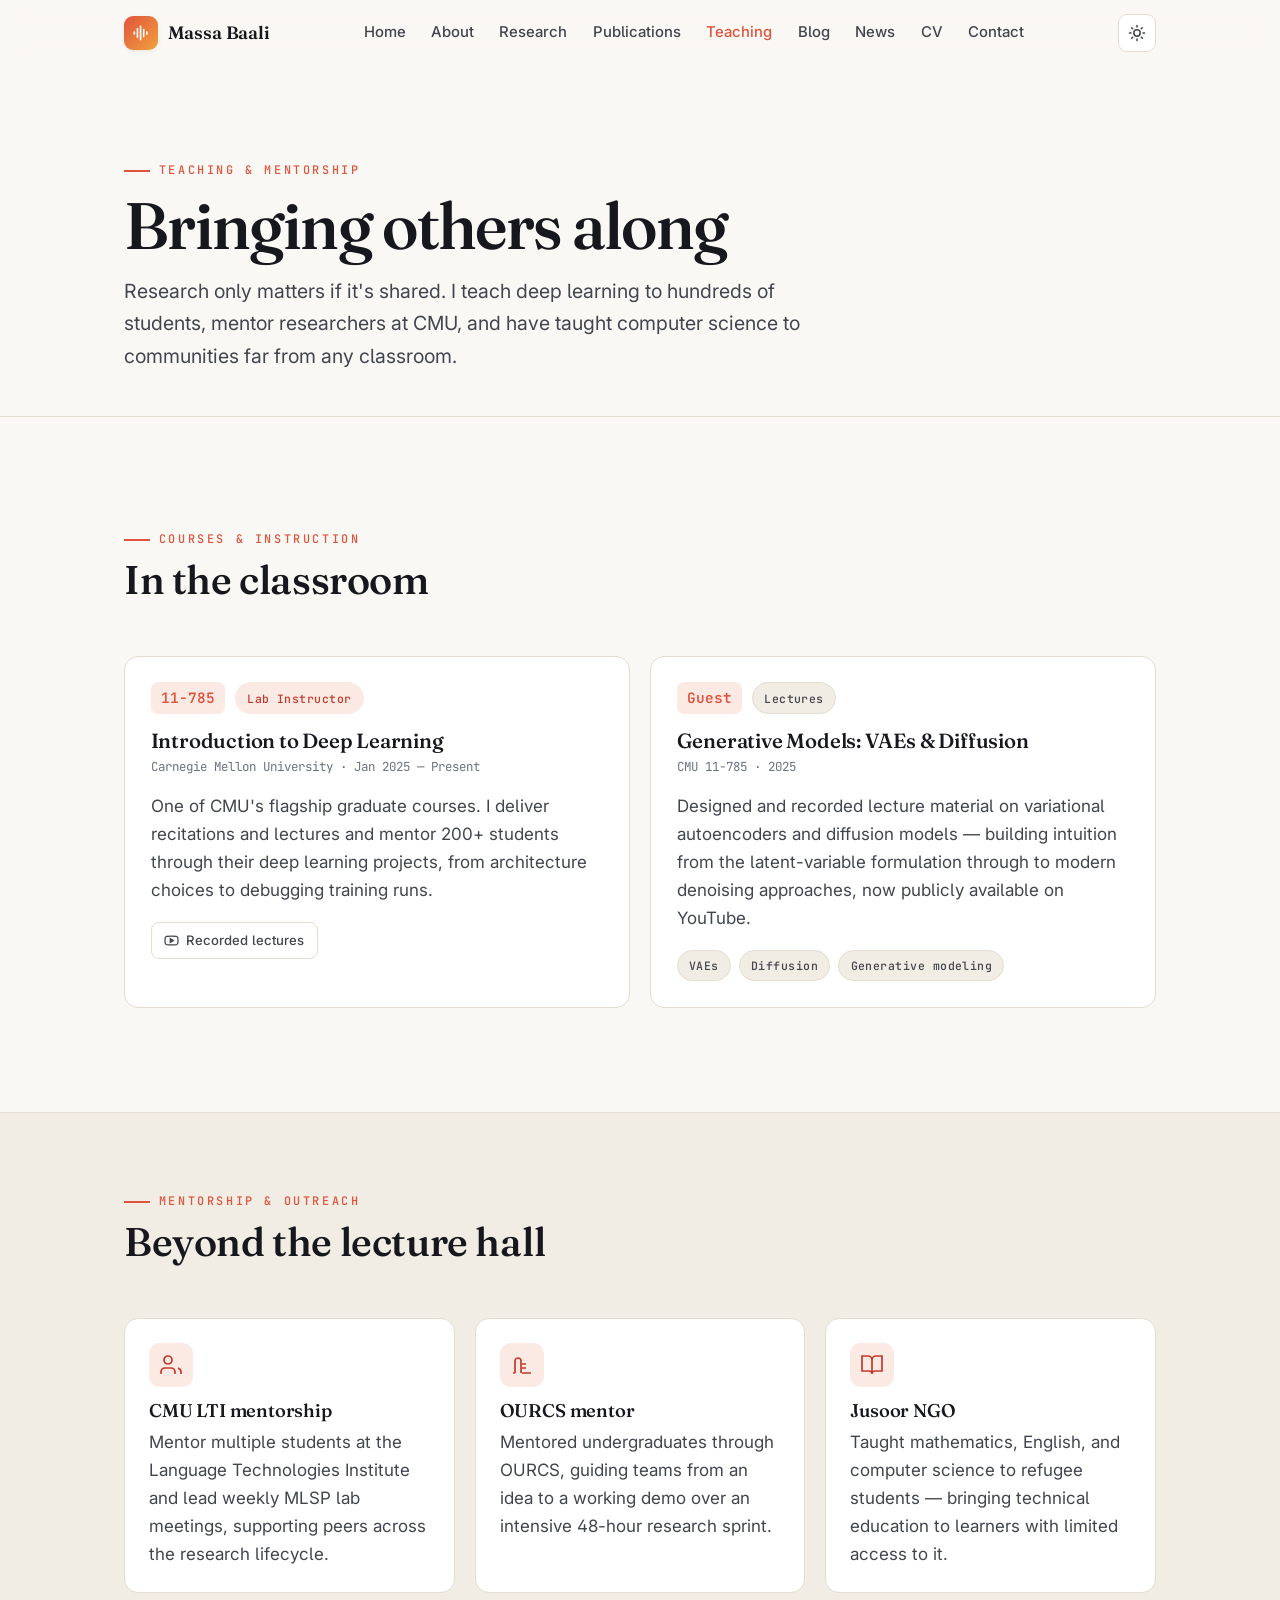
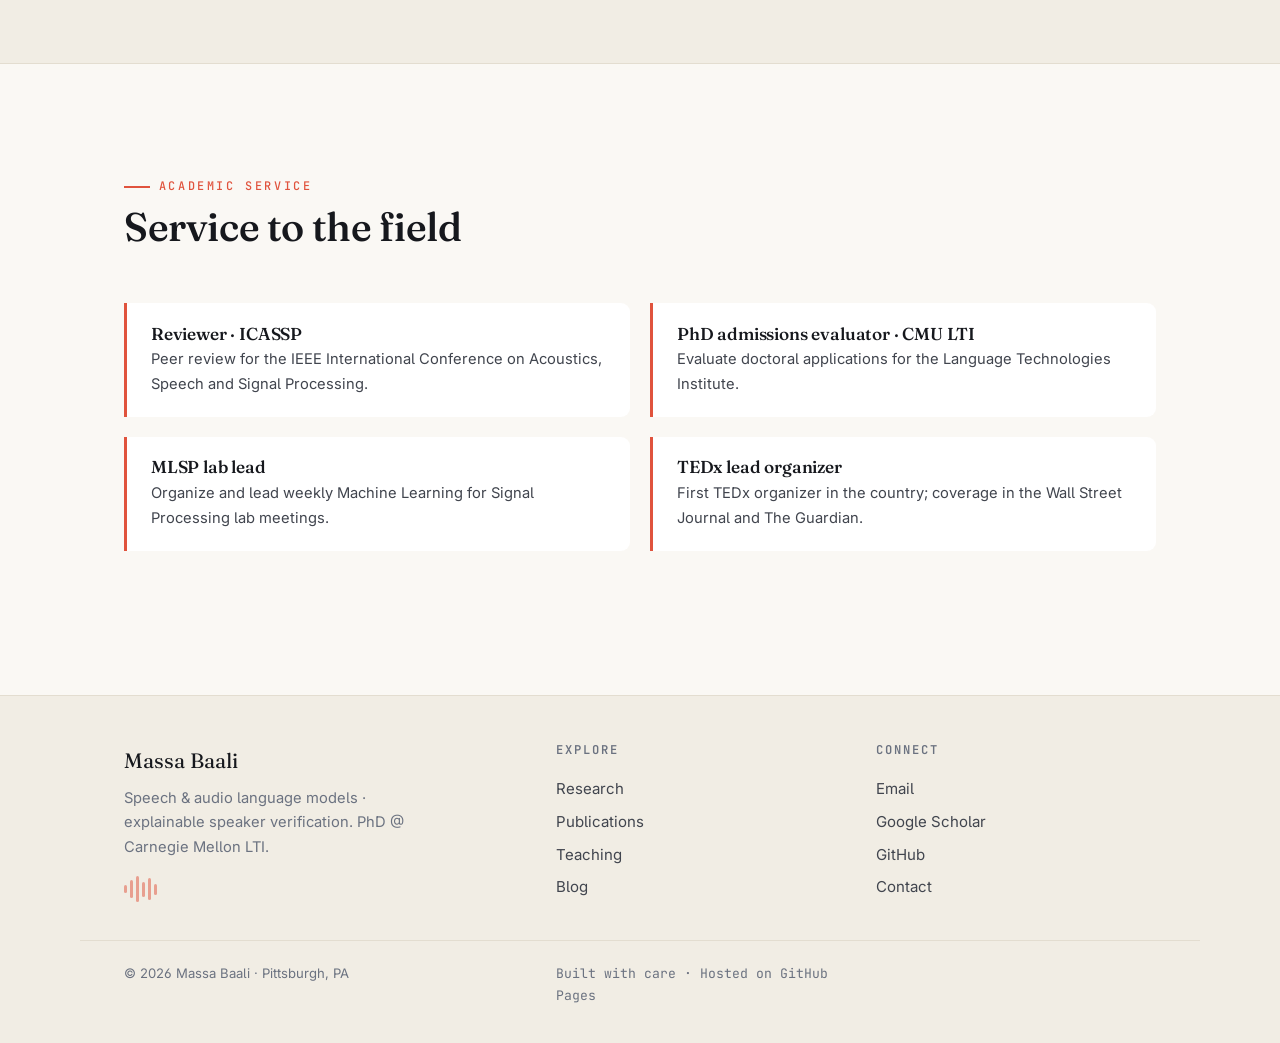
<file: teaching.html>
<!DOCTYPE html>
<html lang="en" data-theme="light">
<head>
<meta charset="UTF-8">
<meta name="viewport" content="width=device-width, initial-scale=1.0">
<title>Teaching — Massa Baali</title>
<meta name="description" content="Teaching, mentorship, and academic service by Massa Baali, including CMU's Introduction to Deep Learning, lectures on VAEs and diffusion models, and student mentorship.">
<link rel="canonical" href="https://massabaali7.github.io/teaching.html">
<meta property="og:type" content="website">
<meta property="og:title" content="Teaching — Massa Baali">
<meta property="og:description" content="Teaching, mentorship, and academic service by Massa Baali, including CMU's Introduction to Deep Learning, lectures on VAEs and diffusion models, and student mentorship.">
<meta property="og:image" content="https://massabaali7.github.io/assets/img/headshot@2x.jpg">
<meta property="og:url" content="https://massabaali7.github.io/teaching.html">
<meta name="twitter:card" content="summary_large_image">
<link rel="preconnect" href="https://fonts.googleapis.com">
<link rel="preconnect" href="https://fonts.gstatic.com" crossorigin>
<link href="https://fonts.googleapis.com/css2?family=Fraunces:opsz,wght@9..144,400..600&family=Inter:wght@400;500;550;600&family=JetBrains+Mono:wght@400;500;600&display=swap" rel="stylesheet">
<link rel="stylesheet" href="assets/css/main.css">
<link rel="icon" href="data:image/svg+xml,%3Csvg xmlns='http://www.w3.org/2000/svg' viewBox='0 0 32 32'%3E%3Crect width='32' height='32' rx='8' fill='%23e0533d'/%3E%3Cg fill='white'%3E%3Crect x='6' y='13' width='2.4' height='6' rx='1.2'/%3E%3Crect x='10.5' y='9' width='2.4' height='14' rx='1.2'/%3E%3Crect x='15' y='5' width='2.4' height='22' rx='1.2'/%3E%3Crect x='19.5' y='10' width='2.4' height='12' rx='1.2'/%3E%3Crect x='24' y='14' width='2.4' height='4' rx='1.2'/%3E%3C/g%3E%3C/svg%3E">
<script>document.documentElement.classList.remove('no-js');</script>
</head>
<body class="no-js">
<a class="skip-link" href="#main">Skip to content</a>
<!-- ============ HEADER ============ -->
<header class="site-header">
  <div class="wrap">
    <a class="brand" href="index.html" aria-label="Massa Baali — home">
      <span class="glyph" aria-hidden="true">
        <svg viewBox="0 0 32 32" fill="currentColor"><rect x="4" y="13" width="2.6" height="6" rx="1.3"/><rect x="9" y="8" width="2.6" height="16" rx="1.3"/><rect x="14" y="4" width="2.6" height="24" rx="1.3"/><rect x="19" y="9" width="2.6" height="14" rx="1.3"/><rect x="24" y="13" width="2.6" height="6" rx="1.3"/></svg>
      </span>
      Massa Baali
    </a>
    <nav class="nav" aria-label="Primary">
      <a href="index.html">Home</a>
      <a href="about.html">About</a>
      <a href="research.html">Research</a>
      <a href="publications.html">Publications</a>
      <a href="teaching.html">Teaching</a>
      <a href="blog.html">Blog</a>
      <a href="news.html">News</a>
      <a href="cv.html">CV</a>
      <a href="contact.html">Contact</a>
    </nav>
    <div class="nav-tools">
      <button class="icon-btn theme-toggle" aria-label="Toggle dark mode">
        <svg class="sun" viewBox="0 0 24 24" fill="none" stroke="currentColor" stroke-width="2" stroke-linecap="round"><circle cx="12" cy="12" r="4.2"/><path d="M12 2v2M12 20v2M4.9 4.9l1.4 1.4M17.7 17.7l1.4 1.4M2 12h2M20 12h2M4.9 19.1l1.4-1.4M17.7 6.3l1.4-1.4"/></svg>
        <svg class="moon" viewBox="0 0 24 24" fill="currentColor"><path d="M21 12.8A9 9 0 1 1 11.2 3a7 7 0 0 0 9.8 9.8z"/></svg>
      </button>
      <button class="icon-btn menu-btn" aria-label="Menu" aria-expanded="false">
        <svg viewBox="0 0 24 24" fill="none" stroke="currentColor" stroke-width="2" stroke-linecap="round"><path d="M3 6h18M3 12h18M3 18h18"/></svg>
      </button>
    </div>
  </div>
</header>


<main id="main">
<section class="page-hero">
  <canvas id="spec" class="spec-bg" aria-hidden="true"></canvas>
  <div class="wrap">
    <span class="eyebrow reveal">Teaching & mentorship</span>
    <h1 class="reveal" data-d="1">Bringing others along</h1>
    <p class="lede reveal" data-d="2">Research only matters if it's shared. I teach deep learning to hundreds of students, mentor researchers at CMU, and have taught computer science to communities far from any classroom.</p>
  </div>
</section>

<section class="section">
  <div class="wrap">
    <div class="section-head reveal">
      <span class="eyebrow">Courses & instruction</span>
      <h2>In the classroom</h2>
    </div>
    <div class="grid cols-2">
      <article class="teach-card reveal" data-d="1">
        <div class="teach-top"><span class="course-code mono">11-785</span><span class="chip chip--accent tag-mono">Lab Instructor</span></div>
        <h3>Introduction to Deep Learning</h3>
        <p class="teach-org">Carnegie Mellon University · Jan 2025 — Present</p>
        <p>One of CMU's flagship graduate courses. I deliver recitations and lectures and mentor 200+ students through their deep learning projects, from architecture choices to debugging training runs.</p>
        <div class="teach-links">
          <a class="plink" href="https://www.youtube.com/results?search_query=CMU+11-785+VAE+diffusion" target="_blank" rel="noopener">
            <svg viewBox="0 0 24 24" fill="none" stroke="currentColor" stroke-width="2"><path d="M22 7.5a3 3 0 0 0-2.1-2.1C18 5 12 5 12 5s-6 0-7.9.4A3 3 0 0 0 2 7.5 31 31 0 0 0 1.6 12 31 31 0 0 0 2 16.5a3 3 0 0 0 2.1 2.1C6 19 12 19 12 19s6 0 7.9-.4a3 3 0 0 0 2.1-2.1A31 31 0 0 0 22.4 12 31 31 0 0 0 22 7.5z"/><path d="M10 15l5-3-5-3z" fill="currentColor"/></svg>
            Recorded lectures
          </a>
        </div>
      </article>

      <article class="teach-card reveal" data-d="2">
        <div class="teach-top"><span class="course-code mono">Guest</span><span class="chip tag-mono">Lectures</span></div>
        <h3>Generative Models: VAEs & Diffusion</h3>
        <p class="teach-org">CMU 11-785 · 2025</p>
        <p>Designed and recorded lecture material on variational autoencoders and diffusion models — building intuition from the latent-variable formulation through to modern denoising approaches, now publicly available on YouTube.</p>
        <div class="teach-links">
          <span class="chip tag-mono">VAEs</span><span class="chip tag-mono">Diffusion</span><span class="chip tag-mono">Generative modeling</span>
        </div>
      </article>
    </div>
  </div>
</section>

<section class="section section--tight" style="background:var(--bg-sunken);border-block:1px solid var(--line)">
  <div class="wrap">
    <div class="section-head reveal">
      <span class="eyebrow">Mentorship & outreach</span>
      <h2>Beyond the lecture hall</h2>
    </div>
    <div class="grid cols-3">
      <article class="card reveal" data-d="1">
        <div class="ic"><svg viewBox="0 0 24 24" fill="none" stroke="currentColor" stroke-width="1.7"><path d="M16 21v-2a4 4 0 0 0-4-4H6a4 4 0 0 0-4 4v2"/><circle cx="9" cy="7" r="4"/><path d="M22 21v-2a4 4 0 0 0-3-3.9"/></svg></div>
        <h3>CMU LTI mentorship</h3>
        <p>Mentor multiple students at the Language Technologies Institute and lead weekly MLSP lab meetings, supporting peers across the research lifecycle.</p>
      </article>
      <article class="card reveal" data-d="2">
        <div class="ic"><svg viewBox="0 0 24 24" fill="none" stroke="currentColor" stroke-width="1.7"><path d="M12 20h9M3 20h2M5 20V8a3 3 0 0 1 3-3h0a3 3 0 0 1 3 3v12M12 11h4M12 15h4"/></svg></div>
        <h3>OURCS mentor</h3>
        <p>Mentored undergraduates through OURCS, guiding teams from an idea to a working demo over an intensive 48-hour research sprint.</p>
      </article>
      <article class="card reveal" data-d="3">
        <div class="ic"><svg viewBox="0 0 24 24" fill="none" stroke="currentColor" stroke-width="1.7"><path d="M2 3h6a4 4 0 0 1 4 4v14a3 3 0 0 0-3-3H2zM22 3h-6a4 4 0 0 0-4 4v14a3 3 0 0 1 3-3h7z"/></svg></div>
        <h3>Jusoor NGO</h3>
        <p>Taught mathematics, English, and computer science to refugee students — bringing technical education to learners with limited access to it.</p>
      </article>
    </div>
  </div>
</section>

<section class="section">
  <div class="wrap">
    <div class="section-head reveal">
      <span class="eyebrow">Academic service</span>
      <h2>Service to the field</h2>
    </div>
    <div class="grid cols-2">
      <div class="service-item reveal" data-d="1">
        <h3>Reviewer · ICASSP</h3>
        <p>Peer review for the IEEE International Conference on Acoustics, Speech and Signal Processing.</p>
      </div>
      <div class="service-item reveal" data-d="2">
        <h3>PhD admissions evaluator · CMU LTI</h3>
        <p>Evaluate doctoral applications for the Language Technologies Institute.</p>
      </div>
      <div class="service-item reveal" data-d="3">
        <h3>MLSP lab lead</h3>
        <p>Organize and lead weekly Machine Learning for Signal Processing lab meetings.</p>
      </div>
      <div class="service-item reveal" data-d="4">
        <h3>TEDx lead organizer</h3>
        <p>First TEDx organizer in the country; coverage in the Wall Street Journal and The Guardian.</p>
      </div>
    </div>
  </div>
</section>
</main>

<style>
.teach-card { background:var(--bg-raised); border:1px solid var(--line); border-radius:var(--radius); padding:1.6rem; transition:transform .3s var(--ease), box-shadow .3s, border-color .3s; }
.teach-card:hover { transform:translateY(-4px); box-shadow:var(--shadow); border-color:var(--line-strong); }
.teach-top { display:flex; align-items:center; gap:.6rem; margin-bottom:1rem; }
.course-code { font-size:.9rem; font-weight:600; color:var(--accent); background:var(--accent-tint); padding:.25rem .65rem; border-radius:7px; }
html[data-theme="dark"] .course-code { color:var(--accent); }
.teach-card h3 { font-size:1.28rem; margin-bottom:.3rem; }
.teach-org { font-family:var(--ff-mono); font-size:.78rem; color:var(--ink-faint); margin-bottom:.9rem; }
.teach-links { display:flex; gap:.5rem; flex-wrap:wrap; margin-top:1.1rem; }
.plink { display:inline-flex; align-items:center; gap:.4rem; font-size:.82rem; font-weight:500; padding:.42rem .8rem; border-radius:8px; border:1px solid var(--line); color:var(--ink-soft); transition:all .2s; }
.plink:hover { border-color:var(--accent); color:var(--accent); }
.plink svg { width:15px; height:15px; }
.ic { width:44px; height:44px; border-radius:11px; background:var(--accent-tint); color:var(--accent-deep); display:grid; place-items:center; margin-bottom:.9rem; }
html[data-theme="dark"] .ic { color:var(--accent); }
.ic svg { width:24px; height:24px; }
.card h3 { margin-bottom:.4rem; font-size:1.15rem; }
.service-item { padding:1.3rem 1.5rem; border-left:3px solid var(--accent); background:var(--bg-raised); border-radius:0 var(--radius-sm) var(--radius-sm) 0; }
.service-item h3 { font-size:1.08rem; margin-bottom:.3rem; }
.service-item p { font-size:.92rem; }
</style>



<!-- ============ FOOTER ============ -->
<footer class="site-footer">
  <div class="wrap">
    <div class="foot-brand-col">
      <div class="foot-brand">Massa Baali</div>
      <p class="muted" style="max-width:34ch;font-size:.92rem">Speech & audio language models · explainable speaker verification. PhD @ Carnegie Mellon LTI.</p>
      <div class="wave-rule" aria-hidden="true" style="margin-top:1.1rem">
        <span style="height:30%"></span><span style="height:70%;animation-delay:.1s"></span><span style="height:100%;animation-delay:.2s"></span><span style="height:55%;animation-delay:.3s"></span><span style="height:85%;animation-delay:.4s"></span><span style="height:40%;animation-delay:.5s"></span>
      </div>
    </div>
    <div>
      <h4>Explore</h4>
      <a href="research.html">Research</a><a href="publications.html">Publications</a><a href="teaching.html">Teaching</a><a href="blog.html">Blog</a>
    </div>
    <div>
      <h4>Connect</h4>
      <a href="mailto:mbaali@cs.cmu.edu">Email</a>
      <a href="https://scholar.google.com/citations?user=M5HhA0kAAAAJ" target="_blank" rel="noopener">Google Scholar</a>
      <a href="https://github.com/massabaali7" target="_blank" rel="noopener">GitHub</a>
      <a href="contact.html">Contact</a>
    </div>
  </div>
  <div class="wrap foot-bottom">
    <span>© <span id="yr"></span> Massa Baali · Pittsburgh, PA</span>
    <span class="mono">Built with care · Hosted on GitHub Pages</span>
  </div>
</footer>


<script src="assets/js/site.js"></script>
<script>(function(){var y=document.getElementById("yr");if(y)y.textContent=new Date().getFullYear();})();</script>

</body>
</html>
</file>
<file: assets/css/main.css>
/* =========================================================================
   Massa Baali — Academic portfolio
   Design system. Signature motif: spectrogram / waveform (speech & audio).
   Palette: deep ink navy ground, warm spectrogram coral→amber accent.
   Type:   Fraunces (display serif) · Inter (body grotesque) · JetBrains Mono (data)
   ========================================================================= */

:root {
  /* ---- Light theme ---- */
  --bg:            #faf8f4;   /* warm paper */
  --bg-raised:     #ffffff;
  --bg-sunken:     #f1ede4;
  --ink:           #16181d;   /* near-black ink */
  --ink-soft:      #41454e;
  --ink-faint:     #6b7280;
  --line:          #e3ddd0;
  --line-strong:   #cdc6b6;

  /* spectrogram accent ramp (cool low → hot high) */
  --accent:        #e0533d;   /* coral — primary */
  --accent-deep:   #c23a2b;
  --accent-warm:   #f0a23c;   /* amber */
  --accent-cool:   #2e6f95;   /* the cold end of the map */
  --accent-tint:   #fbe9e4;

  --ok:            #2f7d5b;

  --radius:        14px;
  --radius-sm:     9px;
  --radius-lg:     22px;
  --shadow-sm:     0 1px 2px rgba(20,24,29,.05), 0 2px 6px rgba(20,24,29,.04);
  --shadow:        0 4px 14px rgba(20,24,29,.07), 0 14px 38px rgba(20,24,29,.07);
  --shadow-lg:     0 12px 40px rgba(20,24,29,.13);

  --maxw:          1120px;
  --ease:          cubic-bezier(.22,.61,.36,1);

  --ff-display: "Fraunces", Georgia, "Times New Roman", serif;
  --ff-body:    "Inter", system-ui, -apple-system, "Segoe UI", sans-serif;
  --ff-mono:    "JetBrains Mono", ui-monospace, "SF Mono", Menlo, monospace;

  --header-h: 66px;
}

html[data-theme="dark"] {
  --bg:            #0e1014;
  --bg-raised:     #16191f;
  --bg-sunken:     #0a0c0f;
  --ink:           #f3f1ec;
  --ink-soft:      #c4c8d0;
  --ink-faint:     #8b919c;
  --line:          #262a32;
  --line-strong:   #363c46;
  --accent:        #f2705a;
  --accent-deep:   #e0533d;
  --accent-warm:   #f6b256;
  --accent-cool:   #58a6cf;
  --accent-tint:   #2a1916;
  --ok:            #5cc093;
  --shadow-sm:     0 1px 2px rgba(0,0,0,.4);
  --shadow:        0 6px 22px rgba(0,0,0,.45);
  --shadow-lg:     0 16px 50px rgba(0,0,0,.55);
}

/* ---------------------------------------------------------------- reset */
*,*::before,*::after { box-sizing: border-box; }
* { margin: 0; }
html { -webkit-text-size-adjust: 100%; scroll-behavior: smooth; }
@media (prefers-reduced-motion: reduce) {
  html { scroll-behavior: auto; }
  *,*::before,*::after { animation-duration:.001ms !important; animation-iteration-count:1 !important; transition-duration:.001ms !important; }
}
body {
  font-family: var(--ff-body);
  background: var(--bg);
  color: var(--ink);
  line-height: 1.65;
  font-size: 17px;
  -webkit-font-smoothing: antialiased;
  text-rendering: optimizeLegibility;
  font-feature-settings: "kern","liga","cv05","ss01";
  transition: background .4s var(--ease), color .3s var(--ease);
  overflow-x: hidden;
}
img { max-width: 100%; display: block; }
a { color: inherit; text-decoration: none; }
:focus-visible { outline: 2.5px solid var(--accent); outline-offset: 3px; border-radius: 3px; }

/* ---------------------------------------------------------------- type */
h1,h2,h3,h4 { font-family: var(--ff-display); font-weight: 540; line-height: 1.1; letter-spacing: -.01em; color: var(--ink); }
h1 { font-size: clamp(2.4rem, 5.4vw, 4.1rem); font-weight: 560; letter-spacing: -.025em; }
h2 { font-size: clamp(1.7rem, 3.4vw, 2.5rem); }
h3 { font-size: 1.28rem; }
p  { color: var(--ink-soft); }
.eyebrow {
  font-family: var(--ff-mono); font-size: .74rem; font-weight: 500;
  letter-spacing: .22em; text-transform: uppercase; color: var(--accent);
  display: inline-flex; align-items: center; gap: .55rem;
}
.eyebrow::before { content:""; width: 26px; height: 2px; background: var(--accent); display:inline-block; }
.lede { font-size: clamp(1.05rem, 1.7vw, 1.22rem); color: var(--ink-soft); }
.mono { font-family: var(--ff-mono); }

/* ---------------------------------------------------------------- layout */
.wrap { width: 100%; max-width: var(--maxw); margin-inline: auto; padding-inline: clamp(20px, 5vw, 44px); }
.section { padding-block: clamp(56px, 9vw, 104px); }
.section--tight { padding-block: clamp(40px, 6vw, 70px); }
.section-head { max-width: 720px; margin-bottom: clamp(30px, 5vw, 54px); }
.section-head h2 { margin: .5rem 0 .7rem; }
.section-head p { font-size: 1.06rem; }

/* ---------------------------------------------------------------- header / nav */
.site-header {
  position: sticky; top: 0; z-index: 100;
  height: var(--header-h);
  display: flex; align-items: center;
  backdrop-filter: saturate(150%) blur(14px);
  -webkit-backdrop-filter: saturate(150%) blur(14px);
  background: color-mix(in srgb, var(--bg) 80%, transparent);
  border-bottom: 1px solid transparent;
  transition: border-color .3s, background .3s;
}
.site-header.scrolled { border-bottom-color: var(--line); }
.site-header .wrap { display: flex; align-items: center; justify-content: space-between; gap: 1rem; }
.brand { display: flex; align-items: center; gap: .6rem; font-family: var(--ff-display); font-weight: 600; font-size: 1.12rem; letter-spacing: -.01em; }
.brand .glyph {
  width: 34px; height: 34px; border-radius: 9px; flex: none;
  background: linear-gradient(135deg, var(--accent), var(--accent-warm));
  display: grid; place-items: center; color: #fff; box-shadow: var(--shadow-sm);
  position: relative; overflow: hidden;
}
.brand .glyph svg { width: 20px; height: 20px; }
.nav { display: flex; align-items: center; gap: .15rem; }
.nav a {
  font-size: .93rem; font-weight: 500; color: var(--ink-soft);
  padding: .5rem .72rem; border-radius: 8px; transition: color .2s, background .2s;
}
.nav a:hover { color: var(--ink); background: var(--bg-sunken); }
.nav a.active { color: var(--accent); }
.nav-tools { display: flex; align-items: center; gap: .4rem; }
.icon-btn {
  width: 38px; height: 38px; border-radius: 9px; border: 1px solid var(--line);
  background: var(--bg-raised); color: var(--ink-soft); cursor: pointer;
  display: grid; place-items: center; transition: all .2s var(--ease);
}
.icon-btn:hover { color: var(--accent); border-color: var(--line-strong); transform: translateY(-1px); }
.icon-btn svg { width: 18px; height: 18px; }
.theme-toggle .moon { display: none; }
html[data-theme="dark"] .theme-toggle .sun { display: none; }
html[data-theme="dark"] .theme-toggle .moon { display: block; }
.menu-btn { display: none; }

/* mobile nav */
@media (max-width: 860px) {
  .menu-btn { display: grid; }
  .nav {
    position: fixed; inset: var(--header-h) 0 auto 0;
    flex-direction: column; align-items: stretch; gap: 0;
    background: var(--bg-raised); border-bottom: 1px solid var(--line);
    padding: .6rem clamp(20px,5vw,44px) 1rem;
    box-shadow: var(--shadow);
    transform: translateY(-130%); transition: transform .35s var(--ease);
  }
  .nav.open { transform: translateY(0); }
  .nav a { padding: .8rem .4rem; font-size: 1rem; border-bottom: 1px solid var(--line); }
  .nav a:last-child { border-bottom: 0; }
}

/* ---------------------------------------------------------------- buttons */
.btn {
  display: inline-flex; align-items: center; gap: .5rem;
  font-family: var(--ff-body); font-size: .94rem; font-weight: 550;
  padding: .7rem 1.2rem; border-radius: 10px; cursor: pointer;
  border: 1px solid transparent; transition: all .2s var(--ease); white-space: nowrap;
}
.btn svg { width: 16px; height: 16px; }
.btn--primary { background: var(--ink); color: var(--bg); }
.btn--primary:hover { background: var(--accent); transform: translateY(-2px); box-shadow: var(--shadow); }
.btn--ghost { background: transparent; color: var(--ink); border-color: var(--line-strong); }
.btn--ghost:hover { border-color: var(--accent); color: var(--accent); transform: translateY(-2px); }
.btn--sm { padding: .42rem .8rem; font-size: .84rem; border-radius: 8px; }

/* ---------------------------------------------------------------- waveform divider (signature) */
.wave-rule { display: flex; align-items: center; gap: 3px; height: 26px; opacity: .5; }
.wave-rule span { width: 3px; border-radius: 2px; background: var(--accent); animation: wv 2.6s var(--ease) infinite; }
@keyframes wv { 0%,100% { height: 20%; } 50% { height: 100%; } }

/* ---------------------------------------------------------------- footer */
.site-footer { border-top: 1px solid var(--line); background: var(--bg-sunken); padding-block: 48px 36px; margin-top: 40px; }
.site-footer .wrap { display: grid; grid-template-columns: 1.4fr 1fr 1fr; gap: 2.5rem; }
.site-footer h4 { font-family: var(--ff-mono); font-size: .76rem; font-weight: 600; letter-spacing: .16em; text-transform: uppercase; color: var(--ink-faint); margin-bottom: 1rem; }
.site-footer a { color: var(--ink-soft); font-size: .94rem; display: block; padding: .25rem 0; transition: color .2s; }
.site-footer a:hover { color: var(--accent); }
.foot-brand { font-family: var(--ff-display); font-size: 1.3rem; margin-bottom: .5rem; }
.foot-bottom { border-top: 1px solid var(--line); margin-top: 36px; padding-top: 22px; font-size: .82rem; color: var(--ink-faint); display:flex; justify-content: space-between; flex-wrap: wrap; gap: .5rem; }
@media (max-width: 740px){ .site-footer .wrap { grid-template-columns: 1fr 1fr; } .foot-brand-col { grid-column: 1 / -1; } }

/* ---------------------------------------------------------------- cards / chips */
.chip {
  display: inline-flex; align-items: center; gap: .4rem;
  font-size: .82rem; font-weight: 500; padding: .32rem .7rem;
  border-radius: 100px; background: var(--bg-sunken); color: var(--ink-soft);
  border: 1px solid var(--line);
}
.chip--accent { background: var(--accent-tint); color: var(--accent-deep); border-color: transparent; }
html[data-theme="dark"] .chip--accent { color: var(--accent); }
.tag-mono { font-family: var(--ff-mono); font-size: .72rem; letter-spacing: .04em; }

.card {
  background: var(--bg-raised); border: 1px solid var(--line);
  border-radius: var(--radius); padding: 1.5rem;
  transition: transform .3s var(--ease), box-shadow .3s var(--ease), border-color .3s;
}
.card:hover { transform: translateY(-4px); box-shadow: var(--shadow); border-color: var(--line-strong); }

/* ---------------------------------------------------------------- reveal anim */
.reveal { opacity: 0; transform: translateY(22px); transition: opacity .7s var(--ease), transform .7s var(--ease); }
.reveal.in { opacity: 1; transform: none; }
.reveal[data-d="1"]{ transition-delay:.07s } .reveal[data-d="2"]{ transition-delay:.14s }
.reveal[data-d="3"]{ transition-delay:.21s } .reveal[data-d="4"]{ transition-delay:.28s }
.no-js .reveal { opacity: 1 !important; transform: none !important; }

/* ---------------------------------------------------------------- utilities */
.grid { display: grid; gap: 1.25rem; }
.cols-2 { grid-template-columns: repeat(2,1fr); }
.cols-3 { grid-template-columns: repeat(3,1fr); }
@media (max-width: 820px){ .cols-3 { grid-template-columns: 1fr 1fr; } }
@media (max-width: 600px){ .cols-2,.cols-3 { grid-template-columns: 1fr; } }
.center { text-align: center; }
.muted { color: var(--ink-faint); }
.accent { color: var(--accent); }
.skip-link { position: absolute; left: -999px; top: 8px; background: var(--ink); color: var(--bg); padding: .6rem 1rem; border-radius: 8px; z-index: 200; }
.skip-link:focus { left: 12px; }

/* page hero (interior pages) */
.page-hero { padding-block: clamp(46px,8vw,86px) clamp(28px,4vw,44px); border-bottom: 1px solid var(--line); position: relative; overflow: hidden; }
.page-hero h1 { margin: .6rem 0 .8rem; }
.page-hero .lede { max-width: 680px; }
.page-hero .spec-bg { position:absolute; inset:0; opacity:.5; pointer-events:none; -webkit-mask-image: linear-gradient(90deg,transparent, #000 40%); mask-image: linear-gradient(90deg,transparent,#000 40%); }
</file>
